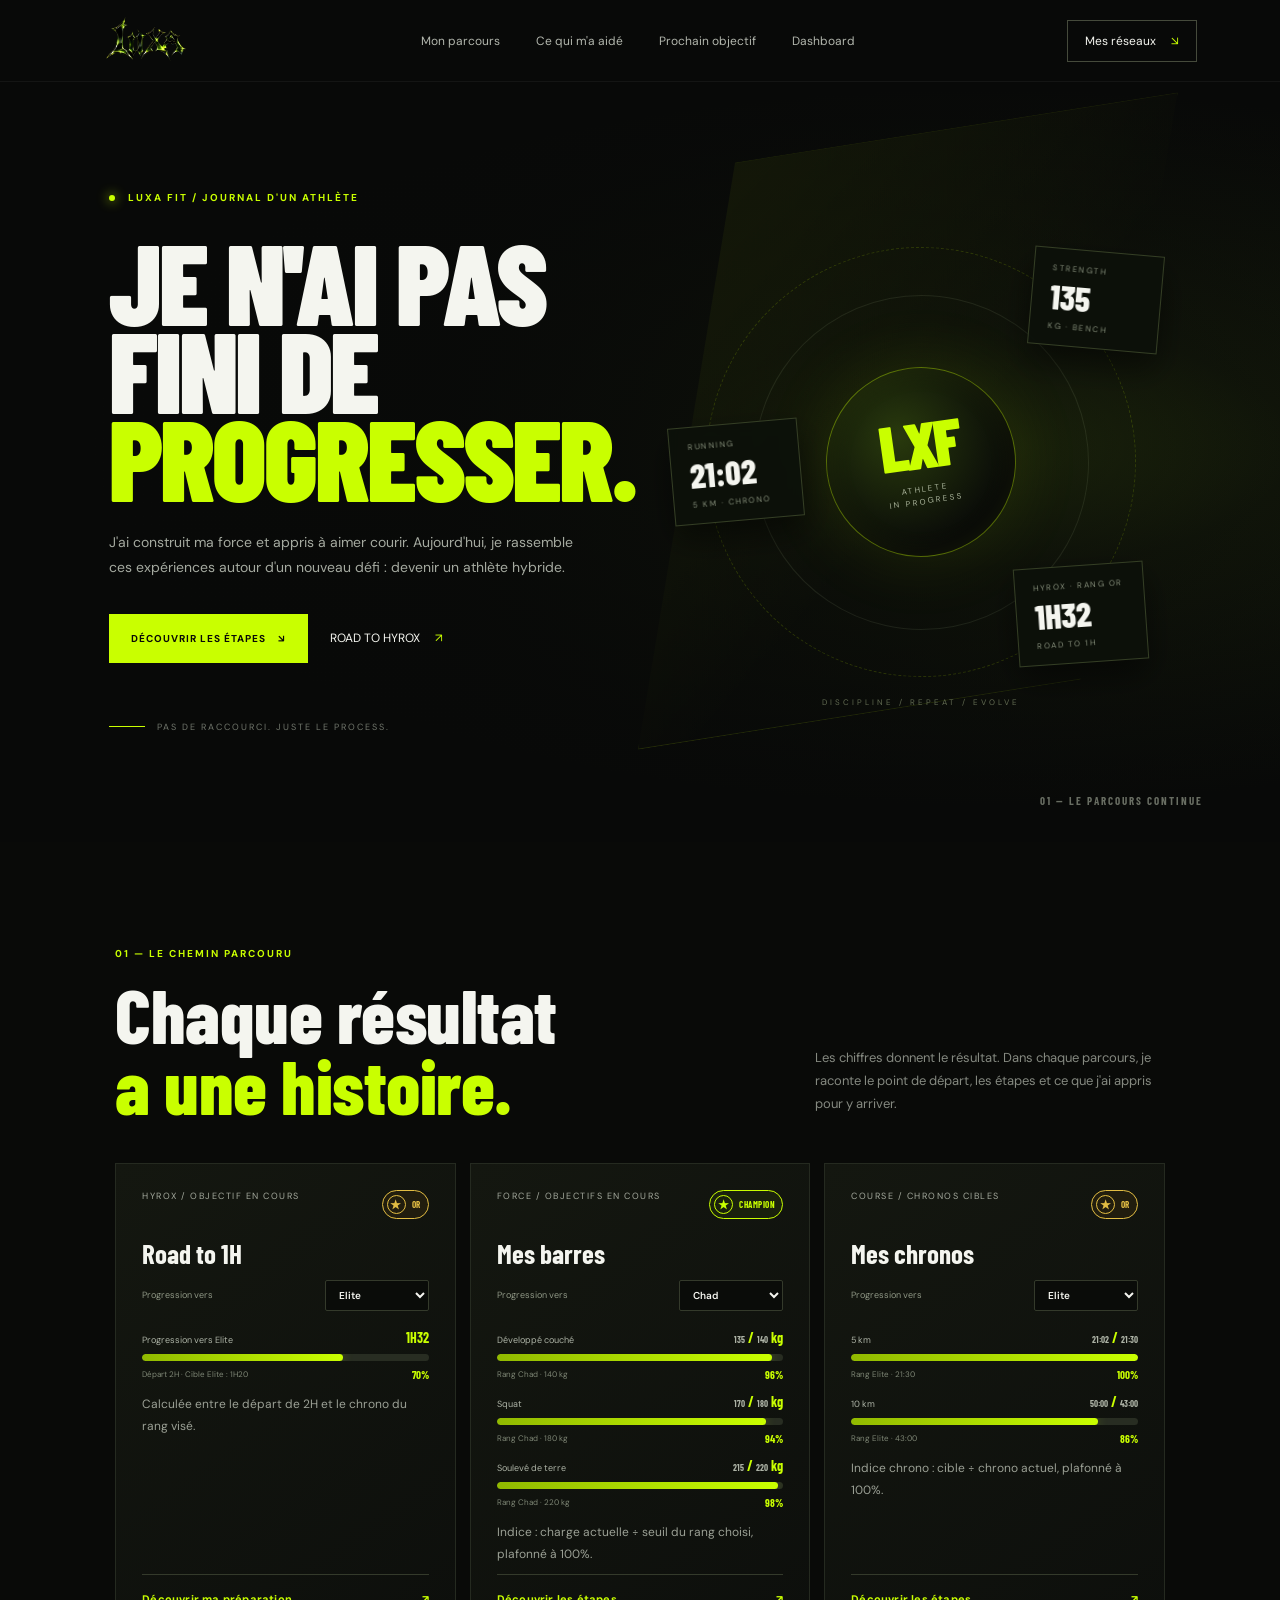
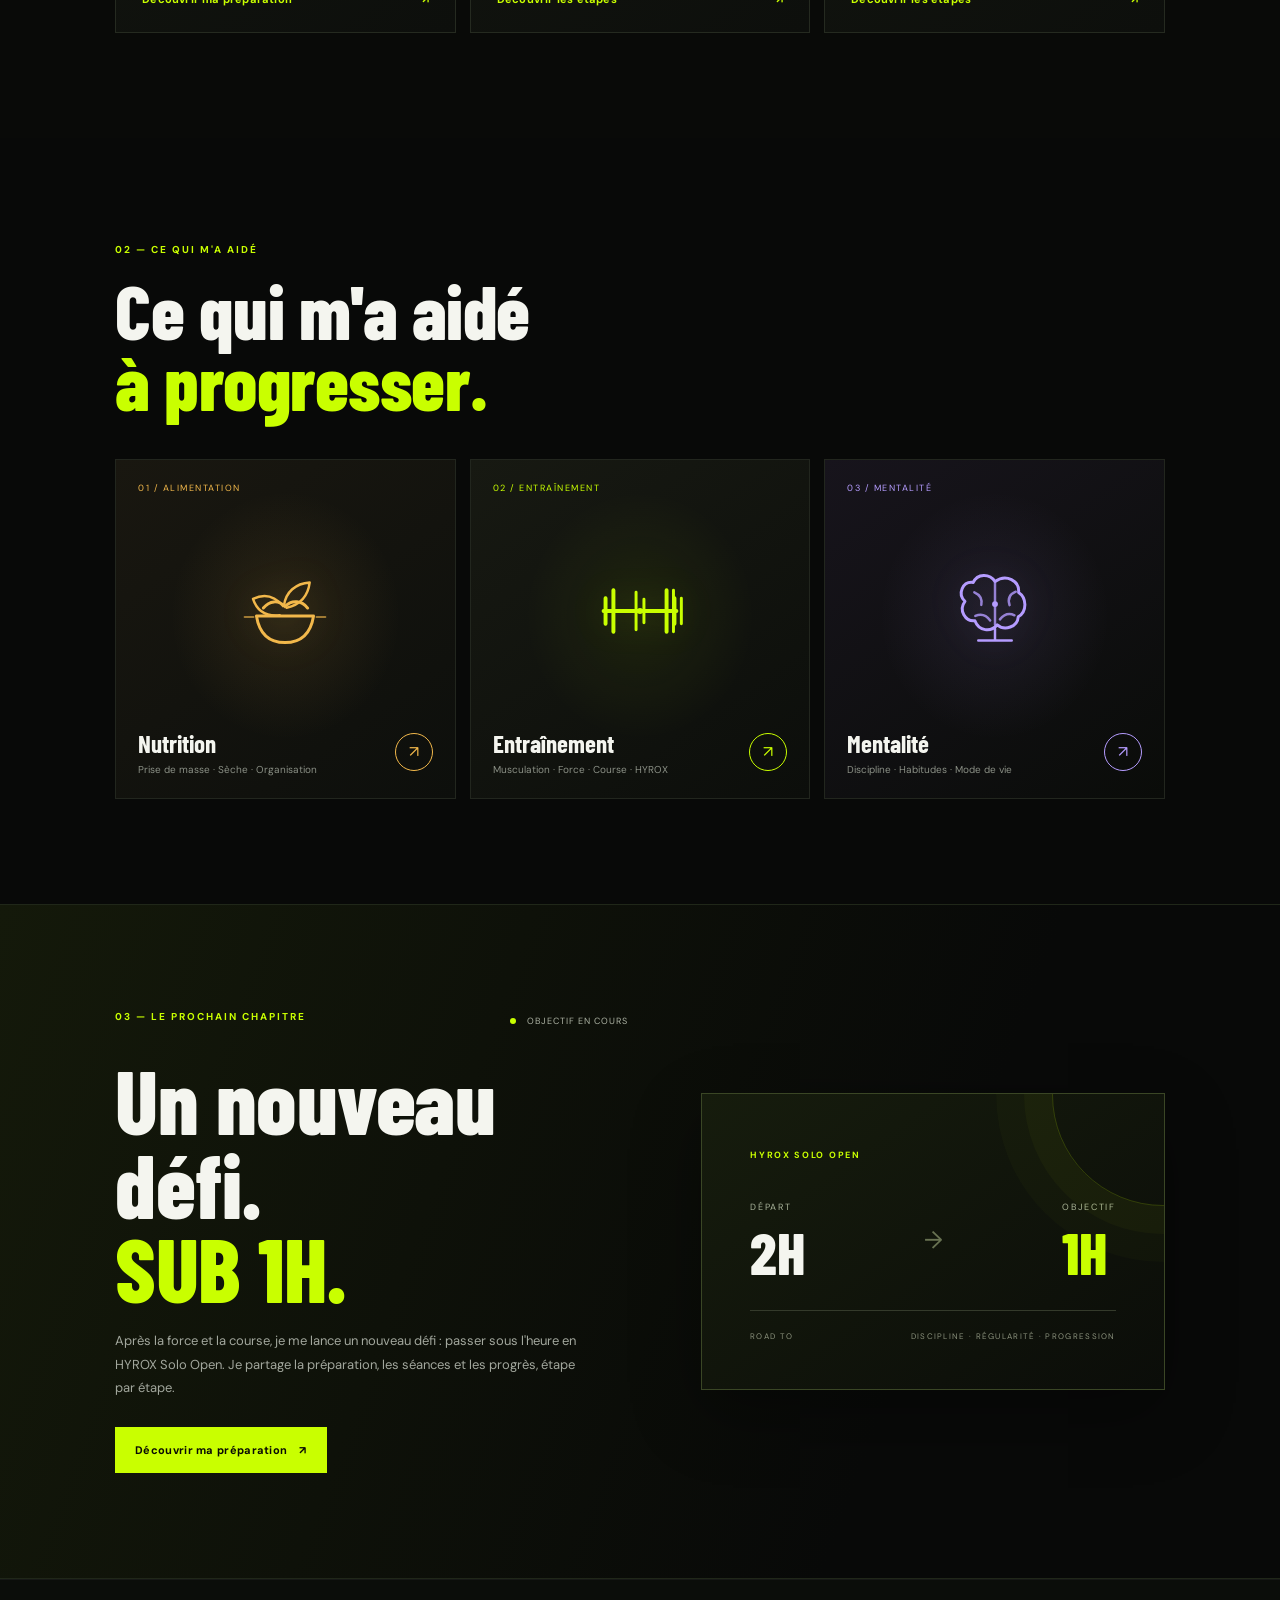
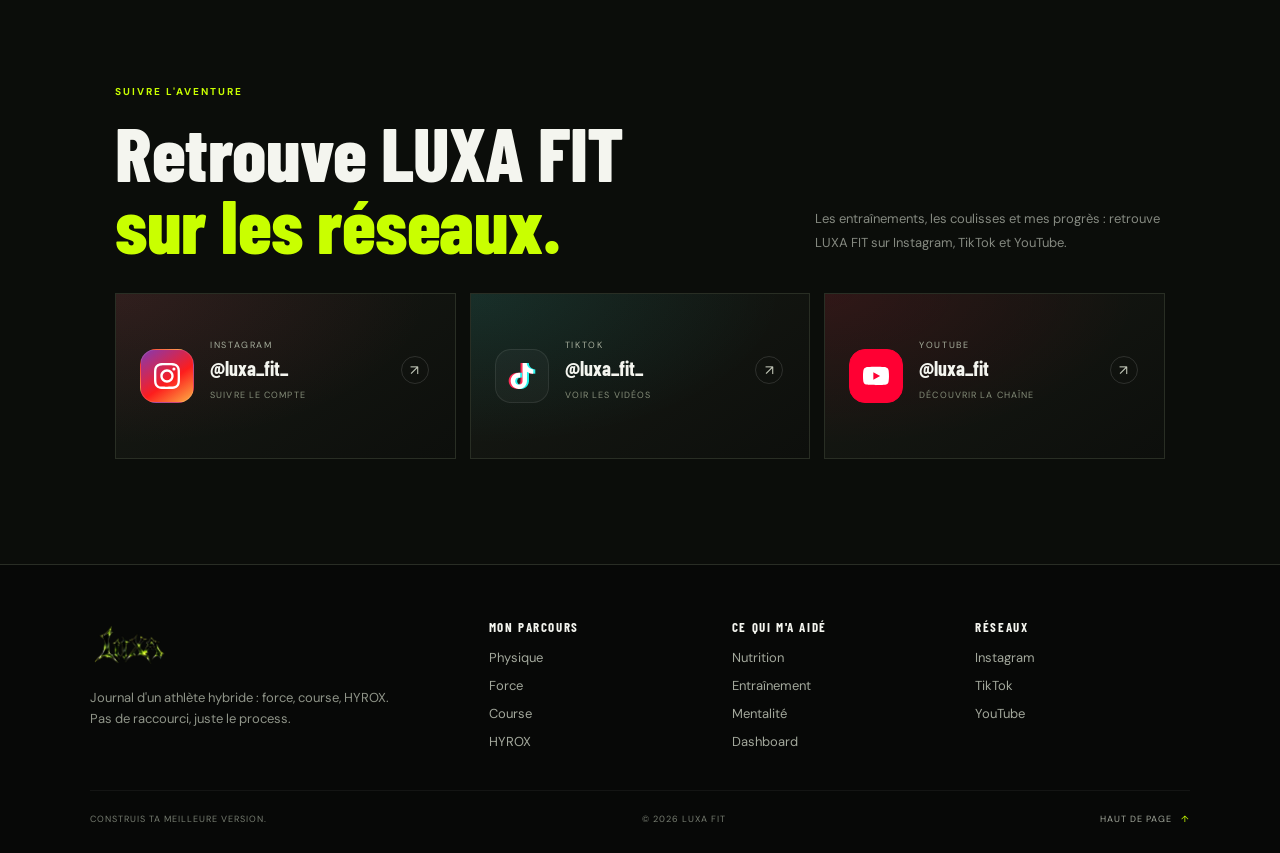
<file: index.html>
<!doctype html>
<html lang="fr" id="top">
  <head>
    <meta charset="utf-8" />
    <meta name="viewport" content="width=device-width, initial-scale=1" />
    <meta name="theme-color" content="#080908" />
    <meta
      name="description"
      content="LUXA FIT — Mon parcours pour construire un physique, développer ma force et mon endurance."
    />
    <title>LUXA FIT — Mon parcours, mes objectifs</title>
    <link rel="canonical" href="https://luxaweb.netlify.app/" />
    <meta property="og:type" content="website" />
    <meta property="og:locale" content="fr_FR" />
    <meta property="og:site_name" content="LUXA FIT" />
    <meta property="og:title" content="LUXA FIT — Mon parcours, mes objectifs" />
    <meta property="og:description" content="LUXA FIT — Mon parcours pour construire un physique, développer ma force et mon endurance." />
    <meta property="og:url" content="https://luxaweb.netlify.app/" />
    <meta property="og:image" content="https://luxaweb.netlify.app/assets/og-image.jpg" />
    <meta property="og:image:width" content="1200" />
    <meta property="og:image:height" content="630" />
    <meta name="twitter:card" content="summary_large_image" />
    <link rel="icon" type="image/png" sizes="32x32" href="assets/favicon-32.png" />
    <link rel="apple-touch-icon" href="assets/apple-touch-icon.png" />
    <link rel="manifest" href="site.webmanifest" />
    <link rel="preconnect" href="https://fonts.googleapis.com" />
    <link rel="preconnect" href="https://fonts.gstatic.com" crossorigin />
    <link rel="preload" as="image" href="assets/luxa-logo.webp" fetchpriority="high" />
    <link rel="stylesheet" href="https://fonts.googleapis.com/css2?family=Barlow+Condensed:wght@500;600;700;800;900&family=DM+Sans:wght@400;500;600;700&display=swap" />
    <script>
      try {
        if (sessionStorage.getItem("luxa-intro-seen")) document.documentElement.classList.add("intro-seen");
      } catch (e) {}
    </script>
    <link rel="stylesheet" href="css/style.css" />
  </head>
  <body>
    <a class="skip-link" href="#accueil">Aller au contenu</a>
    <div class="loader" id="loader" aria-hidden="true">
      <div class="loader-mark">
        <img src="assets/luxa-logo.webp" alt="" width="656" height="380" fetchpriority="high" />
      </div>
      <p class="loader-caption">CONSTRUIS TA MEILLEURE VERSION</p>
      <div class="loader-track"><span></span></div>
      <span class="loader-status">MON PARCOURS, MES OBJECTIFS</span>
    </div>

    <header class="header">
      <a class="brand" href="#accueil" aria-label="LUXA FIT — Accueil"
        ><img src="assets/luxa-logo-sm.webp" alt="LUXA FIT" width="320" height="185" /></a>
      <nav class="nav" aria-label="Navigation principale">
        <a href="#parcours">Mon parcours</a
        ><a href="#piliers">Ce qui m'a aidé</a
        ><a href="#hyrox">Prochain objectif</a>
        <a href="dashboard.html">Dashboard</a>
      </nav>
      <a class="header-cta" href="#youtube">Mes réseaux <span>↘</span></a>
      <button
        class="menu-toggle"
        aria-label="Ouvrir le menu"
        aria-expanded="false"
      >
        ☰
      </button>
    </header>

    <main id="accueil">
      <section class="hero hero-home">
        <div class="hero-bg"></div>
        <div class="hero-content">
          <p class="eyebrow">
            <span class="dot"></span> LUXA FIT / JOURNAL D'UN ATHLÈTE
          </p>
          <h1>JE N'AI PAS<br />FINI DE<br /><em>PROGRESSER.</em></h1>
          <p class="hero-copy">
            J'ai construit ma force et appris à aimer courir. Aujourd'hui, je
            rassemble ces expériences autour d'un nouveau défi : devenir un
            athlète hybride.
          </p>
          <div class="hero-actions">
            <a class="btn btn-primary" href="#parcours"
              >DÉCOUVRIR LES ÉTAPES <span>↘</span></a
            >
            <a class="text-link" href="#hyrox">ROAD TO HYROX <span>↗</span></a>
          </div>
          <div class="hero-note">
            <span class="line"></span> PAS DE RACCOURCI. JUSTE LE PROCESS.
          </div>
        </div>
        <div class="hero-visual" aria-label="Repères de mon parcours sportif">
          <div class="visual-orbit orbit-one"></div>
          <div class="visual-orbit orbit-two"></div>
          <div class="visual-core">
            <span>LXF</span><small>ATHLETE<br />IN PROGRESS</small>
          </div>
          <div class="visual-stamp stamp-strength">
            <small>STRENGTH</small
            ><strong data-performance-display="bench">135</strong
            ><em>KG · BENCH</em>
          </div>
          <div class="visual-stamp stamp-running">
            <small>RUNNING</small
            ><strong data-performance-display="fiveKm">21:02</strong
            ><em>5 KM · CHRONO</em>
          </div>
          <div class="visual-stamp stamp-hybrid">
            <small data-performance-rank-label="hyrox">HYROX · RANG OR</small
            ><strong data-performance-display="hyroxShort">1H32</strong
            ><em>ROAD TO 1H</em>
          </div>
          <div class="visual-bottom">DISCIPLINE / REPEAT / EVOLVE</div>
        </div>
        <div class="hero-index">01 — LE PARCOURS CONTINUE</div>
      </section>
      <section class="journey section" id="parcours">
        <div class="section-heading">
          <div>
            <p class="eyebrow">01 — LE CHEMIN PARCOURU</p>
            <h2>Chaque résultat<br /><em>a une histoire.</em></h2>
          </div>
          <p class="section-intro">
            Les chiffres donnent le résultat. Dans chaque parcours, je raconte
            le point de départ, les étapes et ce que j'ai appris pour y arriver.
          </p>
        </div>
        <div
          class="journey-grid"
          data-mobile-carousel="journey-cards"
          aria-label="Parcours sportifs"
        >
          <article
            class="journey-card"
            data-rank-system="hyrox"
            data-current-rank-order="2"
            data-current-seconds="5520"
            data-start-seconds="7200"
          >
            <div class="journey-card-top">
              <span class="card-number">HYROX / OBJECTIF EN COURS</span
              ><span
                class="rank-logo rank-or"
                data-performance-rank-badge="hyrox"
                role="img"
                aria-label="Rang actuel : Or"
                ><span class="rank-logo-mark" aria-hidden="true">★</span
                ><span class="rank-logo-name" data-performance-rank-name="hyrox"
                  >Or</span
                ></span
              >
            </div>
            <h3>Road to 1H</h3>
            <label class="rank-target-control"
              ><span>Progression vers</span
              ><select data-rank-select aria-label="Rang HYROX cible">
                <option value="bronze" data-rank-order="0">Bronze</option>
                <option value="argent" data-rank-order="1">Argent</option>
                <option
                  value="or"
                  data-rank-order="2"
                  data-target-time="1:45:00"
                >
                  Or
                </option>
                <option
                  value="elite"
                  data-rank-order="3"
                  data-target-time="1:20:00"
                  selected
                >
                  Elite
                </option>
                <option
                  value="champion"
                  data-rank-order="4"
                  data-target-time="1:10:00"
                >
                  Champion
                </option>
                <option
                  value="chad"
                  data-rank-order="5"
                  data-target-time="1:00:00"
                >
                  Chad
                </option>
              </select></label
            >
            <div class="progress-list">
              <div class="progress-item">
                <div class="progress-heading">
                  <span data-rank-heading>Progression vers Elite</span
                  ><strong data-performance-current="hyrox">1H32</strong>
                </div>
                <div
                  class="progress-track"
                  data-rank-progress
                  role="progressbar"
                  aria-label="Progression HYROX vers le rang Elite"
                  aria-valuemin="0"
                  aria-valuemax="100"
                  aria-valuenow="70"
                  aria-valuetext="Chrono actuel : 1 heure 32. Progression vers Elite : 70 pour cent."
                >
                  <span data-rank-fill style="--progress: 70%"></span>
                </div>
                <div class="progress-meta">
                  <span data-rank-target-label
                    >Départ : 2H · Cible Elite : 1H20</span
                  ><b data-rank-percent>70%</b>
                </div>
              </div>
            </div>
            <p class="progress-note">
              Calculée entre le départ de 2H et le chrono du rang visé.
            </p>
            <a href="training.html" class="text-link"
              >Découvrir ma préparation <span>↗</span></a
            >
          </article>
          <article class="journey-card" data-rank-system="strength">
            <div class="journey-card-top">
              <span class="card-number">FORCE / OBJECTIFS EN COURS</span
              ><span
                class="rank-logo rank-champion"
                data-performance-rank-badge="strength"
                role="img"
                aria-label="Rang actuel : Champion"
                ><span class="rank-logo-mark" aria-hidden="true">★</span
                ><span
                  class="rank-logo-name"
                  data-performance-rank-name="strength"
                  >Champion</span
                ></span
              >
            </div>
            <h3>Mes barres</h3>
            <label class="rank-target-control"
              ><span>Progression vers</span
              ><select data-rank-select aria-label="Rang cible en force">
                <option
                  value="bronze"
                  data-bench="70"
                  data-squat="90"
                  data-deadlift="110"
                >
                  Bronze
                </option>
                <option
                  value="argent"
                  data-bench="90"
                  data-squat="115"
                  data-deadlift="145"
                >
                  Argent
                </option>
                <option
                  value="or"
                  data-bench="105"
                  data-squat="135"
                  data-deadlift="165"
                >
                  Or
                </option>
                <option
                  value="elite"
                  data-bench="120"
                  data-squat="150"
                  data-deadlift="185"
                >
                  Elite
                </option>
                <option
                  value="champion"
                  data-bench="130"
                  data-squat="160"
                  data-deadlift="200"
                >
                  Champion
                </option>
                <option
                  value="chad"
                  data-bench="140"
                  data-squat="180"
                  data-deadlift="220"
                  selected
                >
                  Chad
                </option>
              </select></label
            >
            <div class="progress-list">
              <div
                class="progress-item"
                data-rank-metric="bench"
                data-current-value="135"
              >
                <div class="progress-heading">
                  <span>Développé couché</span
                  ><strong
                    ><span data-performance-current>135</span> /
                    <span data-rank-target-value>140</span> kg</strong
                  >
                </div>
                <div
                  class="progress-track"
                  data-rank-progress
                  role="progressbar"
                  aria-label="Développé couché : 135 sur 140 kg, rang Chad"
                  aria-valuemin="0"
                  aria-valuemax="100"
                  aria-valuenow="96"
                  aria-valuetext="135 kg sur 140 kg, 96 pour cent vers Chad"
                >
                  <span data-rank-fill style="--progress: 96%"></span>
                </div>
                <div class="progress-meta">
                  <span data-rank-target-label>Rang Chad · 140 kg</span
                  ><b data-rank-percent>96%</b>
                </div>
              </div>
              <div
                class="progress-item"
                data-rank-metric="squat"
                data-current-value="170"
              >
                <div class="progress-heading">
                  <span>Squat</span
                  ><strong
                    ><span data-performance-current>170</span> /
                    <span data-rank-target-value>180</span> kg</strong
                  >
                </div>
                <div
                  class="progress-track"
                  data-rank-progress
                  role="progressbar"
                  aria-label="Squat : 170 sur 180 kg, rang Chad"
                  aria-valuemin="0"
                  aria-valuemax="100"
                  aria-valuenow="94"
                  aria-valuetext="170 kg sur 180 kg, 94 pour cent vers Chad"
                >
                  <span data-rank-fill style="--progress: 94%"></span>
                </div>
                <div class="progress-meta">
                  <span data-rank-target-label>Rang Chad · 180 kg</span
                  ><b data-rank-percent>94%</b>
                </div>
              </div>
              <div
                class="progress-item"
                data-rank-metric="deadlift"
                data-current-value="215"
              >
                <div class="progress-heading">
                  <span>Soulevé de terre</span
                  ><strong
                    ><span data-performance-current>215</span> /
                    <span data-rank-target-value>220</span> kg</strong
                  >
                </div>
                <div
                  class="progress-track"
                  data-rank-progress
                  role="progressbar"
                  aria-label="Soulevé de terre : 215 sur 220 kg, rang Chad"
                  aria-valuemin="0"
                  aria-valuemax="100"
                  aria-valuenow="98"
                  aria-valuetext="215 kg sur 220 kg, 98 pour cent vers Chad"
                >
                  <span data-rank-fill style="--progress: 98%"></span>
                </div>
                <div class="progress-meta">
                  <span data-rank-target-label>Rang Chad · 220 kg</span
                  ><b data-rank-percent>98%</b>
                </div>
              </div>
            </div>
            <p class="progress-note">
              Indice : charge actuelle ÷ seuil du rang choisi, plafonné à 100%.
            </p>
            <a href="force.html" class="text-link"
              >Découvrir les étapes <span>↗</span></a
            >
          </article>
          <article class="journey-card" data-rank-system="running">
            <div class="journey-card-top">
              <span class="card-number">COURSE / CHRONOS CIBLES</span
              ><span
                class="rank-logo rank-or"
                data-performance-rank-badge="running"
                role="img"
                aria-label="Rang actuel : Or"
                ><span class="rank-logo-mark" aria-hidden="true">★</span
                ><span
                  class="rank-logo-name"
                  data-performance-rank-name="running"
                  >Or</span
                ></span
              >
            </div>
            <h3>Mes chronos</h3>
            <label class="rank-target-control"
              ><span>Progression vers</span
              ><select
                data-rank-select
                aria-label="Rang cible en course à pied"
              >
                <option value="bronze" data-five-km="30:00" data-ten-km="60:00">
                  Bronze
                </option>
                <option value="argent" data-five-km="27:00" data-ten-km="54:00">
                  Argent
                </option>
                <option value="or" data-five-km="23:00" data-ten-km="50:00">
                  Or
                </option>
                <option
                  value="elite"
                  data-five-km="21:30"
                  data-ten-km="43:00"
                  selected
                >
                  Elite
                </option>
                <option
                  value="champion"
                  data-five-km="19:00"
                  data-ten-km="38:00"
                >
                  Champion
                </option>
                <option
                  value="chad"
                  data-five-km="17:59"
                  data-ten-km="35:59"
                  data-five-km-label="Sous 18:00"
                  data-ten-km-label="Sous 36:00"
                >
                  Chad
                </option>
              </select></label
            >
            <div class="progress-list">
              <div
                class="progress-item"
                data-rank-metric="fiveKm"
                data-current-time="21:02"
              >
                <div class="progress-heading">
                  <span>5 km</span
                  ><strong
                    ><span data-performance-current>21:02</span> /
                    <span data-rank-target-value>21:30</span></strong
                  >
                </div>
                <div
                  class="progress-track"
                  data-rank-progress
                  role="progressbar"
                  aria-label="5 kilomètres vers le rang Elite"
                  aria-valuemin="0"
                  aria-valuemax="100"
                  aria-valuenow="100"
                  aria-valuetext="21 minutes 2 secondes, progression vers le rang Elite"
                >
                  <span data-rank-fill style="--progress: 100%"></span>
                </div>
                <div class="progress-meta">
                  <span data-rank-target-label>Rang Elite · 21:30</span
                  ><b data-rank-percent>100%</b>
                </div>
              </div>
              <div
                class="progress-item"
                data-rank-metric="tenKm"
                data-current-time="50:00"
              >
                <div class="progress-heading">
                  <span>10 km</span
                  ><strong
                    ><span data-performance-current>50:00</span> /
                    <span data-rank-target-value>43:00</span></strong
                  >
                </div>
                <div
                  class="progress-track"
                  data-rank-progress
                  role="progressbar"
                  aria-label="10 kilomètres vers le rang Elite"
                  aria-valuemin="0"
                  aria-valuemax="100"
                  aria-valuenow="86"
                  aria-valuetext="50 minutes, progression vers le rang Elite"
                >
                  <span data-rank-fill style="--progress: 86%"></span>
                </div>
                <div class="progress-meta">
                  <span data-rank-target-label>Rang Elite · 43:00</span
                  ><b data-rank-percent>86%</b>
                </div>
              </div>
            </div>
            <p class="progress-note">
              Indice chrono : cible ÷ chrono actuel, plafonné à 100%.
            </p>
            <a href="course.html" class="text-link"
              >Découvrir les étapes <span>↗</span></a
            >
          </article>
        </div>
      </section>

      <section class="pillars section" id="piliers">
        <div class="section-heading">
          <div>
            <p class="eyebrow">02 — CE QUI M'A AIDÉ</p>
            <h2>Ce qui m'a aidé<br /><em>à progresser.</em></h2>
          </div>
        </div>
        <div
          class="pillar-grid"
          data-mobile-carousel="pillars"
          aria-label="Les piliers pour progresser"
        >
          <a class="pillar-card nutrition" href="nutrition.html"
            ><span class="card-number">01 / ALIMENTATION</span>
            <div class="card-art art-nutrition" aria-hidden="true">
              <img class="card-logo" src="assets/nutrition-mark.svg" alt="" />
            </div>
            <div class="card-bottom">
              <div>
                <h3>Nutrition</h3>
                <p>Prise de masse · Sèche · Organisation</p>
              </div>
              <span class="circle-arrow">↗</span>
            </div></a
          >
          <a class="pillar-card training" href="training.html"
            ><span class="card-number">02 / ENTRAÎNEMENT</span>
            <div class="card-art art-training" aria-hidden="true">
              <img class="card-logo" src="assets/training-mark.svg" alt="" />
            </div>
            <div class="card-bottom">
              <div>
                <h3>Entraînement</h3>
                <p>Musculation · Force · Course · HYROX</p>
              </div>
              <span class="circle-arrow">↗</span>
            </div></a
          >
          <a class="pillar-card mindset" href="mentalite.html"
            ><span class="card-number">03 / MENTALITÉ</span>
            <div class="card-art art-mindset" aria-hidden="true">
              <img class="card-logo" src="assets/mindset-mark.svg" alt="" />
            </div>
            <div class="card-bottom">
              <div>
                <h3>Mentalité</h3>
                <p>Discipline · Habitudes · Mode de vie</p>
              </div>
              <span class="circle-arrow">↗</span>
            </div></a
          >
        </div>
      </section>

      <section class="hyrox next-chapter section" id="hyrox">
        <div class="next-chapter-copy">
          <div class="hyrox-top">
            <p class="eyebrow">03 — LE PROCHAIN CHAPITRE</p>
            <span class="live-tag"><i></i> OBJECTIF EN COURS</span>
          </div>
          <h2>Un nouveau défi.<br /><em>SUB 1H.</em></h2>
          <p class="hyrox-desc">
            Après la force et la course, je me lance un nouveau défi : passer
            sous l'heure en HYROX Solo Open. Je partage la préparation, les
            séances et les progrès, étape par étape.
          </p>
          <a class="btn btn-primary" href="training.html"
            >Découvrir ma préparation <span>↗</span></a
          >
        </div>
        <div
          class="hyrox-scoreboard"
          aria-label="Départ et objectif HYROX Solo Open"
        >
          <span class="scoreboard-label">HYROX SOLO OPEN</span>
          <div class="scoreboard-times">
            <div><small>DÉPART</small><strong>2H</strong></div>
            <span aria-hidden="true">→</span>
            <div class="scoreboard-target">
              <small>OBJECTIF</small><strong>1H</strong>
            </div>
          </div>
          <div class="scoreboard-footer">
            <span>ROAD TO</span
            ><span>DISCIPLINE · RÉGULARITÉ · PROGRESSION</span>
          </div>
        </div>
      </section>

      <section class="socials section" id="youtube">
        <div class="socials-heading">
          <div>
            <p class="eyebrow">SUIVRE L'AVENTURE</p>
            <h2>Retrouve LUXA FIT<br /><em>sur les réseaux.</em></h2>
          </div>
          <p class="section-intro">
            Les entraînements, les coulisses et mes progrès : retrouve LUXA FIT
            sur Instagram, TikTok et YouTube.
          </p>
        </div>
        <div
          class="social-links"
          data-mobile-carousel="social-links"
          aria-label="Réseaux sociaux LUXA FIT"
        >
          <a
            class="social-card social-instagram"
            href="https://www.instagram.com/luxa_fit_/"
            target="_blank"
            rel="noopener noreferrer"
            aria-label="Ouvrir Instagram LUXA FIT dans un nouvel onglet"
            ><span class="social-icon"
              ><img src="assets/instagram-mark.svg" alt="" /></span
            ><span class="social-copy"
              ><span class="social-name">INSTAGRAM</span
              ><strong>@luxa_fit_</strong
              ><span class="social-action">Suivre le compte</span></span
            ><span class="social-arrow" aria-hidden="true">↗</span></a
          >
          <a
            class="social-card social-tiktok"
            href="https://www.tiktok.com/@luxa_fit_"
            target="_blank"
            rel="noopener noreferrer"
            aria-label="Ouvrir TikTok LUXA FIT dans un nouvel onglet"
            ><span class="social-icon"
              ><img src="assets/tiktok-mark.svg" alt="" /></span
            ><span class="social-copy"
              ><span class="social-name">TIKTOK</span><strong>@luxa_fit_</strong
              ><span class="social-action">Voir les vidéos</span></span
            ><span class="social-arrow" aria-hidden="true">↗</span></a
          >
          <a
            class="social-card social-youtube"
            href="https://www.youtube.com/@luxa_fit"
            target="_blank"
            rel="noopener noreferrer"
            aria-label="Ouvrir YouTube LUXA FIT dans un nouvel onglet"
            ><span class="social-icon"
              ><img src="assets/youtube-mark.svg" alt="" /></span
            ><span class="social-copy"
              ><span class="social-name">YOUTUBE</span><strong>@luxa_fit</strong
              ><span class="social-action">Découvrir la chaîne</span></span
            ><span class="social-arrow" aria-hidden="true">↗</span></a
          >
        </div>
      </section>
    </main>
    <footer class="footer">
      <div class="footer-top">
        <div class="footer-brand">
          <a class="brand" href="#accueil" aria-label="LUXA FIT — Accueil"
            ><img src="assets/luxa-logo-sm.webp" alt="LUXA FIT" width="320" height="185" loading="lazy" decoding="async"
          /></a>
          <p>Journal d'un athlète hybride : force, course, HYROX. Pas de raccourci, juste le process.</p>
        </div>
        <nav class="footer-nav" aria-label="Plan du site">
          <div>
            <span class="footer-title">Mon parcours</span>
            <a href="physique.html">Physique</a><a href="force.html">Force</a><a href="course.html">Course</a><a href="hyrox.html">HYROX</a>
          </div>
          <div>
            <span class="footer-title">Ce qui m'a aidé</span>
            <a href="nutrition.html">Nutrition</a><a href="training.html">Entraînement</a><a href="mentalite.html">Mentalité</a><a href="dashboard.html">Dashboard</a>
          </div>
          <div>
            <span class="footer-title">Réseaux</span>
            <a href="https://www.instagram.com/luxa_fit_/" target="_blank" rel="noopener noreferrer">Instagram</a><a href="https://www.tiktok.com/@luxa_fit_" target="_blank" rel="noopener noreferrer">TikTok</a><a href="https://www.youtube.com/@luxa_fit" target="_blank" rel="noopener noreferrer">YouTube</a>
          </div>
        </nav>
      </div>
      <div class="footer-bottom">
        <span>CONSTRUIS TA MEILLEURE VERSION.</span><span>© <span data-year>2026</span> LUXA FIT</span>
        <a class="back-to-top" href="#top">Haut de page <span aria-hidden="true">↑</span></a>
      </div>
    </footer>
    <script src="js/performance.js"></script>
    <script src="js/main.js"></script>
    <script src="js/mobile-carousels.js"></script>
  </body>
</html>
</file>
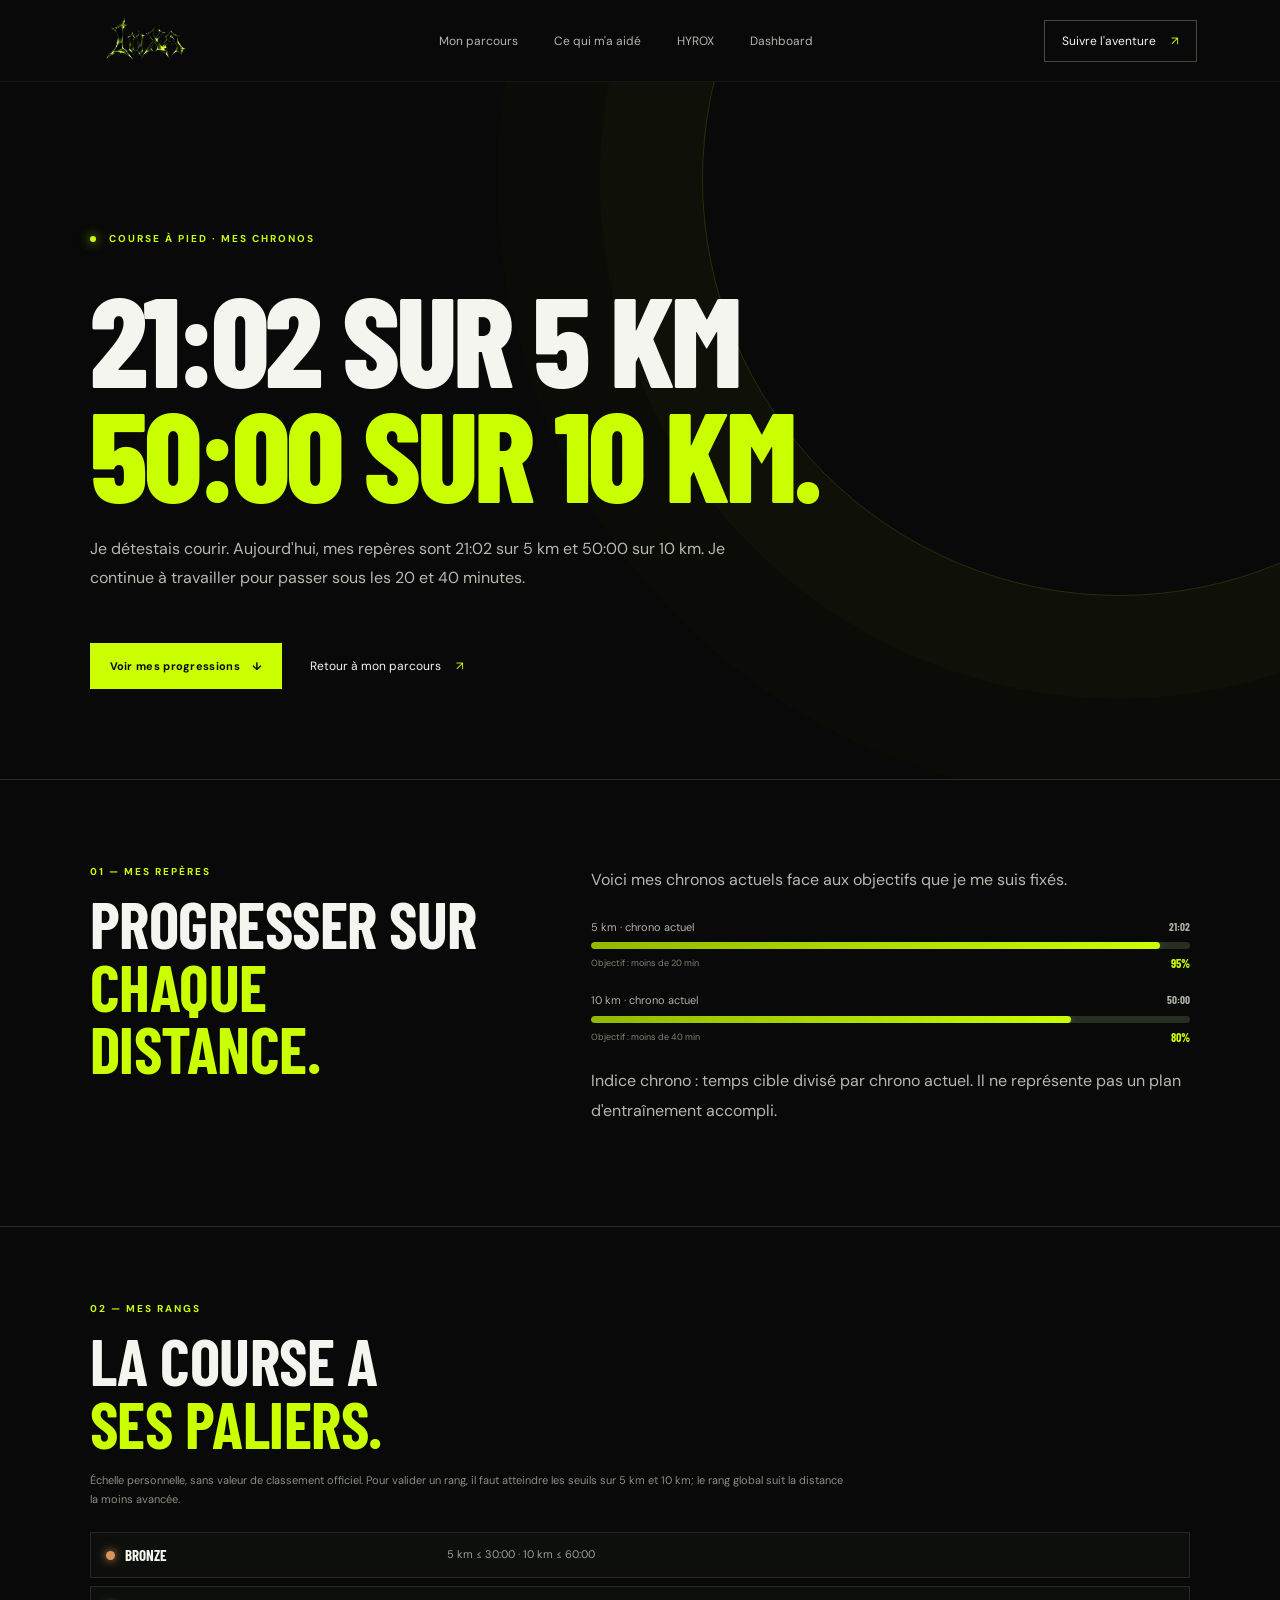
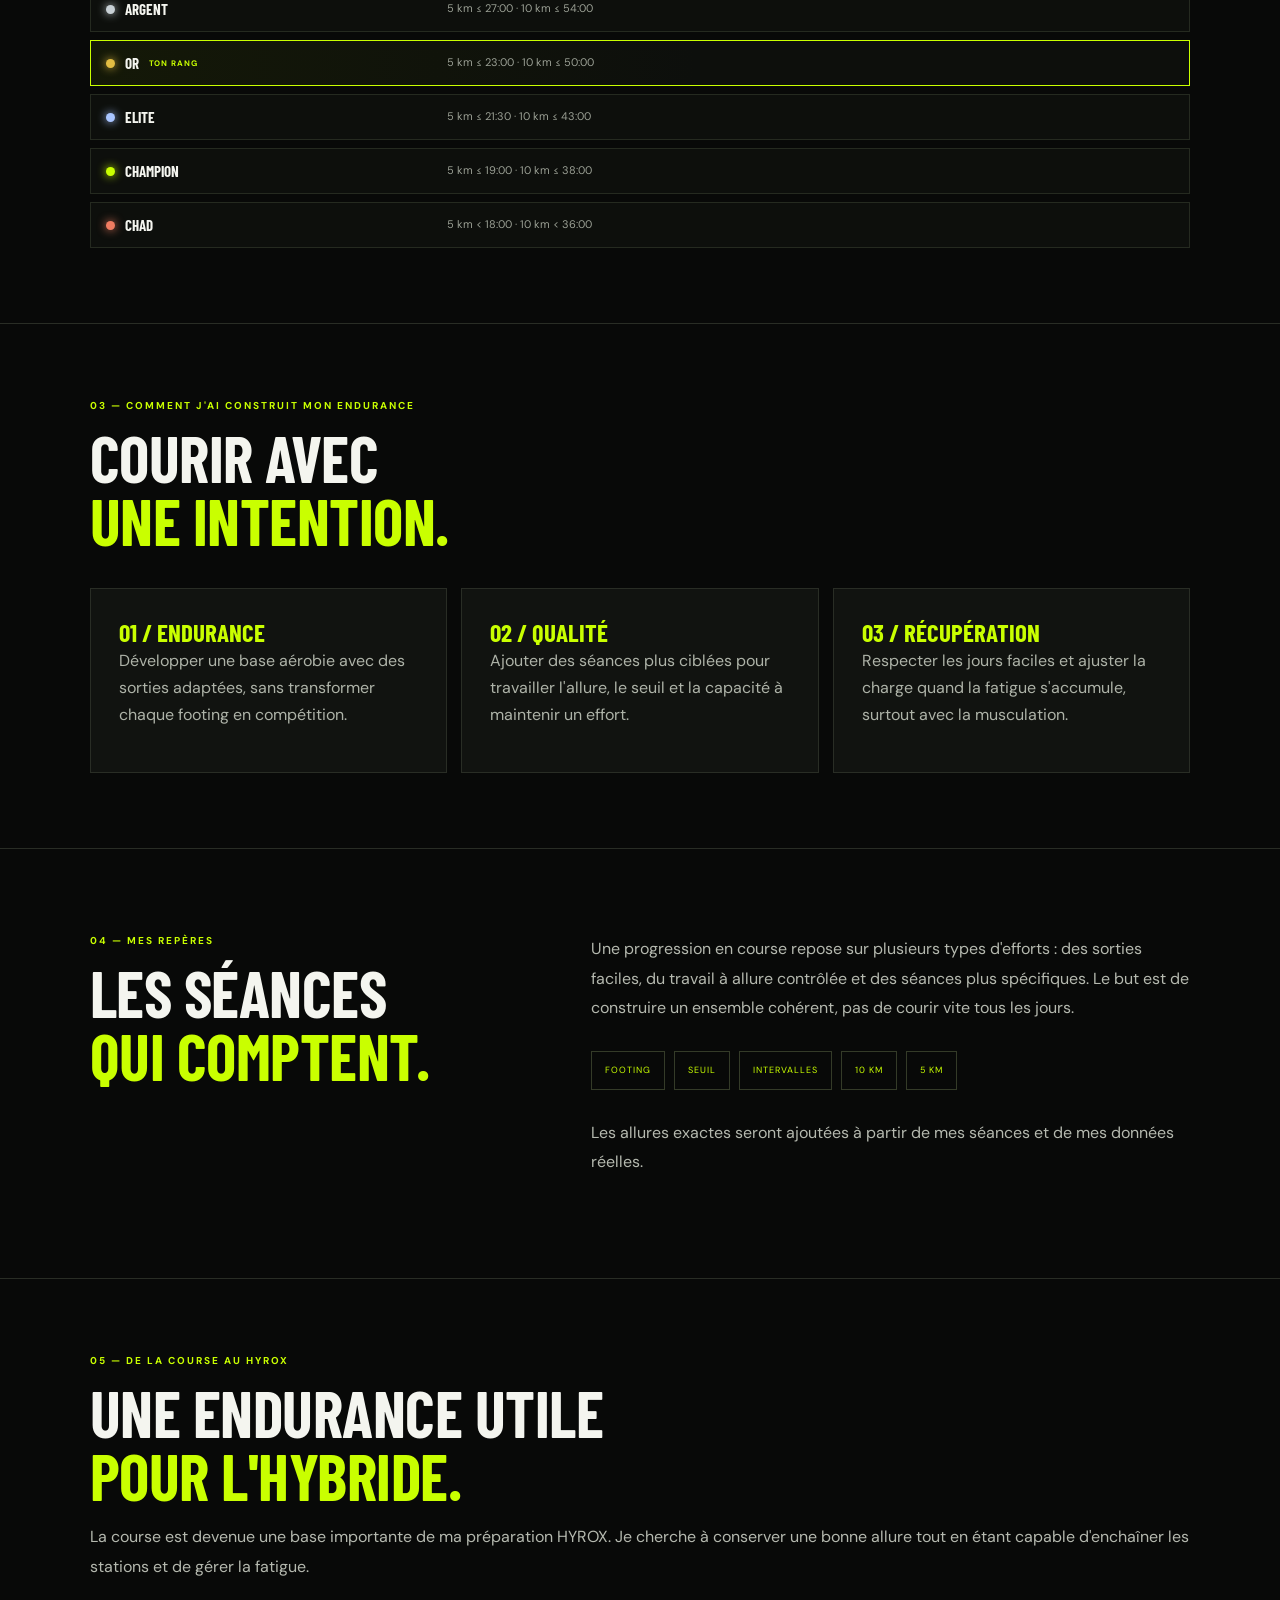
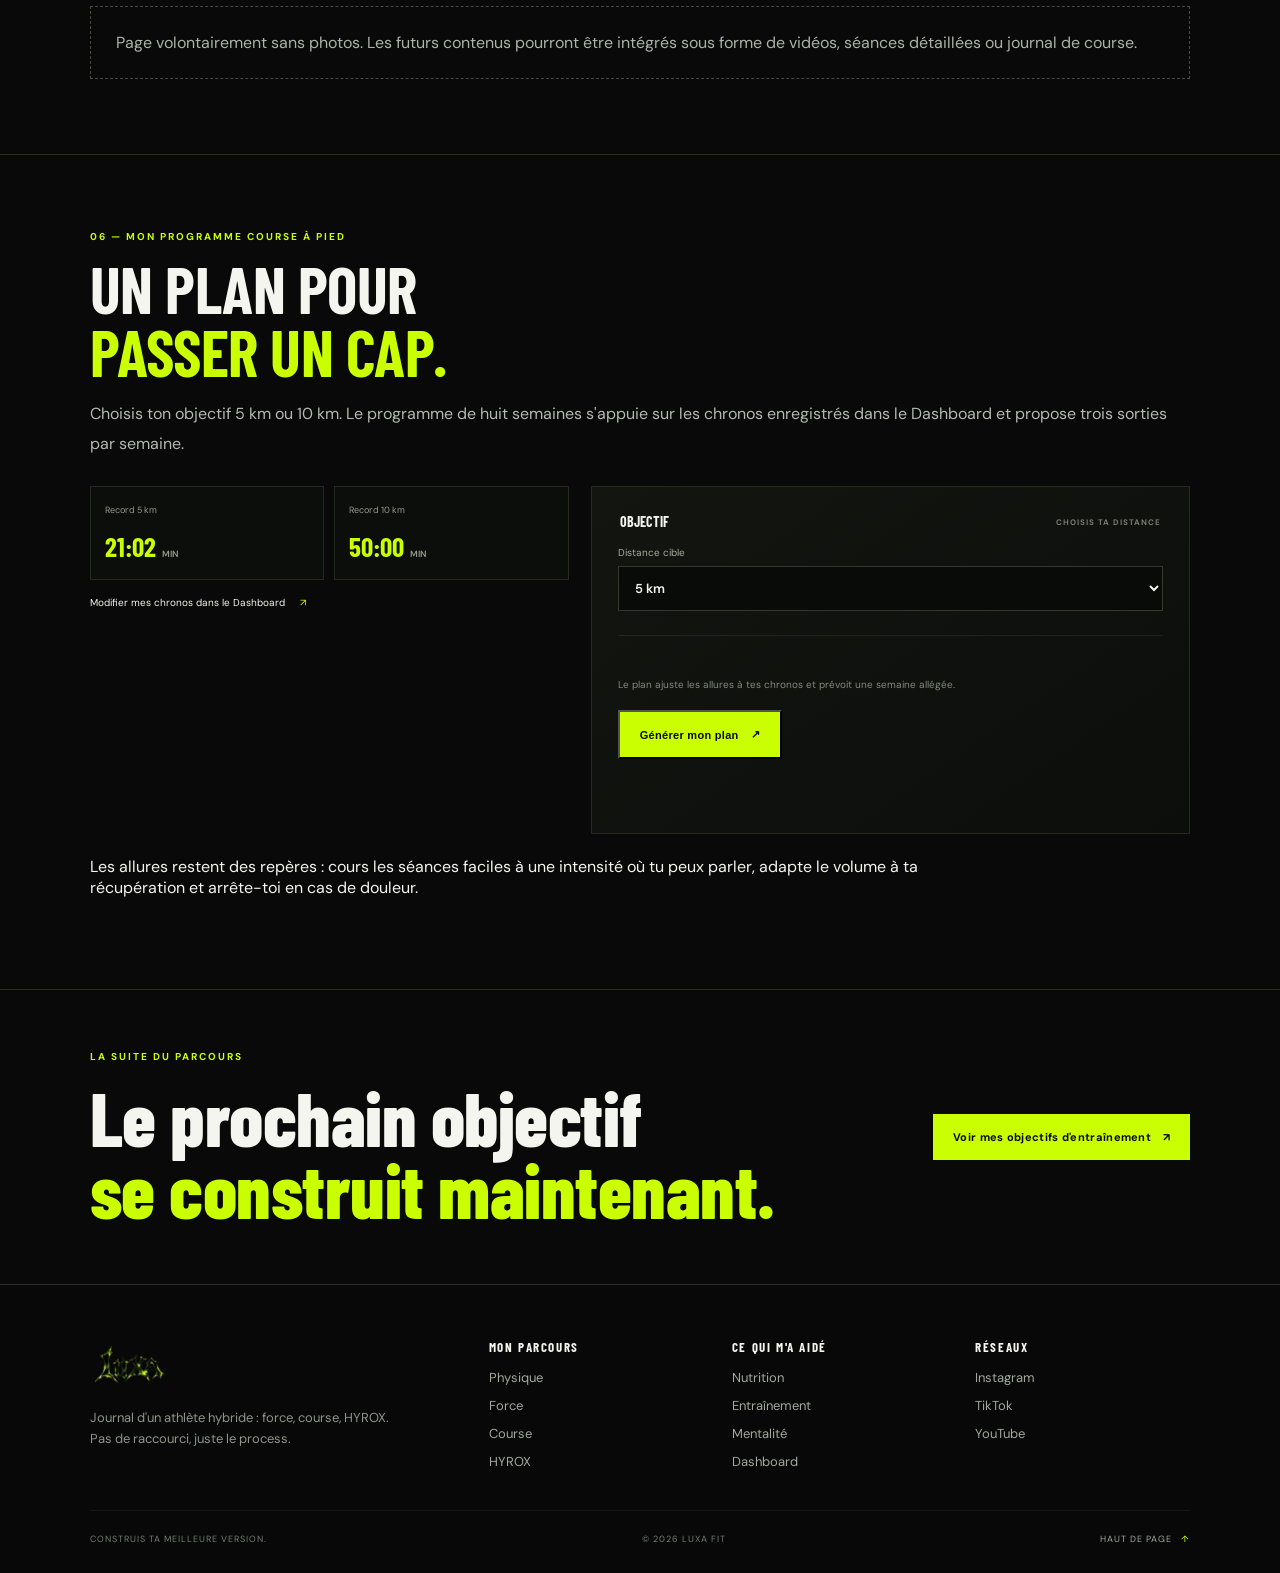
<file: course.html>
<!doctype html>
<html lang="fr" id="top">
  <head>
    <meta charset="utf-8" />
    <meta name="viewport" content="width=device-width, initial-scale=1" />
    <meta name="theme-color" content="#080908" />
    <meta
      name="description"
      content="Mes chronos actuels et mes objectifs sur 5 km et 10 km, avec des repères de progression."
    />
    <title>Mes chronos sur 5 km et 10 km — LUXA FIT</title>
    <link rel="canonical" href="https://luxaweb.netlify.app/course" />
    <meta property="og:type" content="website" />
    <meta property="og:locale" content="fr_FR" />
    <meta property="og:site_name" content="LUXA FIT" />
    <meta property="og:title" content="Mes chronos sur 5 km et 10 km — LUXA FIT" />
    <meta property="og:description" content="Mes chronos actuels et mes objectifs sur 5 km et 10 km, avec des repères de progression." />
    <meta property="og:url" content="https://luxaweb.netlify.app/course" />
    <meta property="og:image" content="https://luxaweb.netlify.app/assets/og-image.jpg" />
    <meta property="og:image:width" content="1200" />
    <meta property="og:image:height" content="630" />
    <meta name="twitter:card" content="summary_large_image" />
    <link rel="icon" type="image/png" sizes="32x32" href="assets/favicon-32.png" />
    <link rel="apple-touch-icon" href="assets/apple-touch-icon.png" />
    <link rel="manifest" href="site.webmanifest" />
    <link rel="preconnect" href="https://fonts.googleapis.com" />
    <link rel="preconnect" href="https://fonts.gstatic.com" crossorigin />
    <link rel="preload" as="image" href="assets/luxa-logo.webp" fetchpriority="high" />
    <link rel="stylesheet" href="https://fonts.googleapis.com/css2?family=Barlow+Condensed:wght@500;600;700;800;900&family=DM+Sans:wght@400;500;600;700&display=swap" />
    <script>
      try {
        if (sessionStorage.getItem("luxa-intro-seen")) document.documentElement.classList.add("intro-seen");
      } catch (e) {}
    </script>
    <link rel="stylesheet" href="css/style.css" />
  </head>
  <body>
    <a class="skip-link" href="#contenu">Aller au contenu</a>
    <div class="loader" id="loader" aria-hidden="true">
      <div class="loader-mark">
        <img src="assets/luxa-logo.webp" alt="" width="656" height="380" fetchpriority="high" />
      </div>
      <p class="loader-caption">CONSTRUIS TA MEILLEURE VERSION</p>
      <div class="loader-track"><span></span></div>
      <span class="loader-status">MON PARCOURS, MES OBJECTIFS</span>
    </div>
    <header class="header">
      <a class="brand" href="index.html" aria-label="LUXA FIT — Accueil"
        ><img src="assets/luxa-logo-sm.webp" alt="LUXA FIT" width="320" height="185" /></a>
      <nav class="nav" aria-label="Navigation principale">
        <a href="index.html#parcours">Mon parcours</a
        ><a href="index.html#piliers">Ce qui m'a aidé</a
        ><a href="index.html#hyrox">HYROX</a
        ><a href="dashboard.html">Dashboard</a>
      </nav>
      <a class="header-cta" href="index.html#youtube"
        >Suivre l'aventure <span>↗</span></a
      ><button
        class="menu-toggle"
        aria-label="Ouvrir le menu"
        aria-expanded="false"
      >
        ☰
      </button>
    </header>
    <main id="contenu">
      <section class="detail-page-hero">
        <p class="eyebrow">
          <span class="dot"></span> COURSE À PIED · MES CHRONOS
        </p>
        <h1>
          <span data-performance-display="fiveKm">21:02</span> SUR 5 KM<br /><em
            ><span data-performance-display="tenKm">50:00</span> SUR 10 KM.</em
          >
        </h1>
        <p>
          Je détestais courir. Aujourd'hui, mes repères sont
          <span data-performance-display="fiveKm">21:02</span> sur 5 km et
          <span data-performance-display="tenKm">50:00</span> sur 10 km. Je
          continue à travailler pour passer sous les 20 et 40 minutes.
        </p>
        <div class="hero-actions">
          <a class="btn btn-primary" href="#progression"
            >Voir mes progressions <span>↓</span></a
          ><a class="text-link" href="index.html"
            >Retour à mon parcours <span>↗</span></a
          >
        </div>
      </section>
      <section class="detail-columns" id="progression">
        <div>
          <p class="eyebrow">01 — MES REPÈRES</p>
          <h2>Progresser sur<br /><em>chaque distance.</em></h2>
        </div>
        <div class="detail-body">
          <p>
            Voici mes chronos actuels face aux objectifs que je me suis fixés.
          </p>
          <div class="progress-list">
            <div
              class="progress-item"
              data-performance-progress="running"
              data-performance-metric="fiveKm"
              data-performance-label="5 kilomètres"
              data-target-time="20:00"
              data-target-label="moins de 20 min"
            >
              <div class="progress-heading">
                <span>5 km · chrono actuel</span
                ><strong><span data-performance-current>21:02</span></strong>
              </div>
              <div
                class="progress-track"
                role="progressbar"
                aria-label="5 kilomètres vers moins de 20 minutes"
                aria-valuemin="0"
                aria-valuemax="100"
                aria-valuenow="95"
              >
                <span style="--progress: 95%"></span>
              </div>
              <div class="progress-meta">
                <span>Objectif : moins de 20 min</span
                ><b data-performance-percent>95%</b>
              </div>
            </div>
            <div
              class="progress-item"
              data-performance-progress="running"
              data-performance-metric="tenKm"
              data-performance-label="10 kilomètres"
              data-target-time="40:00"
              data-target-label="moins de 40 min"
            >
              <div class="progress-heading">
                <span>10 km · chrono actuel</span
                ><strong><span data-performance-current>50:00</span></strong>
              </div>
              <div
                class="progress-track"
                role="progressbar"
                aria-label="10 kilomètres vers moins de 40 minutes"
                aria-valuemin="0"
                aria-valuemax="100"
                aria-valuenow="80"
              >
                <span style="--progress: 80%"></span>
              </div>
              <div class="progress-meta">
                <span>Objectif : moins de 40 min</span
                ><b data-performance-percent>80%</b>
              </div>
            </div>
          </div>
          <p class="small-note">
            Indice chrono : temps cible divisé par chrono actuel. Il ne
            représente pas un plan d'entraînement accompli.
          </p>
        </div>
      </section>
      <section
        class="text-panel rank-panel"
        aria-labelledby="course-ranks-title"
      >
        <p class="eyebrow">02 — MES RANGS</p>
        <h2>La course a<br /><em>ses paliers.</em></h2>
        <p class="rank-explanation">
          Échelle personnelle, sans valeur de classement officiel. Pour valider
          un rang, il faut atteindre les seuils sur 5 km et 10 km; le rang
          global suit la distance la moins avancée.
        </p>
        <ul
          class="rank-ladder"
          data-performance-ranks="running"
          aria-label="Rangs de course à pied"
        >
          <li class="rank-row" data-rank-key="bronze">
            <div class="rank-title">
              <span class="rank-dot rank-bronze" aria-hidden="true"></span
              ><strong>Bronze</strong>
            </div>
            <p class="rank-threshold">5 km ≤ 30:00 · 10 km ≤ 60:00</p>
          </li>
          <li class="rank-row" data-rank-key="argent">
            <div class="rank-title">
              <span class="rank-dot rank-argent" aria-hidden="true"></span
              ><strong>Argent</strong>
            </div>
            <p class="rank-threshold">5 km ≤ 27:00 · 10 km ≤ 54:00</p>
          </li>
          <li class="rank-row" data-rank-key="or">
            <div class="rank-title">
              <span class="rank-dot rank-or" aria-hidden="true"></span
              ><strong>Or</strong>
            </div>
            <p class="rank-threshold">5 km ≤ 23:00 · 10 km ≤ 50:00</p>
          </li>
          <li class="rank-row" data-rank-key="elite">
            <div class="rank-title">
              <span class="rank-dot rank-elite" aria-hidden="true"></span
              ><strong>Elite</strong>
            </div>
            <p class="rank-threshold">5 km ≤ 21:30 · 10 km ≤ 43:00</p>
          </li>
          <li class="rank-row" data-rank-key="champion">
            <div class="rank-title">
              <span class="rank-dot rank-champion" aria-hidden="true"></span
              ><strong>Champion</strong>
            </div>
            <p class="rank-threshold">5 km ≤ 19:00 · 10 km ≤ 38:00</p>
          </li>
          <li class="rank-row" data-rank-key="chad">
            <div class="rank-title">
              <span class="rank-dot rank-chad" aria-hidden="true"></span
              ><strong>Chad</strong>
            </div>
            <p class="rank-threshold">5 km &lt; 18:00 · 10 km &lt; 36:00</p>
          </li>
        </ul>
      </section>
      <section class="text-panel">
        <p class="eyebrow">03 — COMMENT J'AI CONSTRUIT MON ENDURANCE</p>
        <h2>Courir avec<br /><em>une intention.</em></h2>
        <div class="lesson-grid">
          <article class="lesson-card">
            <b>01 / ENDURANCE</b>
            <p>
              Développer une base aérobie avec des sorties adaptées, sans
              transformer chaque footing en compétition.
            </p>
          </article>
          <article class="lesson-card">
            <b>02 / QUALITÉ</b>
            <p>
              Ajouter des séances plus ciblées pour travailler l'allure, le
              seuil et la capacité à maintenir un effort.
            </p>
          </article>
          <article class="lesson-card">
            <b>03 / RÉCUPÉRATION</b>
            <p>
              Respecter les jours faciles et ajuster la charge quand la fatigue
              s'accumule, surtout avec la musculation.
            </p>
          </article>
        </div>
      </section>
      <section class="detail-columns">
        <div>
          <p class="eyebrow">04 — MES REPÈRES</p>
          <h2>Les séances<br /><em>qui comptent.</em></h2>
        </div>
        <div class="detail-body">
          <p>
            Une progression en course repose sur plusieurs types d'efforts : des
            sorties faciles, du travail à allure contrôlée et des séances plus
            spécifiques. Le but est de construire un ensemble cohérent, pas de
            courir vite tous les jours.
          </p>
          <div class="detail-tags">
            <span>FOOTING</span><span>SEUIL</span><span>INTERVALLES</span
            ><span>10 KM</span><span>5 KM</span>
          </div>
          <p class="small-note">
            Les allures exactes seront ajoutées à partir de mes séances et de
            mes données réelles.
          </p>
        </div>
      </section>
      <section class="text-panel">
        <p class="eyebrow">05 — DE LA COURSE AU HYROX</p>
        <h2>Une endurance utile<br /><em>pour l'hybride.</em></h2>
        <p class="detail-body">
          La course est devenue une base importante de ma préparation HYROX. Je
          cherche à conserver une bonne allure tout en étant capable d'enchaîner
          les stations et de gérer la fatigue.
        </p>
        <div class="media-note">
          Page volontairement sans photos. Les futurs contenus pourront être
          intégrés sous forme de vidéos, séances détaillées ou journal de
          course.
        </div>
      </section>
      <section class="text-panel program-section" id="programme">
        <p class="eyebrow">06 — MON PROGRAMME COURSE À PIED</p>
        <h2>Un plan pour<br /><em>passer un cap.</em></h2>
        <p class="detail-body">
          Choisis ton objectif 5 km ou 10 km. Le programme de huit semaines
          s'appuie sur les chronos enregistrés dans le Dashboard et propose
          trois sorties par semaine.
        </p>
        <div class="sbd-generator-grid running-generator-grid">
          <div class="sbd-record-source">
            <div class="sbd-record-grid running-record-grid">
              <article class="sbd-record-card">
                <span>Record 5 km</span>
                <strong
                  ><span
                    data-running-time="fiveKm"
                    data-performance-display="fiveKm"
                    >21:02</span
                  ><small>min</small></strong
                >
              </article>
              <article class="sbd-record-card">
                <span>Record 10 km</span>
                <strong
                  ><span
                    data-running-time="tenKm"
                    data-performance-display="tenKm"
                    >50:00</span
                  ><small>min</small></strong
                >
              </article>
            </div>
            <a class="text-link sbd-dashboard-link" href="dashboard.html"
              >Modifier mes chronos dans le Dashboard <span>↗</span></a
            >
          </div>
          <div class="dashboard-form sbd-program-form">
            <fieldset class="performance-fieldset">
              <legend>Objectif <span>CHOISIS TA DISTANCE</span></legend>
              <label class="performance-field" for="running-distance">
                Distance cible
                <select
                  class="sbd-level-select"
                  id="running-distance"
                  name="distance"
                  data-running-distance
                >
                  <option value="5">5 km</option>
                  <option value="10">10 km</option>
                </select>
              </label>
            </fieldset>
            <div class="dashboard-form-footer">
              <p>
                Le plan ajuste les allures à tes chronos et prévoit une semaine
                allégée.
              </p>
              <button
                class="btn btn-primary"
                type="button"
                data-generate-running
              >
                Générer mon plan <span>↗</span>
              </button>
            </div>
            <p
              class="dashboard-status"
              data-running-status
              role="status"
              aria-live="polite"
            ></p>
          </div>
        </div>
        <div
          class="sbd-program-results running-program-results"
          id="running-program-results"
          aria-live="polite"
          hidden
        ></div>
        <p class="small-note sbd-program-note">
          Les allures restent des repères : cours les séances faciles à une
          intensité où tu peux parler, adapte le volume à ta récupération et
          arrête-toi en cas de douleur.
        </p>
      </section>
      <section class="detail-cta">
        <div>
          <p class="eyebrow">LA SUITE DU PARCOURS</p>
          <h2>Le prochain objectif<br /><em>se construit maintenant.</em></h2>
        </div>
        <a class="btn btn-primary" href="training.html"
          >Voir mes objectifs d'entraînement <span>↗</span></a
        >
      </section>
    </main>
    <footer class="footer">
      <div class="footer-top">
        <div class="footer-brand">
          <a class="brand" href="index.html" aria-label="LUXA FIT — Accueil"
            ><img src="assets/luxa-logo-sm.webp" alt="LUXA FIT" width="320" height="185" loading="lazy" decoding="async"
          /></a>
          <p>Journal d'un athlète hybride : force, course, HYROX. Pas de raccourci, juste le process.</p>
        </div>
        <nav class="footer-nav" aria-label="Plan du site">
          <div>
            <span class="footer-title">Mon parcours</span>
            <a href="physique.html">Physique</a><a href="force.html">Force</a><a href="course.html">Course</a><a href="hyrox.html">HYROX</a>
          </div>
          <div>
            <span class="footer-title">Ce qui m'a aidé</span>
            <a href="nutrition.html">Nutrition</a><a href="training.html">Entraînement</a><a href="mentalite.html">Mentalité</a><a href="dashboard.html">Dashboard</a>
          </div>
          <div>
            <span class="footer-title">Réseaux</span>
            <a href="https://www.instagram.com/luxa_fit_/" target="_blank" rel="noopener noreferrer">Instagram</a><a href="https://www.tiktok.com/@luxa_fit_" target="_blank" rel="noopener noreferrer">TikTok</a><a href="https://www.youtube.com/@luxa_fit" target="_blank" rel="noopener noreferrer">YouTube</a>
          </div>
        </nav>
      </div>
      <div class="footer-bottom">
        <span>CONSTRUIS TA MEILLEURE VERSION.</span><span>© <span data-year>2026</span> LUXA FIT</span>
        <a class="back-to-top" href="#top">Haut de page <span aria-hidden="true">↑</span></a>
      </div>
    </footer>
    <script src="js/performance.js"></script>
    <script src="js/main.js"></script>
    <script src="js/running-program.js"></script>
    <script src="js/mobile-carousels.js"></script>
  </body>
</html>
</file>
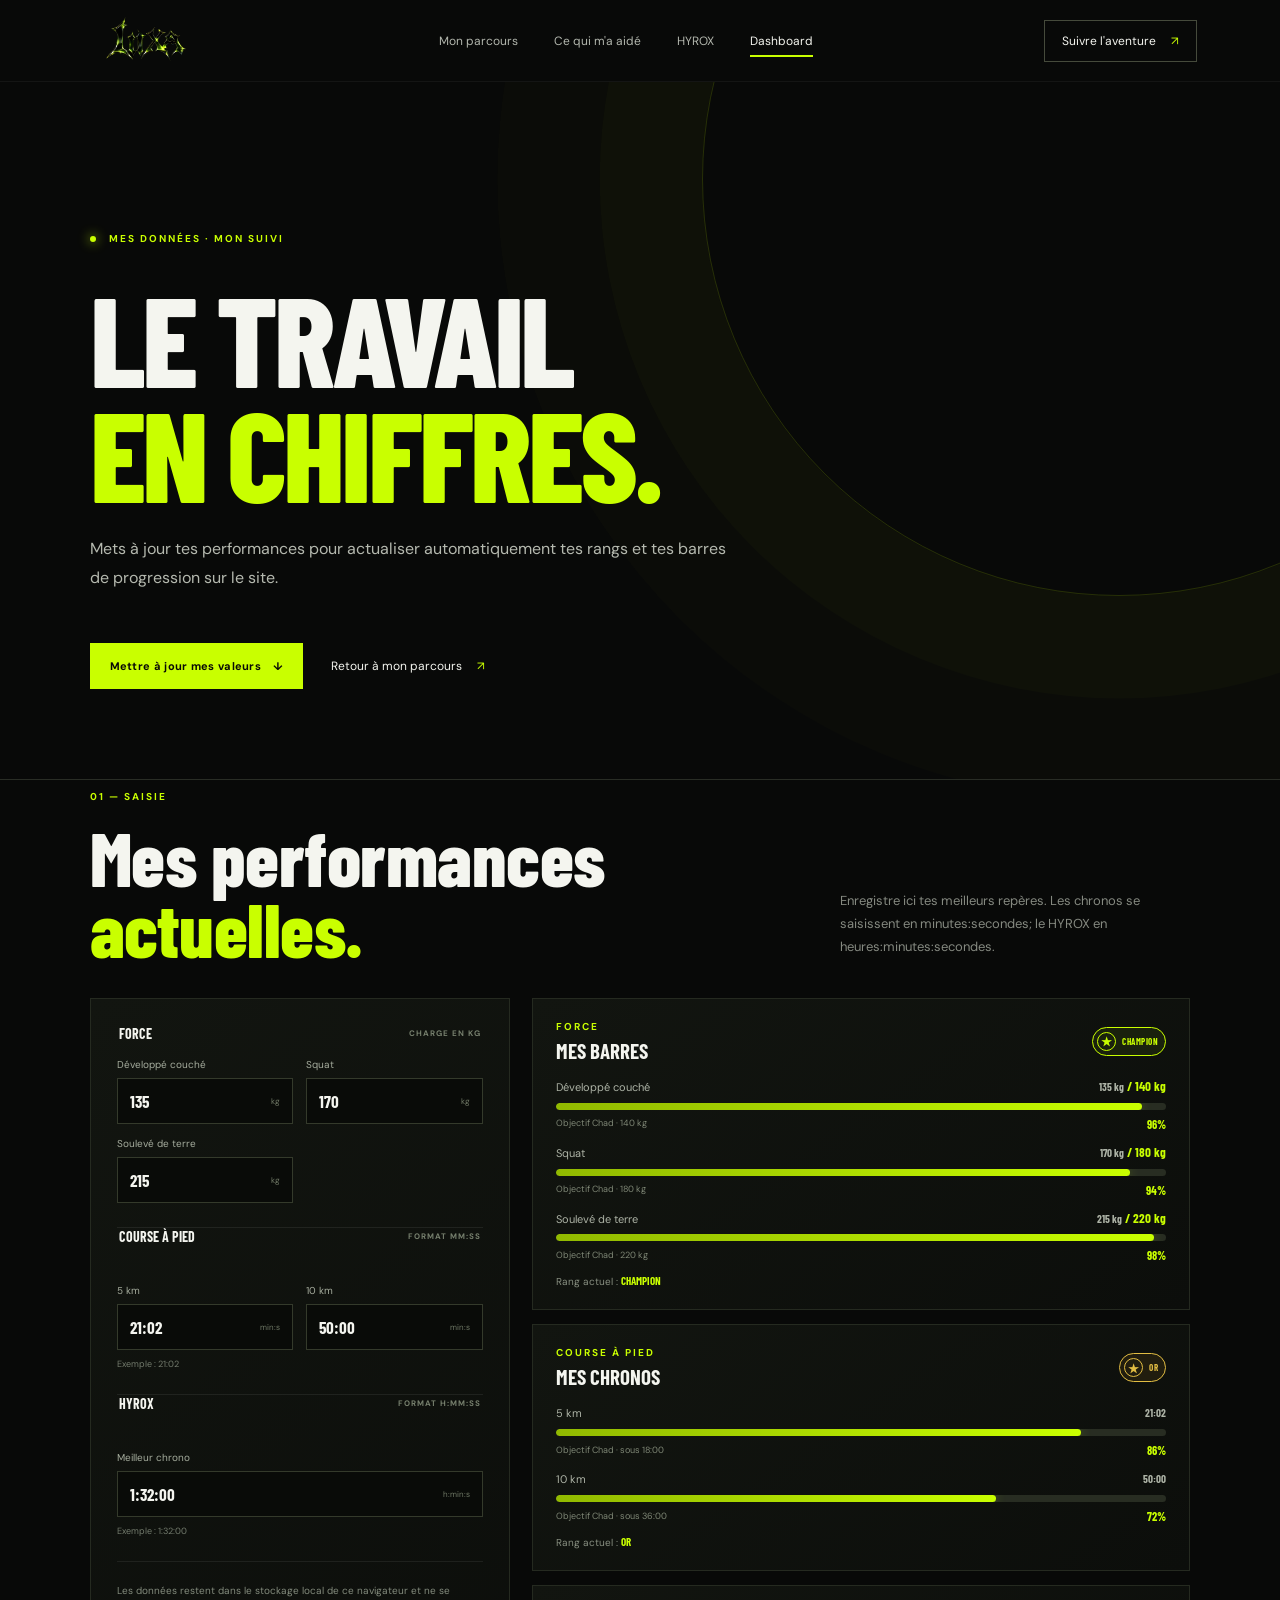
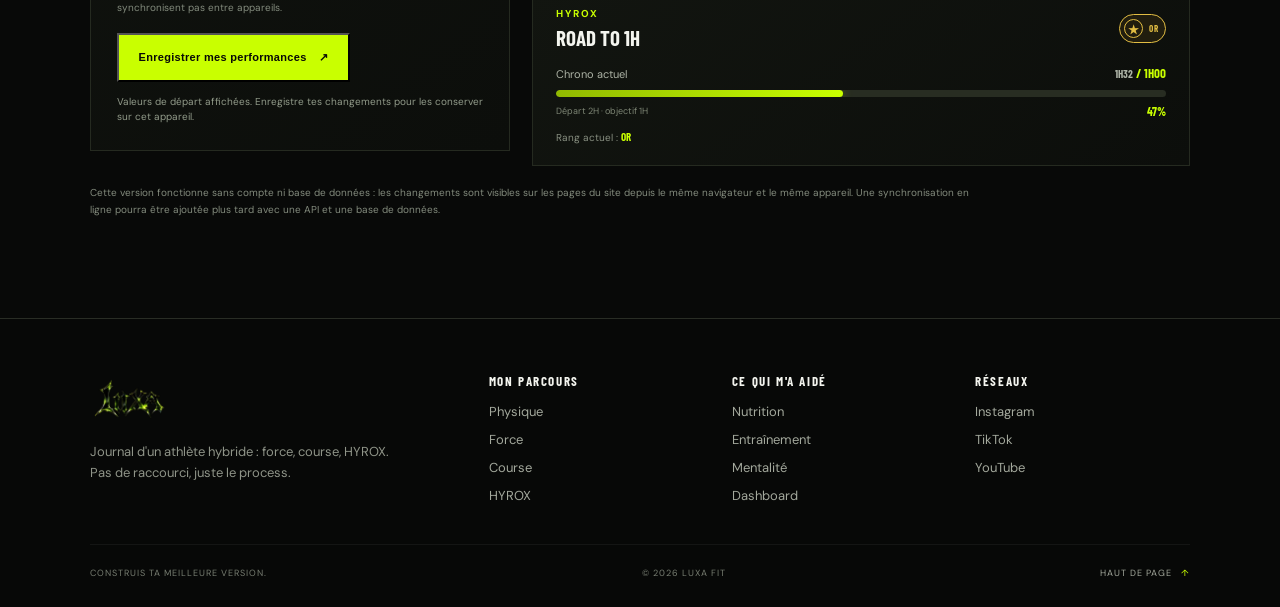
<file: dashboard.html>
<!doctype html>
<html lang="fr" id="top">
  <head>
    <meta charset="utf-8" />
    <meta name="viewport" content="width=device-width, initial-scale=1" />
    <meta name="theme-color" content="#080908" />
    <meta
      name="description"
      content="Mets à jour tes performances LUXA FIT et suis tes rangs et progressions."
    />
    <title>Dashboard performances — LUXA FIT</title>
    <link rel="canonical" href="https://luxaweb.netlify.app/dashboard" />
    <meta property="og:type" content="website" />
    <meta property="og:locale" content="fr_FR" />
    <meta property="og:site_name" content="LUXA FIT" />
    <meta property="og:title" content="Dashboard performances — LUXA FIT" />
    <meta property="og:description" content="Mets à jour tes performances LUXA FIT et suis tes rangs et progressions." />
    <meta property="og:url" content="https://luxaweb.netlify.app/dashboard" />
    <meta property="og:image" content="https://luxaweb.netlify.app/assets/og-image.jpg" />
    <meta property="og:image:width" content="1200" />
    <meta property="og:image:height" content="630" />
    <meta name="twitter:card" content="summary_large_image" />
    <link rel="icon" type="image/png" sizes="32x32" href="assets/favicon-32.png" />
    <link rel="apple-touch-icon" href="assets/apple-touch-icon.png" />
    <link rel="manifest" href="site.webmanifest" />
    <link rel="preconnect" href="https://fonts.googleapis.com" />
    <link rel="preconnect" href="https://fonts.gstatic.com" crossorigin />
    <link rel="preload" as="image" href="assets/luxa-logo.webp" fetchpriority="high" />
    <link rel="stylesheet" href="https://fonts.googleapis.com/css2?family=Barlow+Condensed:wght@500;600;700;800;900&family=DM+Sans:wght@400;500;600;700&display=swap" />
    <script>
      try {
        if (sessionStorage.getItem("luxa-intro-seen")) document.documentElement.classList.add("intro-seen");
      } catch (e) {}
    </script>
    <link rel="stylesheet" href="css/style.css" />
  </head>
  <body>
    <a class="skip-link" href="#contenu">Aller au contenu</a>
    <div class="loader" id="loader" aria-hidden="true">
      <div class="loader-mark">
        <img src="assets/luxa-logo.webp" alt="" width="656" height="380" fetchpriority="high" />
      </div>
      <p class="loader-caption">CONSTRUIS TA MEILLEURE VERSION</p>
      <div class="loader-track"><span></span></div>
      <span class="loader-status">MES PERFORMANCES · MA PROGRESSION</span>
    </div>
    <header class="header">
      <a class="brand" href="index.html" aria-label="LUXA FIT — Accueil"
        ><img src="assets/luxa-logo-sm.webp" alt="LUXA FIT" width="320" height="185" /></a>
      <nav class="nav" aria-label="Navigation principale">
        <a href="index.html#parcours">Mon parcours</a>
        <a href="index.html#piliers">Ce qui m'a aidé</a>
        <a href="index.html#hyrox">HYROX</a>
        <a href="dashboard.html" aria-current="page">Dashboard</a>
      </nav>
      <a class="header-cta" href="index.html#youtube"
        >Suivre l'aventure <span>↗</span></a
      >
      <button
        class="menu-toggle"
        aria-label="Ouvrir le menu"
        aria-expanded="false"
      >
        ☰
      </button>
    </header>
    <main id="contenu">
      <section class="detail-page-hero dashboard-hero">
        <p class="eyebrow"><span class="dot"></span> MES DONNÉES · MON SUIVI</p>
        <h1>LE TRAVAIL<br /><em>EN CHIFFRES.</em></h1>
        <p>
          Mets à jour tes performances pour actualiser automatiquement tes rangs
          et tes barres de progression sur le site.
        </p>
        <div class="hero-actions">
          <a class="btn btn-primary" href="#saisie"
            >Mettre à jour mes valeurs <span>↓</span></a
          >
          <a class="text-link" href="index.html#parcours"
            >Retour à mon parcours <span>↗</span></a
          >
        </div>
      </section>

      <section class="dashboard-section" id="saisie">
        <div class="section-heading">
          <div>
            <p class="eyebrow">01 — SAISIE</p>
            <h2>Mes performances<br /><em>actuelles.</em></h2>
          </div>
          <p class="section-intro">
            Enregistre ici tes meilleurs repères. Les chronos se saisissent en
            minutes:secondes; le HYROX en heures:minutes:secondes.
          </p>
        </div>
        <div class="dashboard-grid">
          <form class="dashboard-form" data-performance-form>
            <fieldset class="performance-fieldset">
              <legend>Force <span>CHARGE EN KG</span></legend>
              <div class="performance-input-grid">
                <label class="performance-field"
                  >Développé couché
                  <span class="performance-input-wrap"
                    ><input
                      name="bench"
                      type="number"
                      min="0.5"
                      max="1000"
                      step="0.5"
                      value="135"
                      required
                      inputmode="decimal"
                    /><span>kg</span></span
                  >
                </label>
                <label class="performance-field"
                  >Squat
                  <span class="performance-input-wrap"
                    ><input
                      name="squat"
                      type="number"
                      min="0.5"
                      max="1000"
                      step="0.5"
                      value="170"
                      required
                      inputmode="decimal"
                    /><span>kg</span></span
                  >
                </label>
                <label class="performance-field"
                  >Soulevé de terre
                  <span class="performance-input-wrap"
                    ><input
                      name="deadlift"
                      type="number"
                      min="0.5"
                      max="1000"
                      step="0.5"
                      value="215"
                      required
                      inputmode="decimal"
                    /><span>kg</span></span
                  >
                </label>
              </div>
            </fieldset>
            <fieldset class="performance-fieldset">
              <legend>Course à pied <span>FORMAT MM:SS</span></legend>
              <div class="performance-input-grid">
                <label class="performance-field"
                  >5 km
                  <span class="performance-input-wrap"
                    ><input
                      name="fiveKm"
                      type="text"
                      value="21:02"
                      required
                      inputmode="numeric"
                      pattern="[0-9]{1,4}:[0-5][0-9]"
                      aria-describedby="running-format"
                    /><span>min:s</span></span
                  >
                </label>
                <label class="performance-field"
                  >10 km
                  <span class="performance-input-wrap"
                    ><input
                      name="tenKm"
                      type="text"
                      value="50:00"
                      required
                      inputmode="numeric"
                      pattern="[0-9]{1,4}:[0-5][0-9]"
                      aria-describedby="running-format"
                    /><span>min:s</span></span
                  >
                </label>
              </div>
              <p class="field-hint" id="running-format">Exemple : 21:02</p>
            </fieldset>
            <fieldset class="performance-fieldset">
              <legend>HYROX <span>FORMAT H:MM:SS</span></legend>
              <label class="performance-field"
                >Meilleur chrono
                <span class="performance-input-wrap"
                  ><input
                    name="hyrox"
                    type="text"
                    value="1:32:00"
                    required
                    inputmode="numeric"
                    pattern="[0-9]{1,2}:[0-5][0-9]:[0-5][0-9]"
                    aria-describedby="hyrox-format"
                  /><span>h:min:s</span></span
                >
              </label>
              <p class="field-hint" id="hyrox-format">Exemple : 1:32:00</p>
            </fieldset>
            <div class="dashboard-form-footer">
              <p>
                Les données restent dans le stockage local de ce navigateur et
                ne se synchronisent pas entre appareils.
              </p>
              <button class="btn btn-primary" type="submit">
                Enregistrer mes performances <span>↗</span>
              </button>
            </div>
            <p
              class="dashboard-status"
              data-performance-status
              role="status"
              aria-live="polite"
            ></p>
          </form>

          <div
            class="dashboard-preview"
            aria-label="Aperçu de mes rangs et progressions"
            data-mobile-carousel="dashboard-progress"
          >
            <article class="dashboard-summary">
              <div class="dashboard-summary-heading">
                <div>
                  <p class="eyebrow">FORCE</p>
                  <h3>Mes barres</h3>
                </div>
                <span
                  class="rank-logo"
                  data-performance-rank-badge="strength"
                  role="img"
                  aria-label="Rang en force"
                  ><span class="rank-logo-mark" aria-hidden="true">★</span
                  ><span
                    class="rank-logo-name"
                    data-performance-rank-name="strength"
                    >Champion</span
                  ></span
                >
              </div>
              <div class="progress-list">
                <div
                  class="progress-item"
                  data-performance-progress="strength"
                  data-performance-metric="bench"
                  data-performance-label="Développé couché"
                  data-target-value="140"
                >
                  <div class="progress-heading">
                    <span>Développé couché</span
                    ><strong
                      ><span data-performance-current>135 kg</span> / 140
                      kg</strong
                    >
                  </div>
                  <div
                    class="progress-track"
                    role="progressbar"
                    aria-label="Développé couché vers 140 kg"
                    aria-valuemin="0"
                    aria-valuemax="100"
                    aria-valuenow="96"
                  >
                    <span style="--progress: 96%"></span>
                  </div>
                  <div class="progress-meta">
                    <span>Objectif Chad · 140 kg</span
                    ><b data-performance-percent>96%</b>
                  </div>
                </div>
                <div
                  class="progress-item"
                  data-performance-progress="strength"
                  data-performance-metric="squat"
                  data-performance-label="Squat"
                  data-target-value="180"
                >
                  <div class="progress-heading">
                    <span>Squat</span
                    ><strong
                      ><span data-performance-current>170 kg</span> / 180
                      kg</strong
                    >
                  </div>
                  <div
                    class="progress-track"
                    role="progressbar"
                    aria-label="Squat vers 180 kg"
                    aria-valuemin="0"
                    aria-valuemax="100"
                    aria-valuenow="94"
                  >
                    <span style="--progress: 94%"></span>
                  </div>
                  <div class="progress-meta">
                    <span>Objectif Chad · 180 kg</span
                    ><b data-performance-percent>94%</b>
                  </div>
                </div>
                <div
                  class="progress-item"
                  data-performance-progress="strength"
                  data-performance-metric="deadlift"
                  data-performance-label="Soulevé de terre"
                  data-target-value="220"
                >
                  <div class="progress-heading">
                    <span>Soulevé de terre</span
                    ><strong
                      ><span data-performance-current>215 kg</span> / 220
                      kg</strong
                    >
                  </div>
                  <div
                    class="progress-track"
                    role="progressbar"
                    aria-label="Soulevé de terre vers 220 kg"
                    aria-valuemin="0"
                    aria-valuemax="100"
                    aria-valuenow="98"
                  >
                    <span style="--progress: 98%"></span>
                  </div>
                  <div class="progress-meta">
                    <span>Objectif Chad · 220 kg</span
                    ><b data-performance-percent>98%</b>
                  </div>
                </div>
              </div>
              <p class="dashboard-rank-line">
                Rang actuel :
                <strong data-performance-preview-rank="strength"
                  >Champion</strong
                >
              </p>
            </article>

            <article class="dashboard-summary">
              <div class="dashboard-summary-heading">
                <div>
                  <p class="eyebrow">COURSE À PIED</p>
                  <h3>Mes chronos</h3>
                </div>
                <span
                  class="rank-logo"
                  data-performance-rank-badge="running"
                  role="img"
                  aria-label="Rang en course"
                  ><span class="rank-logo-mark" aria-hidden="true">★</span
                  ><span
                    class="rank-logo-name"
                    data-performance-rank-name="running"
                    >Or</span
                  ></span
                >
              </div>
              <div class="progress-list">
                <div
                  class="progress-item"
                  data-performance-progress="running"
                  data-performance-metric="fiveKm"
                  data-performance-label="5 kilomètres"
                  data-target-time="18:00"
                  data-target-label="moins de 18:00"
                >
                  <div class="progress-heading">
                    <span>5 km</span
                    ><strong
                      ><span data-performance-current>21:02</span></strong
                    >
                  </div>
                  <div
                    class="progress-track"
                    role="progressbar"
                    aria-label="5 kilomètres vers moins de 18 minutes"
                    aria-valuemin="0"
                    aria-valuemax="100"
                    aria-valuenow="86"
                  >
                    <span style="--progress: 86%"></span>
                  </div>
                  <div class="progress-meta">
                    <span>Objectif Chad · sous 18:00</span
                    ><b data-performance-percent>86%</b>
                  </div>
                </div>
                <div
                  class="progress-item"
                  data-performance-progress="running"
                  data-performance-metric="tenKm"
                  data-performance-label="10 kilomètres"
                  data-target-time="36:00"
                  data-target-label="moins de 36:00"
                >
                  <div class="progress-heading">
                    <span>10 km</span
                    ><strong
                      ><span data-performance-current>50:00</span></strong
                    >
                  </div>
                  <div
                    class="progress-track"
                    role="progressbar"
                    aria-label="10 kilomètres vers moins de 36 minutes"
                    aria-valuemin="0"
                    aria-valuemax="100"
                    aria-valuenow="72"
                  >
                    <span style="--progress: 72%"></span>
                  </div>
                  <div class="progress-meta">
                    <span>Objectif Chad · sous 36:00</span
                    ><b data-performance-percent>72%</b>
                  </div>
                </div>
              </div>
              <p class="dashboard-rank-line">
                Rang actuel :
                <strong data-performance-preview-rank="running">Or</strong>
              </p>
            </article>

            <article class="dashboard-summary">
              <div class="dashboard-summary-heading">
                <div>
                  <p class="eyebrow">HYROX</p>
                  <h3>Road to 1H</h3>
                </div>
                <span
                  class="rank-logo"
                  data-performance-rank-badge="hyrox"
                  role="img"
                  aria-label="Rang HYROX"
                  ><span class="rank-logo-mark" aria-hidden="true">★</span
                  ><span
                    class="rank-logo-name"
                    data-performance-rank-name="hyrox"
                    >Or</span
                  ></span
                >
              </div>
              <div class="progress-list">
                <div
                  class="progress-item"
                  data-performance-progress="hyrox"
                  data-performance-metric="hyrox"
                  data-performance-label="Chrono HYROX"
                  data-start-time="2:00:00"
                  data-target-time="1:00:00"
                  data-target-label="1H00"
                >
                  <div class="progress-heading">
                    <span>Chrono actuel</span
                    ><strong
                      ><span data-performance-current>1H32</span> / 1H00</strong
                    >
                  </div>
                  <div
                    class="progress-track"
                    role="progressbar"
                    aria-label="Progression HYROX de 2 heures vers 1 heure"
                    aria-valuemin="0"
                    aria-valuemax="100"
                    aria-valuenow="47"
                  >
                    <span style="--progress: 47%"></span>
                  </div>
                  <div class="progress-meta">
                    <span>Départ 2H · objectif 1H</span
                    ><b data-performance-percent>47%</b>
                  </div>
                </div>
              </div>
              <p class="dashboard-rank-line">
                Rang actuel :
                <strong data-performance-preview-rank="hyrox">Or</strong>
              </p>
            </article>
          </div>
        </div>
        <p class="dashboard-local-note">
          Cette version fonctionne sans compte ni base de données : les
          changements sont visibles sur les pages du site depuis le même
          navigateur et le même appareil. Une synchronisation en ligne pourra
          être ajoutée plus tard avec une API et une base de données.
        </p>
      </section>
    </main>
    <footer class="footer">
      <div class="footer-top">
        <div class="footer-brand">
          <a class="brand" href="index.html" aria-label="LUXA FIT — Accueil"
            ><img src="assets/luxa-logo-sm.webp" alt="LUXA FIT" width="320" height="185" loading="lazy" decoding="async"
          /></a>
          <p>Journal d'un athlète hybride : force, course, HYROX. Pas de raccourci, juste le process.</p>
        </div>
        <nav class="footer-nav" aria-label="Plan du site">
          <div>
            <span class="footer-title">Mon parcours</span>
            <a href="physique.html">Physique</a><a href="force.html">Force</a><a href="course.html">Course</a><a href="hyrox.html">HYROX</a>
          </div>
          <div>
            <span class="footer-title">Ce qui m'a aidé</span>
            <a href="nutrition.html">Nutrition</a><a href="training.html">Entraînement</a><a href="mentalite.html">Mentalité</a><a href="dashboard.html">Dashboard</a>
          </div>
          <div>
            <span class="footer-title">Réseaux</span>
            <a href="https://www.instagram.com/luxa_fit_/" target="_blank" rel="noopener noreferrer">Instagram</a><a href="https://www.tiktok.com/@luxa_fit_" target="_blank" rel="noopener noreferrer">TikTok</a><a href="https://www.youtube.com/@luxa_fit" target="_blank" rel="noopener noreferrer">YouTube</a>
          </div>
        </nav>
      </div>
      <div class="footer-bottom">
        <span>CONSTRUIS TA MEILLEURE VERSION.</span><span>© <span data-year>2026</span> LUXA FIT</span>
        <a class="back-to-top" href="#top">Haut de page <span aria-hidden="true">↑</span></a>
      </div>
    </footer>
    <script src="js/performance.js"></script>
    <script src="js/main.js"></script>
    <script src="js/mobile-carousels.js"></script>
  </body>
</html>
</file>
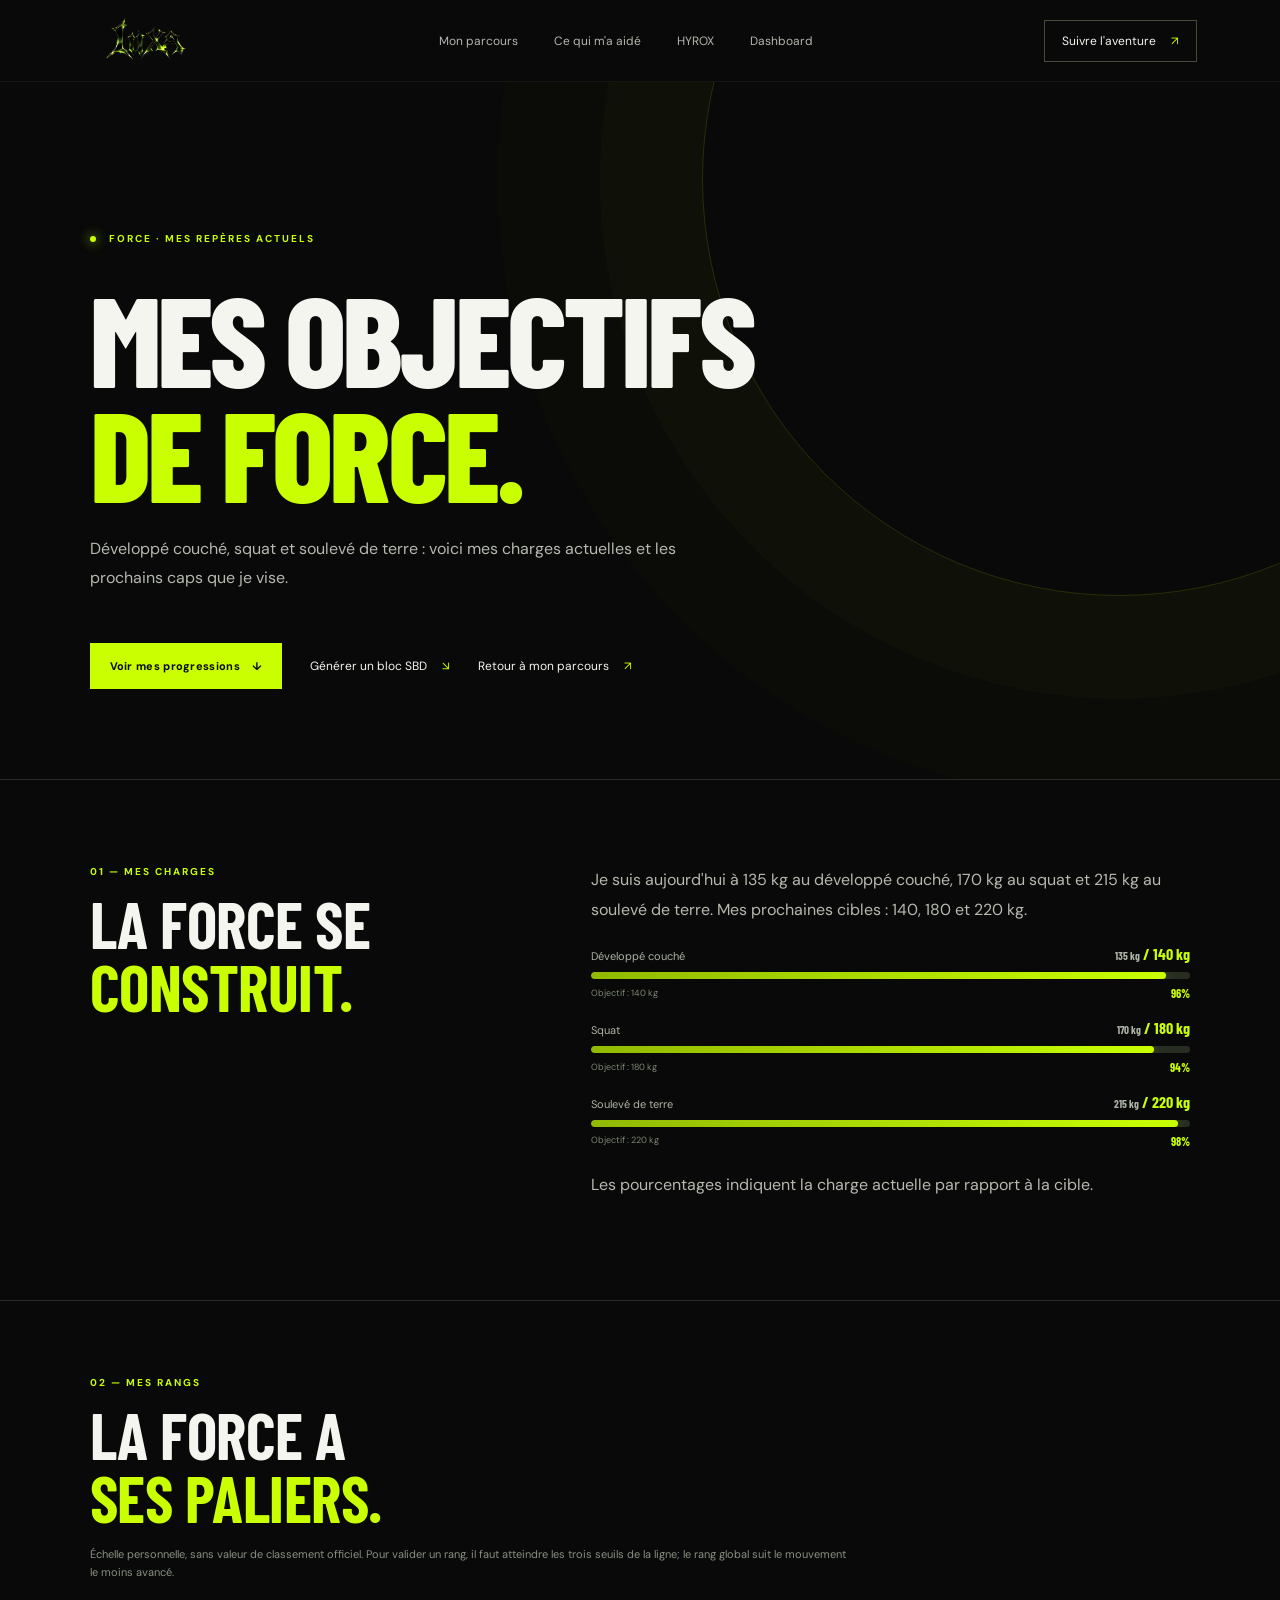
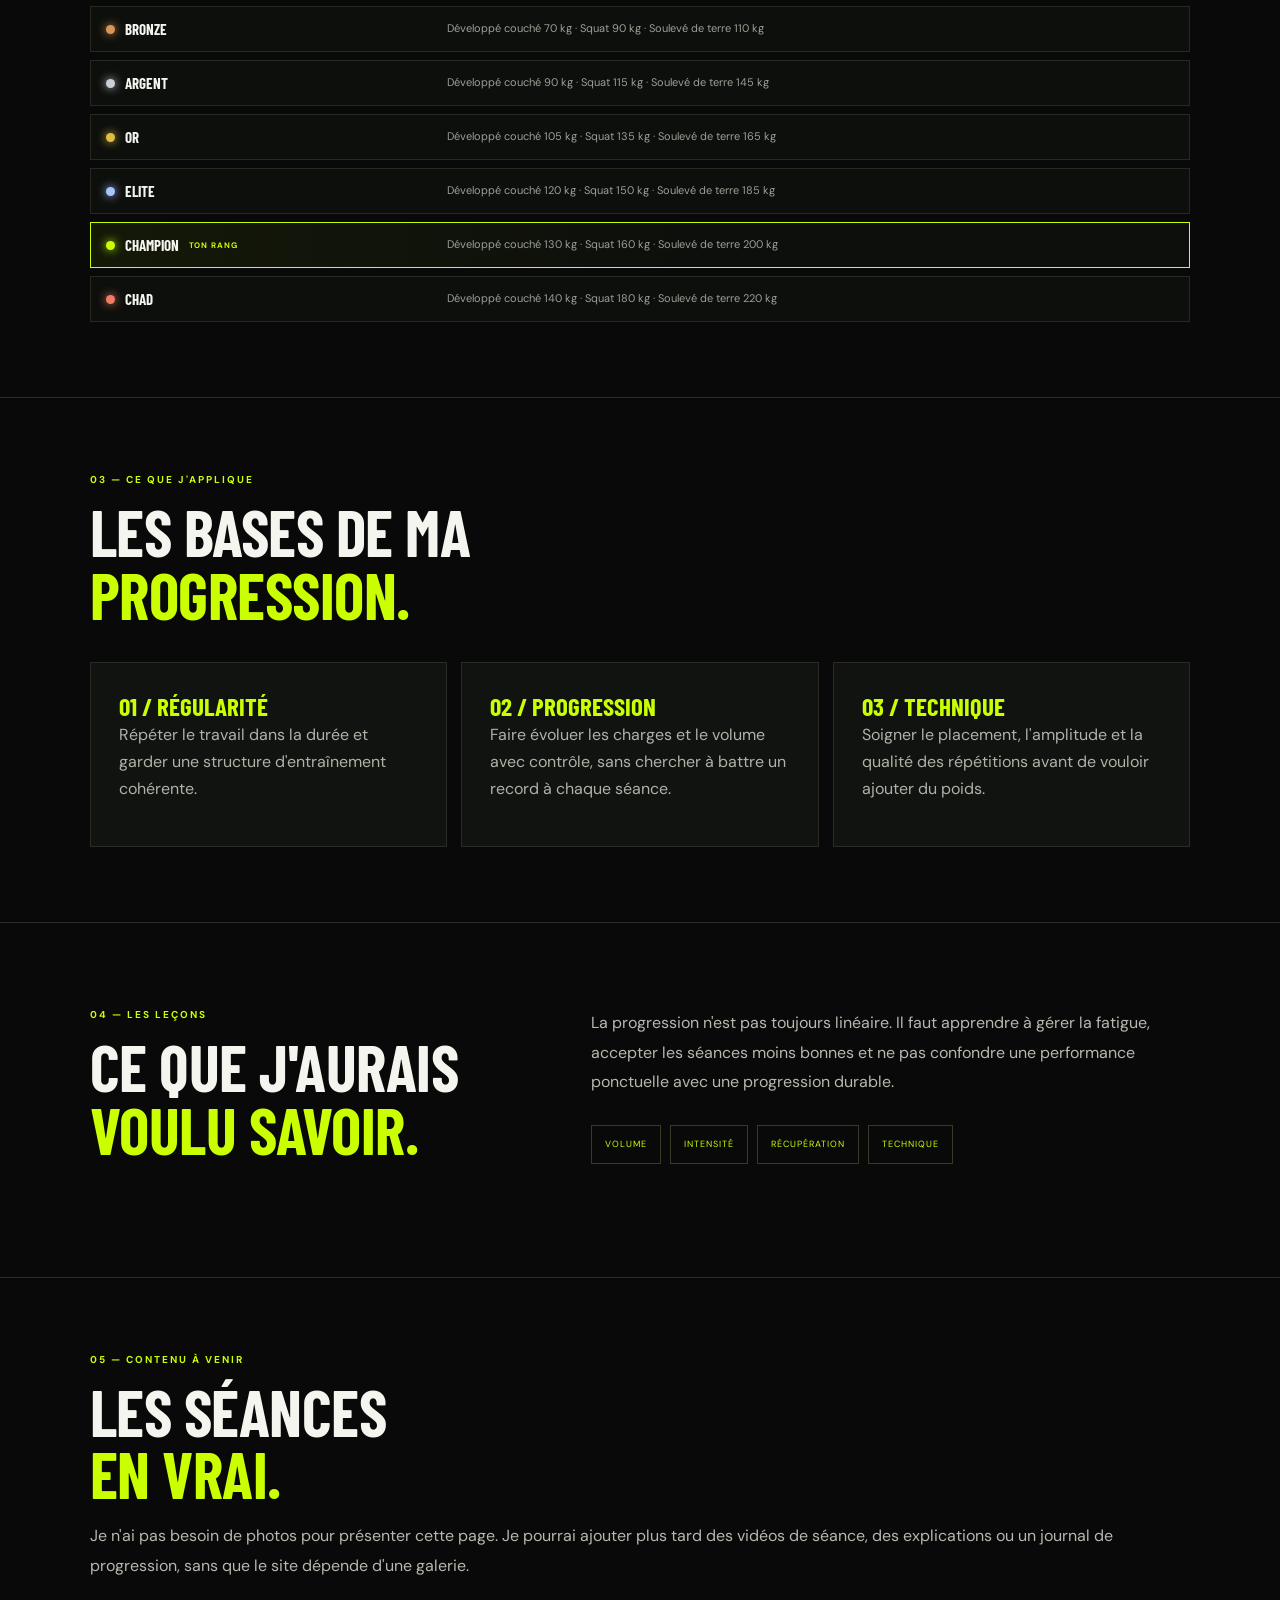
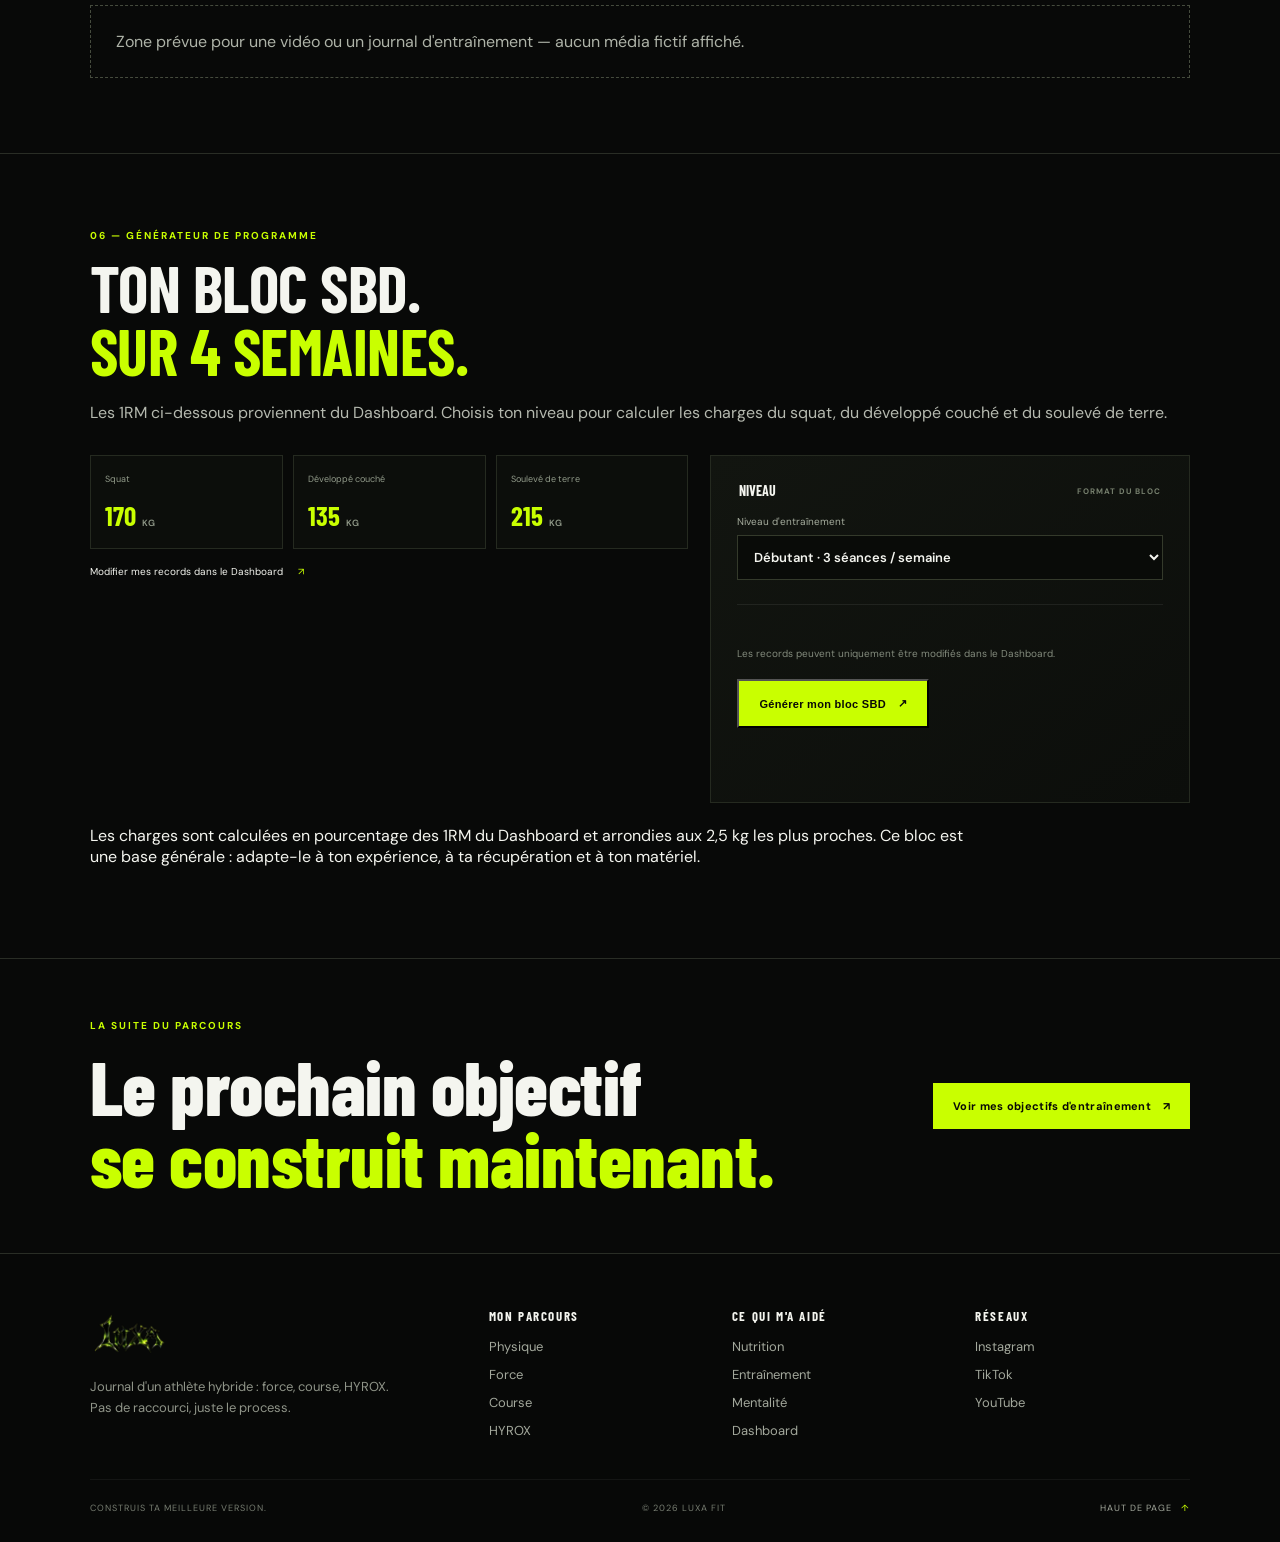
<file: force.html>
<!doctype html>
<html lang="fr" id="top">
  <head>
    <meta charset="utf-8" />
    <meta name="viewport" content="width=device-width, initial-scale=1" />
    <meta name="theme-color" content="#080908" />
    <meta
      name="description"
      content="Mes objectifs de force en développé couché, squat et soulevé de terre, avec mes charges actuelles et mes prochaines cibles."
    />
    <title>Mes objectifs de force — LUXA FIT</title>
    <link rel="canonical" href="https://luxaweb.netlify.app/force" />
    <meta property="og:type" content="website" />
    <meta property="og:locale" content="fr_FR" />
    <meta property="og:site_name" content="LUXA FIT" />
    <meta property="og:title" content="Mes objectifs de force — LUXA FIT" />
    <meta property="og:description" content="Mes objectifs de force en développé couché, squat et soulevé de terre, avec mes charges actuelles et mes prochaines cibles." />
    <meta property="og:url" content="https://luxaweb.netlify.app/force" />
    <meta property="og:image" content="https://luxaweb.netlify.app/assets/og-image.jpg" />
    <meta property="og:image:width" content="1200" />
    <meta property="og:image:height" content="630" />
    <meta name="twitter:card" content="summary_large_image" />
    <link rel="icon" type="image/png" sizes="32x32" href="assets/favicon-32.png" />
    <link rel="apple-touch-icon" href="assets/apple-touch-icon.png" />
    <link rel="manifest" href="site.webmanifest" />
    <link rel="preconnect" href="https://fonts.googleapis.com" />
    <link rel="preconnect" href="https://fonts.gstatic.com" crossorigin />
    <link rel="preload" as="image" href="assets/luxa-logo.webp" fetchpriority="high" />
    <link rel="stylesheet" href="https://fonts.googleapis.com/css2?family=Barlow+Condensed:wght@500;600;700;800;900&family=DM+Sans:wght@400;500;600;700&display=swap" />
    <script>
      try {
        if (sessionStorage.getItem("luxa-intro-seen")) document.documentElement.classList.add("intro-seen");
      } catch (e) {}
    </script>
    <link rel="stylesheet" href="css/style.css" />
  </head>
  <body>
    <a class="skip-link" href="#contenu">Aller au contenu</a>
    <div class="loader" id="loader" aria-hidden="true">
      <div class="loader-mark">
        <img src="assets/luxa-logo.webp" alt="" width="656" height="380" fetchpriority="high" />
      </div>
      <p class="loader-caption">CONSTRUIS TA MEILLEURE VERSION</p>
      <div class="loader-track"><span></span></div>
      <span class="loader-status">MON PARCOURS, MES OBJECTIFS</span>
    </div>
    <header class="header">
      <a class="brand" href="index.html" aria-label="LUXA FIT — Accueil"
        ><img src="assets/luxa-logo-sm.webp" alt="LUXA FIT" width="320" height="185" /></a>
      <nav class="nav" aria-label="Navigation principale">
        <a href="index.html#parcours">Mon parcours</a
        ><a href="index.html#piliers">Ce qui m'a aidé</a
        ><a href="index.html#hyrox">HYROX</a
        ><a href="dashboard.html">Dashboard</a>
      </nav>
      <a class="header-cta" href="index.html#youtube"
        >Suivre l'aventure <span>↗</span></a
      ><button
        class="menu-toggle"
        aria-label="Ouvrir le menu"
        aria-expanded="false"
      >
        ☰
      </button>
    </header>
    <main id="contenu">
      <section class="detail-page-hero">
        <p class="eyebrow">
          <span class="dot"></span> FORCE · MES REPÈRES ACTUELS
        </p>
        <h1>MES OBJECTIFS<br /><em>DE FORCE.</em></h1>
        <p>
          Développé couché, squat et soulevé de terre : voici mes charges
          actuelles et les prochains caps que je vise.
        </p>
        <div class="hero-actions">
          <a class="btn btn-primary" href="#progression"
            >Voir mes progressions <span>↓</span></a
          ><a class="text-link" href="#programme"
            >Générer un bloc SBD <span>↘</span></a
          ><a class="text-link" href="index.html"
            >Retour à mon parcours <span>↗</span></a
          >
        </div>
      </section>
      <section class="detail-columns" id="progression">
        <div>
          <p class="eyebrow">01 — MES CHARGES</p>
          <h2>La force se<br /><em>construit.</em></h2>
        </div>
        <div class="detail-body">
          <p>
            Je suis aujourd'hui à
            <span data-performance-display="bench">135</span> kg au développé
            couché, <span data-performance-display="squat">170</span> kg au
            squat et <span data-performance-display="deadlift">215</span> kg au
            soulevé de terre. Mes prochaines cibles : 140, 180 et 220 kg.
          </p>
          <div class="progress-list">
            <div
              class="progress-item"
              data-performance-progress="strength"
              data-performance-metric="bench"
              data-performance-label="Développé couché"
              data-target-value="140"
            >
              <div class="progress-heading">
                <span>Développé couché</span
                ><strong
                  ><span data-performance-current>135 kg</span> / 140 kg</strong
                >
              </div>
              <div
                class="progress-track"
                role="progressbar"
                aria-label="Développé couché vers 140 kg"
                aria-valuemin="0"
                aria-valuemax="100"
                aria-valuenow="96"
              >
                <span style="--progress: 96%"></span>
              </div>
              <div class="progress-meta">
                <span>Objectif : 140 kg</span
                ><b data-performance-percent>96%</b>
              </div>
            </div>
            <div
              class="progress-item"
              data-performance-progress="strength"
              data-performance-metric="squat"
              data-performance-label="Squat"
              data-target-value="180"
            >
              <div class="progress-heading">
                <span>Squat</span
                ><strong
                  ><span data-performance-current>170 kg</span> / 180 kg</strong
                >
              </div>
              <div
                class="progress-track"
                role="progressbar"
                aria-label="Squat vers 180 kg"
                aria-valuemin="0"
                aria-valuemax="100"
                aria-valuenow="94"
              >
                <span style="--progress: 94%"></span>
              </div>
              <div class="progress-meta">
                <span>Objectif : 180 kg</span
                ><b data-performance-percent>94%</b>
              </div>
            </div>
            <div
              class="progress-item"
              data-performance-progress="strength"
              data-performance-metric="deadlift"
              data-performance-label="Soulevé de terre"
              data-target-value="220"
            >
              <div class="progress-heading">
                <span>Soulevé de terre</span
                ><strong
                  ><span data-performance-current>215 kg</span> / 220 kg</strong
                >
              </div>
              <div
                class="progress-track"
                role="progressbar"
                aria-label="Soulevé de terre vers 220 kg"
                aria-valuemin="0"
                aria-valuemax="100"
                aria-valuenow="98"
              >
                <span style="--progress: 98%"></span>
              </div>
              <div class="progress-meta">
                <span>Objectif : 220 kg</span
                ><b data-performance-percent>98%</b>
              </div>
            </div>
          </div>
          <p class="small-note">
            Les pourcentages indiquent la charge actuelle par rapport à la
            cible.
          </p>
        </div>
      </section>
      <section
        class="text-panel rank-panel"
        aria-labelledby="force-ranks-title"
      >
        <p class="eyebrow">02 — MES RANGS</p>
        <h2 id="force-ranks-title">La force a<br /><em>ses paliers.</em></h2>
        <p class="rank-explanation">
          Échelle personnelle, sans valeur de classement officiel. Pour valider
          un rang, il faut atteindre les trois seuils de la ligne; le rang
          global suit le mouvement le moins avancé.
        </p>
        <ul
          class="rank-ladder"
          data-performance-ranks="strength"
          aria-label="Rangs de force"
        >
          <li class="rank-row" data-rank-key="bronze">
            <div class="rank-title">
              <span class="rank-dot rank-bronze" aria-hidden="true"></span
              ><strong>Bronze</strong>
            </div>
            <p class="rank-threshold">
              Développé couché 70 kg · Squat 90 kg · Soulevé de terre 110 kg
            </p>
          </li>
          <li class="rank-row" data-rank-key="argent">
            <div class="rank-title">
              <span class="rank-dot rank-argent" aria-hidden="true"></span
              ><strong>Argent</strong>
            </div>
            <p class="rank-threshold">
              Développé couché 90 kg · Squat 115 kg · Soulevé de terre 145 kg
            </p>
          </li>
          <li class="rank-row" data-rank-key="or">
            <div class="rank-title">
              <span class="rank-dot rank-or" aria-hidden="true"></span
              ><strong>Or</strong>
            </div>
            <p class="rank-threshold">
              Développé couché 105 kg · Squat 135 kg · Soulevé de terre 165 kg
            </p>
          </li>
          <li class="rank-row" data-rank-key="elite">
            <div class="rank-title">
              <span class="rank-dot rank-elite" aria-hidden="true"></span
              ><strong>Elite</strong>
            </div>
            <p class="rank-threshold">
              Développé couché 120 kg · Squat 150 kg · Soulevé de terre 185 kg
            </p>
          </li>
          <li class="rank-row" data-rank-key="champion">
            <div class="rank-title">
              <span class="rank-dot rank-champion" aria-hidden="true"></span
              ><strong>Champion</strong>
            </div>
            <p class="rank-threshold">
              Développé couché 130 kg · Squat 160 kg · Soulevé de terre 200 kg
            </p>
          </li>
          <li class="rank-row" data-rank-key="chad">
            <div class="rank-title">
              <span class="rank-dot rank-chad" aria-hidden="true"></span
              ><strong>Chad</strong>
            </div>
            <p class="rank-threshold">
              Développé couché 140 kg · Squat 180 kg · Soulevé de terre 220 kg
            </p>
          </li>
        </ul>
      </section>
      <section class="text-panel">
        <p class="eyebrow">03 — CE QUE J'APPLIQUE</p>
        <h2>Les bases de ma<br /><em>progression.</em></h2>
        <div class="lesson-grid">
          <article class="lesson-card">
            <b>01 / RÉGULARITÉ</b>
            <p>
              Répéter le travail dans la durée et garder une structure
              d'entraînement cohérente.
            </p>
          </article>
          <article class="lesson-card">
            <b>02 / PROGRESSION</b>
            <p>
              Faire évoluer les charges et le volume avec contrôle, sans
              chercher à battre un record à chaque séance.
            </p>
          </article>
          <article class="lesson-card">
            <b>03 / TECHNIQUE</b>
            <p>
              Soigner le placement, l'amplitude et la qualité des répétitions
              avant de vouloir ajouter du poids.
            </p>
          </article>
        </div>
      </section>
      <section class="detail-columns">
        <div>
          <p class="eyebrow">04 — LES LEÇONS</p>
          <h2>Ce que j'aurais<br /><em>voulu savoir.</em></h2>
        </div>
        <div class="detail-body">
          <p>
            La progression n'est pas toujours linéaire. Il faut apprendre à
            gérer la fatigue, accepter les séances moins bonnes et ne pas
            confondre une performance ponctuelle avec une progression durable.
          </p>
          <div class="detail-tags">
            <span>VOLUME</span><span>INTENSITÉ</span><span>RÉCUPÉRATION</span
            ><span>TECHNIQUE</span>
          </div>
        </div>
      </section>
      <section class="text-panel">
        <p class="eyebrow">05 — CONTENU À VENIR</p>
        <h2>Les séances<br /><em>en vrai.</em></h2>
        <p class="detail-body">
          Je n'ai pas besoin de photos pour présenter cette page. Je pourrai
          ajouter plus tard des vidéos de séance, des explications ou un journal
          de progression, sans que le site dépende d'une galerie.
        </p>
        <div class="media-note">
          Zone prévue pour une vidéo ou un journal d'entraînement — aucun média
          fictif affiché.
        </div>
      </section>
      <section
        class="text-panel sbd-generator"
        id="programme"
        aria-labelledby="sbd-generator-title"
      >
        <p class="eyebrow">06 — GÉNÉRATEUR DE PROGRAMME</p>
        <h2 id="sbd-generator-title">
          Ton bloc SBD.<br /><em>Sur 4 semaines.</em>
        </h2>
        <p class="detail-body">
          Les 1RM ci-dessous proviennent du Dashboard. Choisis ton niveau pour
          calculer les charges du squat, du développé couché et du soulevé de
          terre.
        </p>
        <div class="sbd-generator-grid">
          <div class="sbd-record-source">
            <div
              class="sbd-record-grid"
              aria-label="1RM utilisés par le générateur"
            >
              <article class="sbd-record-card">
                <span>Squat</span>
                <strong
                  ><span data-sbd-max="squat" data-performance-display="squat"
                    >170</span
                  ><small>kg</small></strong
                >
              </article>
              <article class="sbd-record-card">
                <span>Développé couché</span>
                <strong
                  ><span data-sbd-max="bench" data-performance-display="bench"
                    >135</span
                  ><small>kg</small></strong
                >
              </article>
              <article class="sbd-record-card">
                <span>Soulevé de terre</span>
                <strong
                  ><span
                    data-sbd-max="deadlift"
                    data-performance-display="deadlift"
                    >215</span
                  ><small>kg</small></strong
                >
              </article>
            </div>
            <a class="text-link sbd-dashboard-link" href="dashboard.html"
              >Modifier mes records dans le Dashboard <span>↗</span></a
            >
          </div>
          <div class="dashboard-form sbd-program-form">
            <fieldset class="performance-fieldset">
              <legend>Niveau <span>FORMAT DU BLOC</span></legend>
              <label class="performance-field" for="sbd-level">
                Niveau d'entraînement
                <select
                  class="sbd-level-select"
                  id="sbd-level"
                  name="level"
                  required
                >
                  <option value="beginner">Débutant · 3 séances / semaine</option>
                  <option value="expert">Expert · 4 séances / semaine</option>
                </select>
              </label>
            </fieldset>
            <div class="dashboard-form-footer">
              <p>
                Les records peuvent uniquement être modifiés dans le Dashboard.
              </p>
              <button
                class="btn btn-primary"
                type="button"
                data-generate-sbd
              >
                Générer mon bloc SBD <span>↗</span>
              </button>
            </div>
            <p
              class="dashboard-status"
              data-sbd-status
              role="status"
              aria-live="polite"
            ></p>
          </div>
        </div>
        <div
          class="sbd-program-results"
          id="sbd-program-results"
          aria-live="polite"
          hidden
        ></div>
        <p class="small-note sbd-program-note">
          Les charges sont calculées en pourcentage des 1RM du Dashboard et
          arrondies aux 2,5 kg les plus proches. Ce bloc est une base générale :
          adapte-le à ton expérience, à ta récupération et à ton matériel.
        </p>
      </section>
      <section class="detail-cta">
        <div>
          <p class="eyebrow">LA SUITE DU PARCOURS</p>
          <h2>Le prochain objectif<br /><em>se construit maintenant.</em></h2>
        </div>
        <a class="btn btn-primary" href="training.html"
          >Voir mes objectifs d'entraînement <span>↗</span></a
        >
      </section>
    </main>
    <footer class="footer">
      <div class="footer-top">
        <div class="footer-brand">
          <a class="brand" href="index.html" aria-label="LUXA FIT — Accueil"
            ><img src="assets/luxa-logo-sm.webp" alt="LUXA FIT" width="320" height="185" loading="lazy" decoding="async"
          /></a>
          <p>Journal d'un athlète hybride : force, course, HYROX. Pas de raccourci, juste le process.</p>
        </div>
        <nav class="footer-nav" aria-label="Plan du site">
          <div>
            <span class="footer-title">Mon parcours</span>
            <a href="physique.html">Physique</a><a href="force.html">Force</a><a href="course.html">Course</a><a href="hyrox.html">HYROX</a>
          </div>
          <div>
            <span class="footer-title">Ce qui m'a aidé</span>
            <a href="nutrition.html">Nutrition</a><a href="training.html">Entraînement</a><a href="mentalite.html">Mentalité</a><a href="dashboard.html">Dashboard</a>
          </div>
          <div>
            <span class="footer-title">Réseaux</span>
            <a href="https://www.instagram.com/luxa_fit_/" target="_blank" rel="noopener noreferrer">Instagram</a><a href="https://www.tiktok.com/@luxa_fit_" target="_blank" rel="noopener noreferrer">TikTok</a><a href="https://www.youtube.com/@luxa_fit" target="_blank" rel="noopener noreferrer">YouTube</a>
          </div>
        </nav>
      </div>
      <div class="footer-bottom">
        <span>CONSTRUIS TA MEILLEURE VERSION.</span><span>© <span data-year>2026</span> LUXA FIT</span>
        <a class="back-to-top" href="#top">Haut de page <span aria-hidden="true">↑</span></a>
      </div>
    </footer>
    <script src="js/performance.js"></script>
    <script src="js/main.js"></script>
    <script src="js/sbd-program.js"></script>
    <script src="js/mobile-carousels.js"></script>
  </body>
</html>
</file>
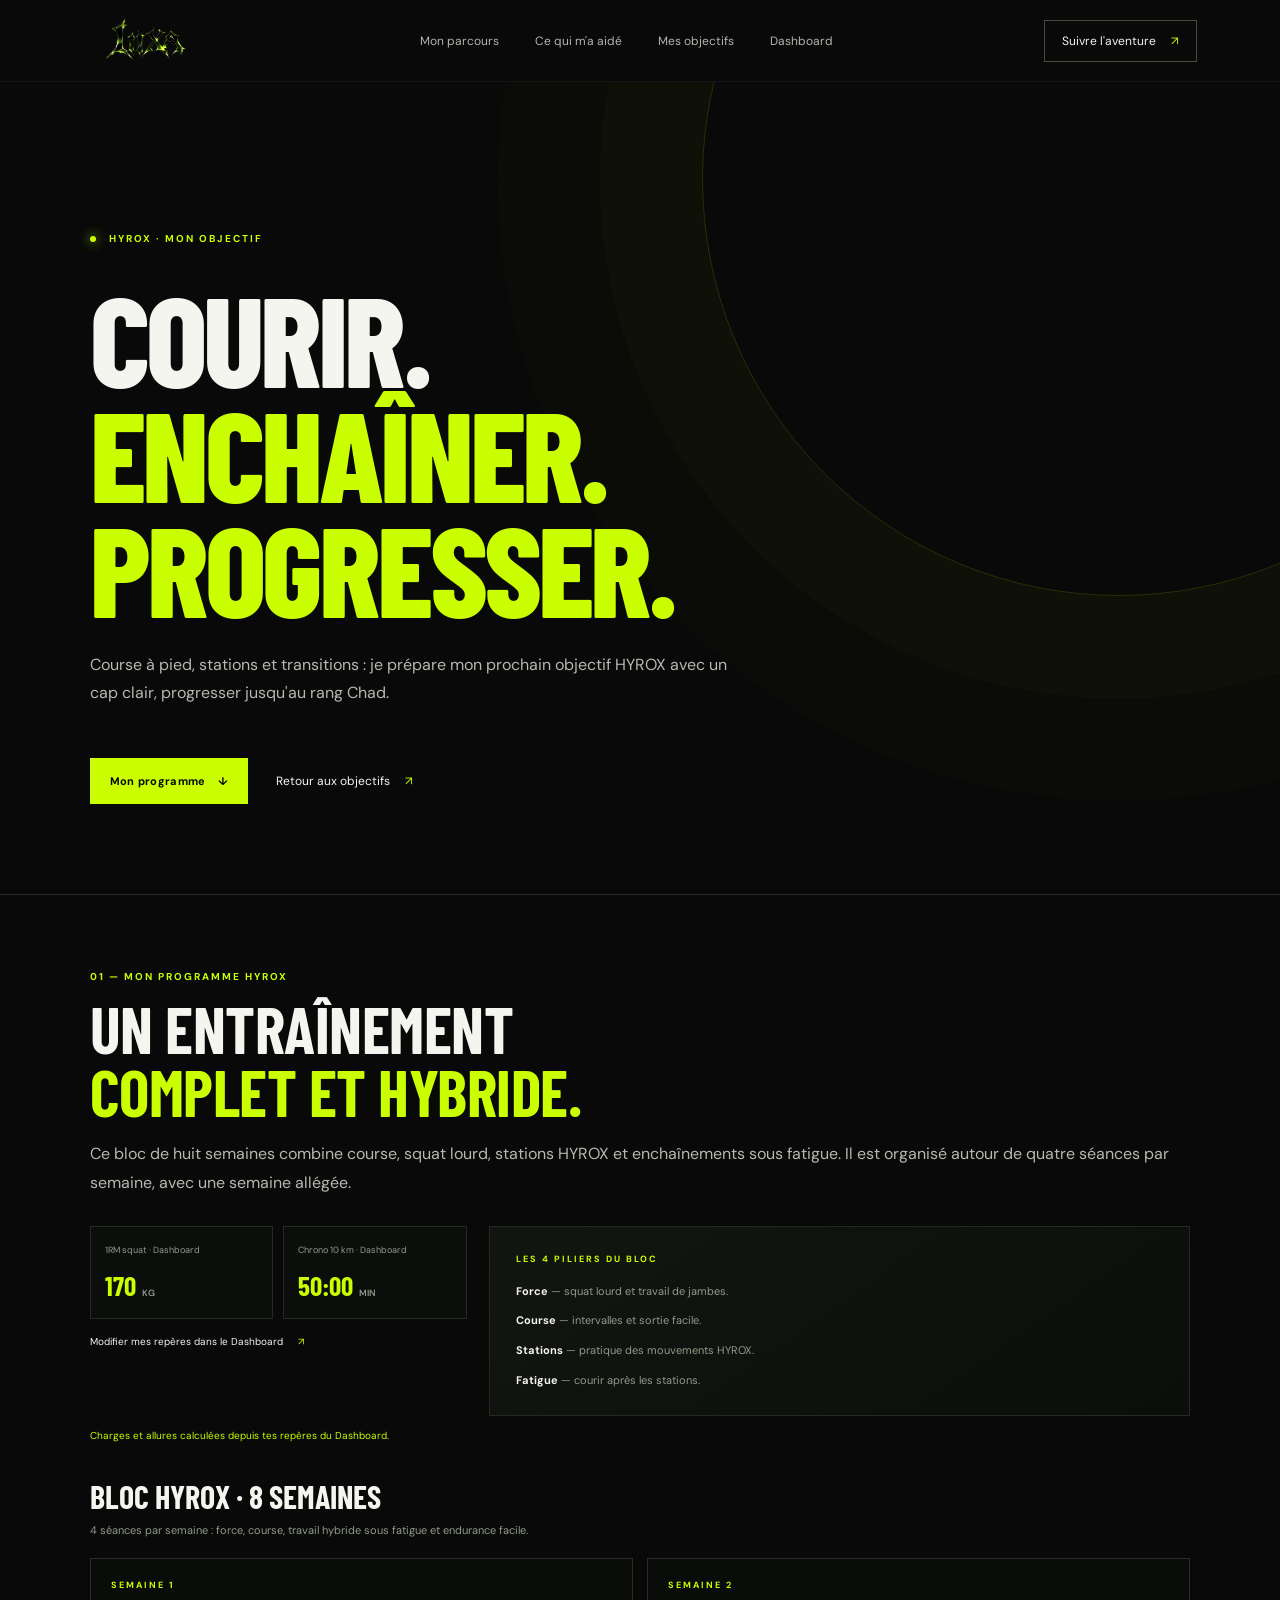
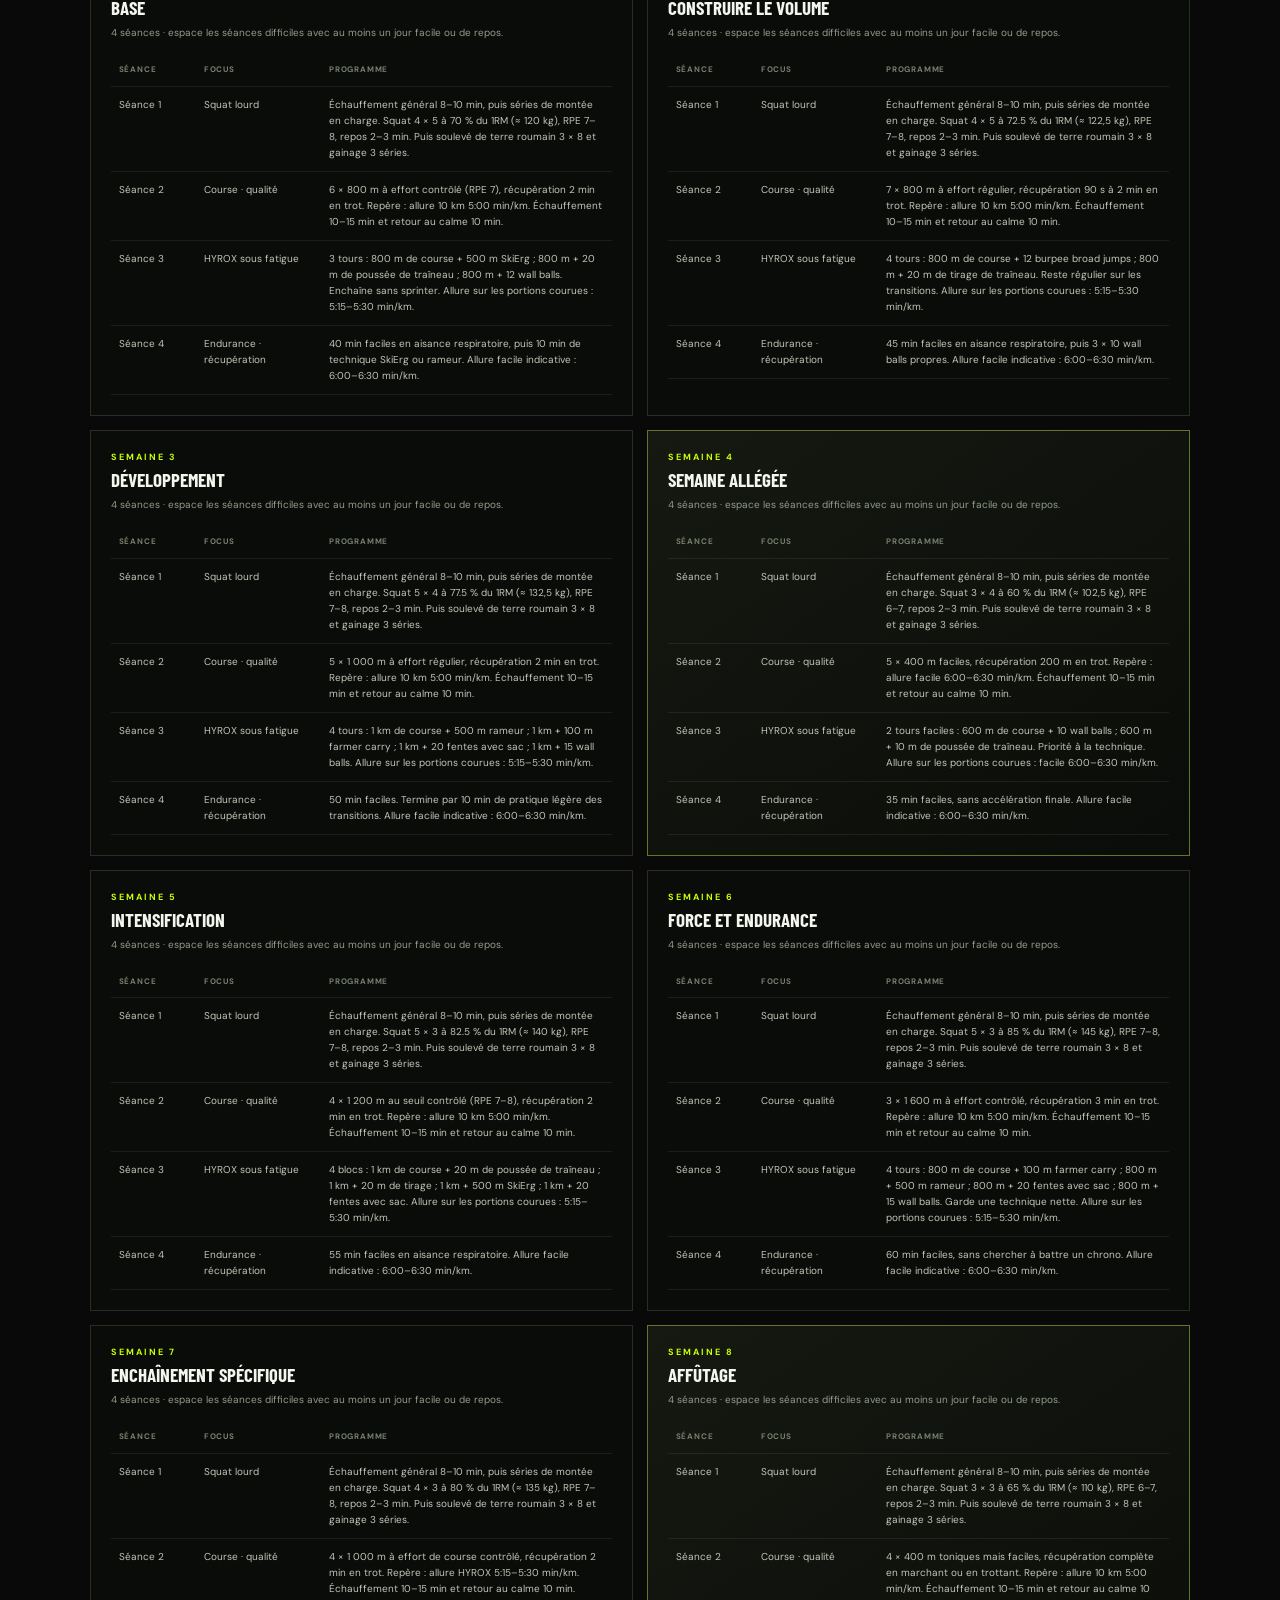
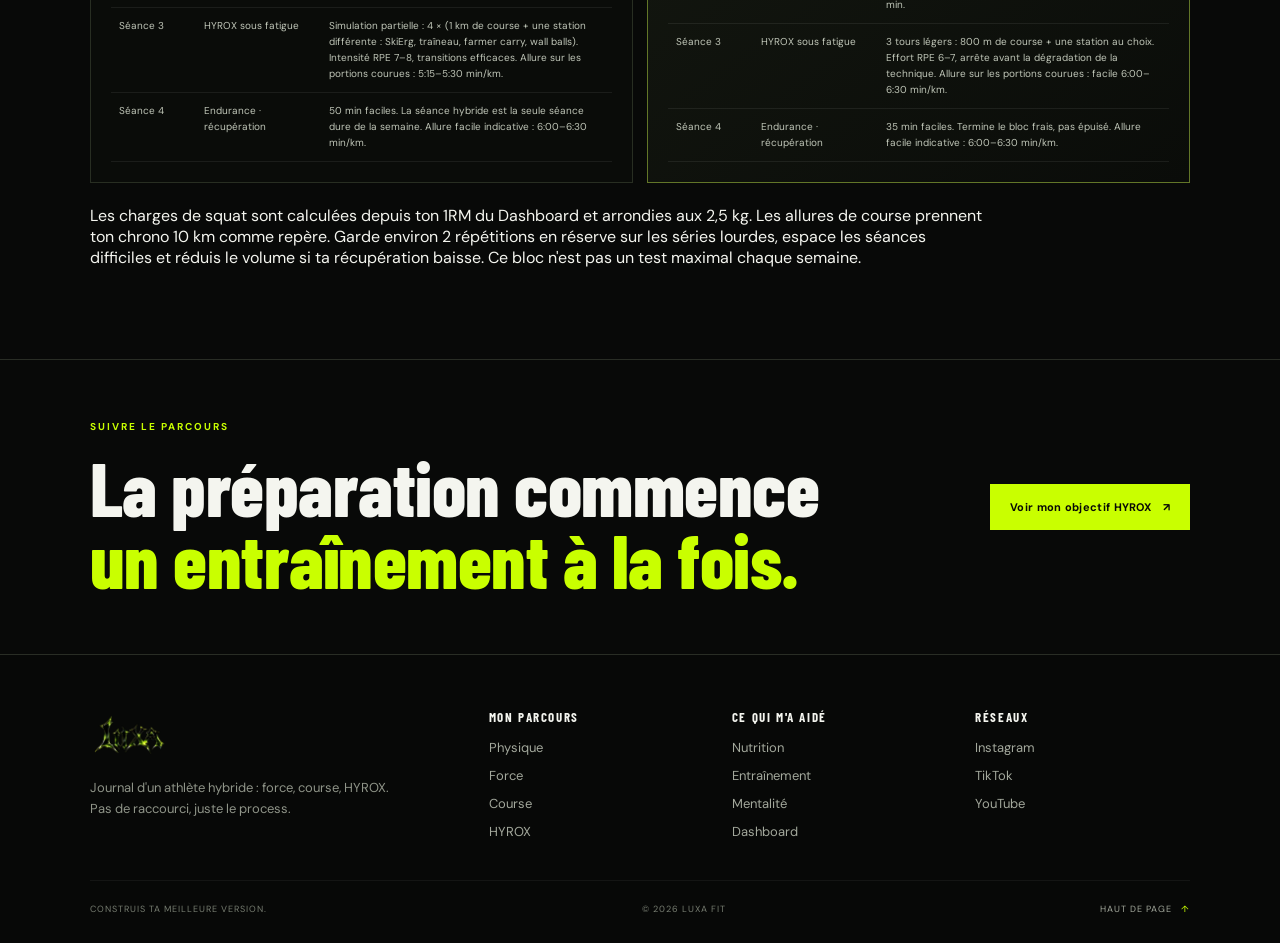
<file: hyrox.html>
<!doctype html>
<html lang="fr" id="top">
  <head>
    <meta charset="utf-8" />
    <meta name="viewport" content="width=device-width, initial-scale=1" />
    <meta name="theme-color" content="#080908" />
    <meta
      name="description"
      content="Mon objectif HYROX et l'espace dédié à mon programme pour progresser jusqu'au rang Chad."
    />
    <title>Mon objectif HYROX — LUXA FIT</title>
    <link rel="canonical" href="https://luxaweb.netlify.app/hyrox" />
    <meta property="og:type" content="website" />
    <meta property="og:locale" content="fr_FR" />
    <meta property="og:site_name" content="LUXA FIT" />
    <meta property="og:title" content="Mon objectif HYROX — LUXA FIT" />
    <meta property="og:description" content="Mon objectif HYROX et l'espace dédié à mon programme pour progresser jusqu'au rang Chad." />
    <meta property="og:url" content="https://luxaweb.netlify.app/hyrox" />
    <meta property="og:image" content="https://luxaweb.netlify.app/assets/og-image.jpg" />
    <meta property="og:image:width" content="1200" />
    <meta property="og:image:height" content="630" />
    <meta name="twitter:card" content="summary_large_image" />
    <link rel="icon" type="image/png" sizes="32x32" href="assets/favicon-32.png" />
    <link rel="apple-touch-icon" href="assets/apple-touch-icon.png" />
    <link rel="manifest" href="site.webmanifest" />
    <link rel="preconnect" href="https://fonts.googleapis.com" />
    <link rel="preconnect" href="https://fonts.gstatic.com" crossorigin />
    <link rel="preload" as="image" href="assets/luxa-logo.webp" fetchpriority="high" />
    <link rel="stylesheet" href="https://fonts.googleapis.com/css2?family=Barlow+Condensed:wght@500;600;700;800;900&family=DM+Sans:wght@400;500;600;700&display=swap" />
    <script>
      try {
        if (sessionStorage.getItem("luxa-intro-seen")) document.documentElement.classList.add("intro-seen");
      } catch (e) {}
    </script>
    <link rel="stylesheet" href="css/style.css" />
  </head>
  <body>
    <a class="skip-link" href="#contenu">Aller au contenu</a>
    <div class="loader" id="loader" aria-hidden="true">
      <div class="loader-mark">
        <img src="assets/luxa-logo.webp" alt="" width="656" height="380" fetchpriority="high" />
      </div>
      <p class="loader-caption">CONSTRUIS TA MEILLEURE VERSION</p>
      <div class="loader-track"><span></span></div>
      <span class="loader-status">HYROX · OBJECTIF CHAD</span>
    </div>
    <header class="header">
      <a class="brand" href="index.html" aria-label="LUXA FIT — Accueil"
        ><img src="assets/luxa-logo-sm.webp" alt="LUXA FIT" width="320" height="185" /></a>
      <nav class="nav" aria-label="Navigation principale">
        <a href="index.html#parcours">Mon parcours</a
        ><a href="index.html#piliers">Ce qui m'a aidé</a
        ><a href="training.html">Mes objectifs</a
        ><a href="dashboard.html">Dashboard</a>
      </nav>
      <a class="header-cta" href="index.html#youtube"
        >Suivre l'aventure <span>↗</span></a
      ><button
        class="menu-toggle"
        aria-label="Ouvrir le menu"
        aria-expanded="false"
      >
        ☰
      </button>
    </header>
    <main id="contenu">
      <section class="detail-page-hero">
        <p class="eyebrow">
          <span class="dot"></span> HYROX · MON OBJECTIF
        </p>
        <h1>COURIR.<br /><em>ENCHAÎNER. PROGRESSER.</em></h1>
        <p>
          Course à pied, stations et transitions : je prépare mon prochain
          objectif HYROX avec un cap clair, progresser jusqu'au rang Chad.
        </p>
        <div class="hero-actions">
          <a class="btn btn-primary" href="#programme"
            >Mon programme <span>↓</span></a
          ><a class="text-link" href="training.html"
            >Retour aux objectifs <span>↗</span></a
          >
        </div>
      </section>
      <section class="text-panel program-section" id="programme">
        <p class="eyebrow">01 — MON PROGRAMME HYROX</p>
        <h2>Un entraînement<br /><em>complet et hybride.</em></h2>
        <p class="detail-body">
          Ce bloc de huit semaines combine course, squat lourd, stations HYROX
          et enchaînements sous fatigue. Il est organisé autour de quatre
          séances par semaine, avec une semaine allégée.
        </p>
        <div class="sbd-generator-grid hyrox-generator-grid">
          <div class="sbd-record-source">
            <div class="sbd-record-grid hyrox-record-grid">
              <article class="sbd-record-card">
                <span>1RM squat · Dashboard</span>
                <strong
                  ><span
                    data-hyrox-squat-max
                    data-performance-display="squat"
                    >170</span
                  ><small>kg</small></strong
                >
              </article>
              <article class="sbd-record-card">
                <span>Chrono 10 km · Dashboard</span>
                <strong
                  ><span data-hyrox-ten-km data-performance-display="tenKm"
                    >50:00</span
                  ><small>min</small></strong
                >
              </article>
            </div>
            <a class="text-link sbd-dashboard-link" href="dashboard.html"
              >Modifier mes repères dans le Dashboard <span>↗</span></a
            >
          </div>
          <div class="dashboard-form hyrox-program-guide">
            <p class="eyebrow">LES 4 PILIERS DU BLOC</p>
            <ul>
              <li><strong>Force</strong> — squat lourd et travail de jambes.</li>
              <li><strong>Course</strong> — intervalles et sortie facile.</li>
              <li><strong>Stations</strong> — pratique des mouvements HYROX.</li>
              <li><strong>Fatigue</strong> — courir après les stations.</li>
            </ul>
          </div>
        </div>
        <p
          class="dashboard-status"
          data-hyrox-status
          role="status"
          aria-live="polite"
        ></p>
        <div
          class="sbd-program-results hyrox-program-results"
          id="hyrox-program-results"
          aria-live="polite"
        ></div>
        <p class="small-note sbd-program-note">
          Les charges de squat sont calculées depuis ton 1RM du Dashboard et
          arrondies aux 2,5 kg. Les allures de course prennent ton chrono 10 km
          comme repère. Garde environ 2 répétitions en réserve sur les séries
          lourdes, espace les séances difficiles et réduis le volume si ta
          récupération baisse. Ce bloc n'est pas un test maximal chaque semaine.
        </p>
      </section>
      <section class="detail-cta">
        <div>
          <p class="eyebrow">SUIVRE LE PARCOURS</p>
          <h2>La préparation commence<br /><em>un entraînement à la fois.</em></h2>
        </div>
        <a class="btn btn-primary" href="index.html#hyrox"
          >Voir mon objectif HYROX <span>↗</span></a
        >
      </section>
    </main>
    <footer class="footer">
      <div class="footer-top">
        <div class="footer-brand">
          <a class="brand" href="index.html" aria-label="LUXA FIT — Accueil"
            ><img src="assets/luxa-logo-sm.webp" alt="LUXA FIT" width="320" height="185" loading="lazy" decoding="async"
          /></a>
          <p>Journal d'un athlète hybride : force, course, HYROX. Pas de raccourci, juste le process.</p>
        </div>
        <nav class="footer-nav" aria-label="Plan du site">
          <div>
            <span class="footer-title">Mon parcours</span>
            <a href="physique.html">Physique</a><a href="force.html">Force</a><a href="course.html">Course</a><a href="hyrox.html">HYROX</a>
          </div>
          <div>
            <span class="footer-title">Ce qui m'a aidé</span>
            <a href="nutrition.html">Nutrition</a><a href="training.html">Entraînement</a><a href="mentalite.html">Mentalité</a><a href="dashboard.html">Dashboard</a>
          </div>
          <div>
            <span class="footer-title">Réseaux</span>
            <a href="https://www.instagram.com/luxa_fit_/" target="_blank" rel="noopener noreferrer">Instagram</a><a href="https://www.tiktok.com/@luxa_fit_" target="_blank" rel="noopener noreferrer">TikTok</a><a href="https://www.youtube.com/@luxa_fit" target="_blank" rel="noopener noreferrer">YouTube</a>
          </div>
        </nav>
      </div>
      <div class="footer-bottom">
        <span>CONSTRUIS TA MEILLEURE VERSION.</span><span>© <span data-year>2026</span> LUXA FIT</span>
        <a class="back-to-top" href="#top">Haut de page <span aria-hidden="true">↑</span></a>
      </div>
    </footer>
    <script src="js/performance.js"></script>
    <script src="js/main.js"></script>
    <script src="js/hyrox-program.js"></script>
    <script src="js/mobile-carousels.js"></script>
  </body>
</html>
</file>
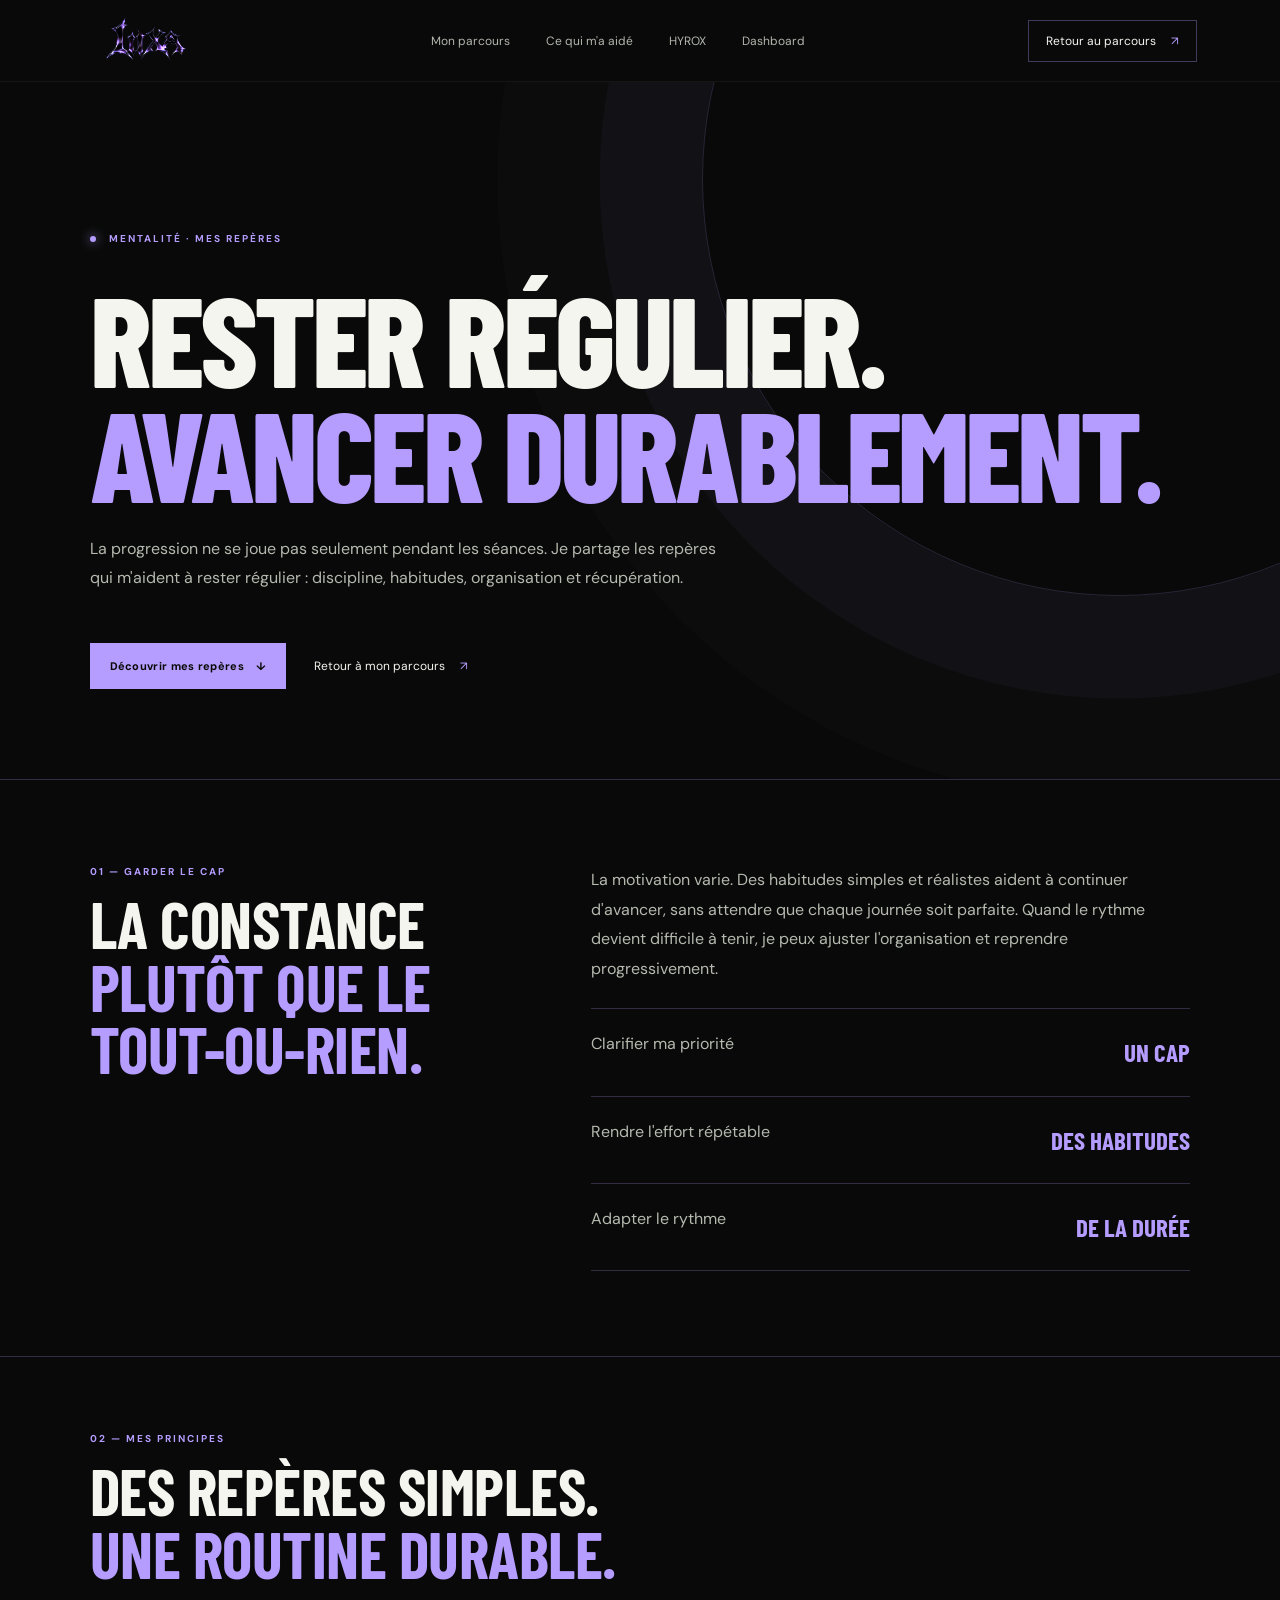
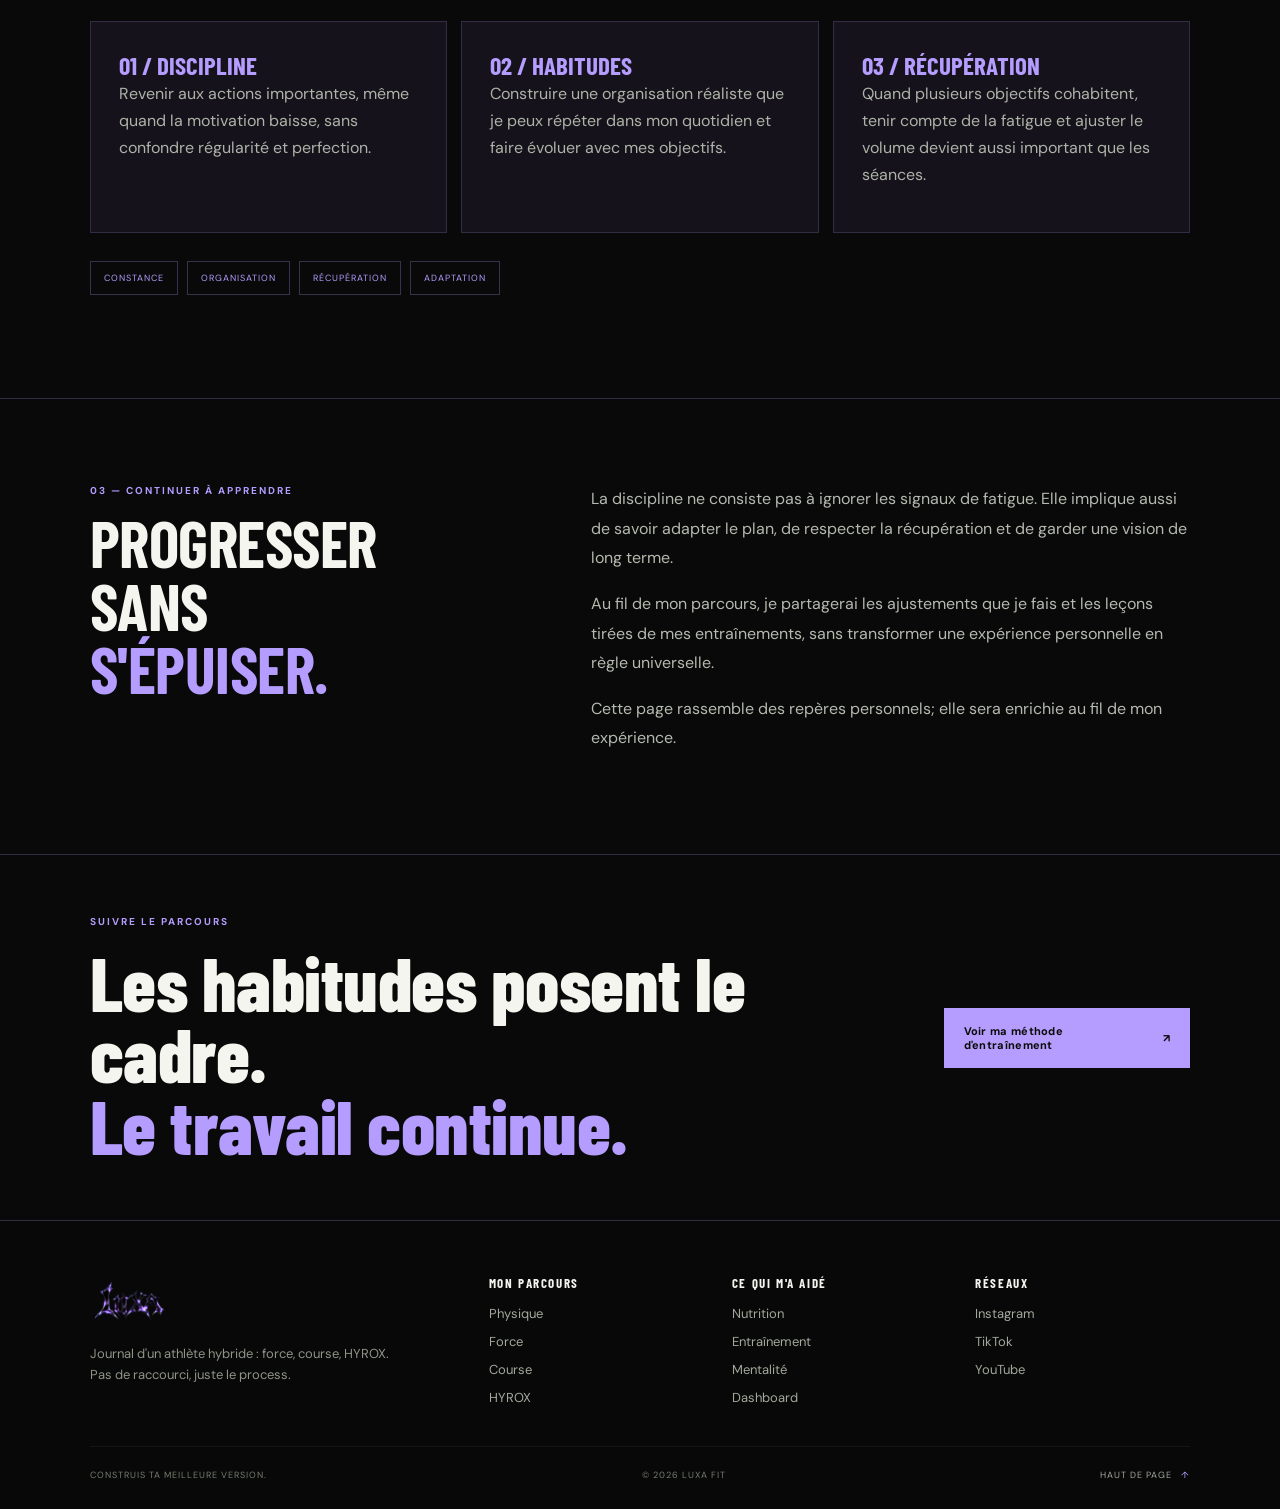
<file: mentalite.html>
<!doctype html>
<html lang="fr" id="top">
  <head>
    <meta charset="utf-8" />
    <meta name="viewport" content="width=device-width, initial-scale=1" />
    <meta name="theme-color" content="#080908" />
    <meta
      name="description"
      content="Mes repères de mentalité : discipline, habitudes, organisation et récupération pour progresser durablement."
    />
    <title>Mentalité — Mes repères | LUXA FIT</title>
    <link rel="canonical" href="https://luxaweb.netlify.app/mentalite" />
    <meta property="og:type" content="website" />
    <meta property="og:locale" content="fr_FR" />
    <meta property="og:site_name" content="LUXA FIT" />
    <meta property="og:title" content="Mentalité — Mes repères | LUXA FIT" />
    <meta property="og:description" content="Mes repères de mentalité : discipline, habitudes, organisation et récupération pour progresser durablement." />
    <meta property="og:url" content="https://luxaweb.netlify.app/mentalite" />
    <meta property="og:image" content="https://luxaweb.netlify.app/assets/og-image.jpg" />
    <meta property="og:image:width" content="1200" />
    <meta property="og:image:height" content="630" />
    <meta name="twitter:card" content="summary_large_image" />
    <link rel="icon" type="image/png" sizes="32x32" href="assets/favicon-32.png" />
    <link rel="apple-touch-icon" href="assets/apple-touch-icon.png" />
    <link rel="manifest" href="site.webmanifest" />
    <link rel="preconnect" href="https://fonts.googleapis.com" />
    <link rel="preconnect" href="https://fonts.gstatic.com" crossorigin />
    <link rel="preload" as="image" href="assets/luxa-logo.webp" fetchpriority="high" />
    <link rel="stylesheet" href="https://fonts.googleapis.com/css2?family=Barlow+Condensed:wght@500;600;700;800;900&family=DM+Sans:wght@400;500;600;700&display=swap" />
    <script>
      try {
        if (sessionStorage.getItem("luxa-intro-seen")) document.documentElement.classList.add("intro-seen");
      } catch (e) {}
    </script>
    <link rel="stylesheet" href="css/style.css" />
  </head>
  <body class="theme-mindset">
    <a class="skip-link" href="#contenu">Aller au contenu</a>
    <div class="loader" id="loader" aria-hidden="true">
      <div class="loader-mark">
        <img src="assets/luxa-logo.webp" alt="" width="656" height="380" fetchpriority="high" />
      </div>
      <p class="loader-caption">CONSTRUIS TA MEILLEURE VERSION</p>
      <div class="loader-track"><span></span></div>
      <span class="loader-status">MENTALITÉ · MES REPÈRES</span>
    </div>
    <header class="header">
      <a class="brand" href="index.html" aria-label="LUXA FIT — Accueil"
        ><img src="assets/luxa-logo-sm.webp" alt="LUXA FIT" width="320" height="185" /></a>
      <nav class="nav" aria-label="Navigation principale">
        <a href="index.html#parcours">Mon parcours</a>
        <a href="index.html#piliers">Ce qui m'a aidé</a>
        <a href="index.html#hyrox">HYROX</a>
        <a href="dashboard.html">Dashboard</a>
      </nav>
      <a class="header-cta" href="index.html#piliers"
        >Retour au parcours <span>↗</span></a
      >
      <button
        class="menu-toggle"
        aria-label="Ouvrir le menu"
        aria-expanded="false"
      >
        ☰
      </button>
    </header>
    <main id="contenu">
      <section class="detail-page-hero">
        <p class="eyebrow"><span class="dot"></span> MENTALITÉ · MES REPÈRES</p>
        <h1>RESTER RÉGULIER.<br /><em>AVANCER DURABLEMENT.</em></h1>
        <p>
          La progression ne se joue pas seulement pendant les séances. Je
          partage les repères qui m'aident à rester régulier : discipline,
          habitudes, organisation et récupération.
        </p>
        <div class="hero-actions">
          <a class="btn btn-primary" href="#reperes"
            >Découvrir mes repères <span>↓</span></a
          >
          <a class="text-link" href="index.html"
            >Retour à mon parcours <span>↗</span></a
          >
        </div>
      </section>
      <section class="detail-columns" id="reperes">
        <div>
          <p class="eyebrow">01 — GARDER LE CAP</p>
          <h2>La constance<br /><em>plutôt que le tout-ou-rien.</em></h2>
        </div>
        <div class="detail-body">
          <p>
            La motivation varie. Des habitudes simples et réalistes aident à
            continuer d'avancer, sans attendre que chaque journée soit parfaite.
            Quand le rythme devient difficile à tenir, je peux ajuster
            l'organisation et reprendre progressivement.
          </p>
          <ul class="milestone-list">
            <li><span>Clarifier ma priorité</span><strong>UN CAP</strong></li>
            <li>
              <span>Rendre l'effort répétable</span
              ><strong>DES HABITUDES</strong>
            </li>
            <li><span>Adapter le rythme</span><strong>DE LA DURÉE</strong></li>
          </ul>
        </div>
      </section>
      <section class="text-panel">
        <p class="eyebrow">02 — MES PRINCIPES</p>
        <h2>Des repères simples.<br /><em>Une routine durable.</em></h2>
        <div class="lesson-grid">
          <article class="lesson-card">
            <b>01 / DISCIPLINE</b>
            <p>
              Revenir aux actions importantes, même quand la motivation baisse,
              sans confondre régularité et perfection.
            </p>
          </article>
          <article class="lesson-card">
            <b>02 / HABITUDES</b>
            <p>
              Construire une organisation réaliste que je peux répéter dans mon
              quotidien et faire évoluer avec mes objectifs.
            </p>
          </article>
          <article class="lesson-card">
            <b>03 / RÉCUPÉRATION</b>
            <p>
              Quand plusieurs objectifs cohabitent, tenir compte de la fatigue
              et ajuster le volume devient aussi important que les séances.
            </p>
          </article>
        </div>
        <div class="detail-tags">
          <span>CONSTANCE</span><span>ORGANISATION</span
          ><span>RÉCUPÉRATION</span><span>ADAPTATION</span>
        </div>
      </section>
      <section class="detail-columns">
        <div>
          <p class="eyebrow">03 — CONTINUER À APPRENDRE</p>
          <h2>Progresser sans<br /><em>s'épuiser.</em></h2>
        </div>
        <div class="detail-body">
          <p>
            La discipline ne consiste pas à ignorer les signaux de fatigue. Elle
            implique aussi de savoir adapter le plan, de respecter la
            récupération et de garder une vision de long terme.
          </p>
          <p>
            Au fil de mon parcours, je partagerai les ajustements que je fais et
            les leçons tirées de mes entraînements, sans transformer une
            expérience personnelle en règle universelle.
          </p>
          <p class="small-note">
            Cette page rassemble des repères personnels; elle sera enrichie au
            fil de mon expérience.
          </p>
        </div>
      </section>
      <section class="detail-cta">
        <div>
          <p class="eyebrow">SUIVRE LE PARCOURS</p>
          <h2>
            Les habitudes posent le cadre.<br /><em>Le travail continue.</em>
          </h2>
        </div>
        <a class="btn btn-primary" href="training.html"
          >Voir ma méthode d'entraînement <span>↗</span></a
        >
      </section>
    </main>
    <footer class="footer">
      <div class="footer-top">
        <div class="footer-brand">
          <a class="brand" href="index.html" aria-label="LUXA FIT — Accueil"
            ><img src="assets/luxa-logo-sm.webp" alt="LUXA FIT" width="320" height="185" loading="lazy" decoding="async"
          /></a>
          <p>Journal d'un athlète hybride : force, course, HYROX. Pas de raccourci, juste le process.</p>
        </div>
        <nav class="footer-nav" aria-label="Plan du site">
          <div>
            <span class="footer-title">Mon parcours</span>
            <a href="physique.html">Physique</a><a href="force.html">Force</a><a href="course.html">Course</a><a href="hyrox.html">HYROX</a>
          </div>
          <div>
            <span class="footer-title">Ce qui m'a aidé</span>
            <a href="nutrition.html">Nutrition</a><a href="training.html">Entraînement</a><a href="mentalite.html">Mentalité</a><a href="dashboard.html">Dashboard</a>
          </div>
          <div>
            <span class="footer-title">Réseaux</span>
            <a href="https://www.instagram.com/luxa_fit_/" target="_blank" rel="noopener noreferrer">Instagram</a><a href="https://www.tiktok.com/@luxa_fit_" target="_blank" rel="noopener noreferrer">TikTok</a><a href="https://www.youtube.com/@luxa_fit" target="_blank" rel="noopener noreferrer">YouTube</a>
          </div>
        </nav>
      </div>
      <div class="footer-bottom">
        <span>CONSTRUIS TA MEILLEURE VERSION.</span><span>© <span data-year>2026</span> LUXA FIT</span>
        <a class="back-to-top" href="#top">Haut de page <span aria-hidden="true">↑</span></a>
      </div>
    </footer>
    <script src="js/main.js"></script>
  </body>
</html>
</file>
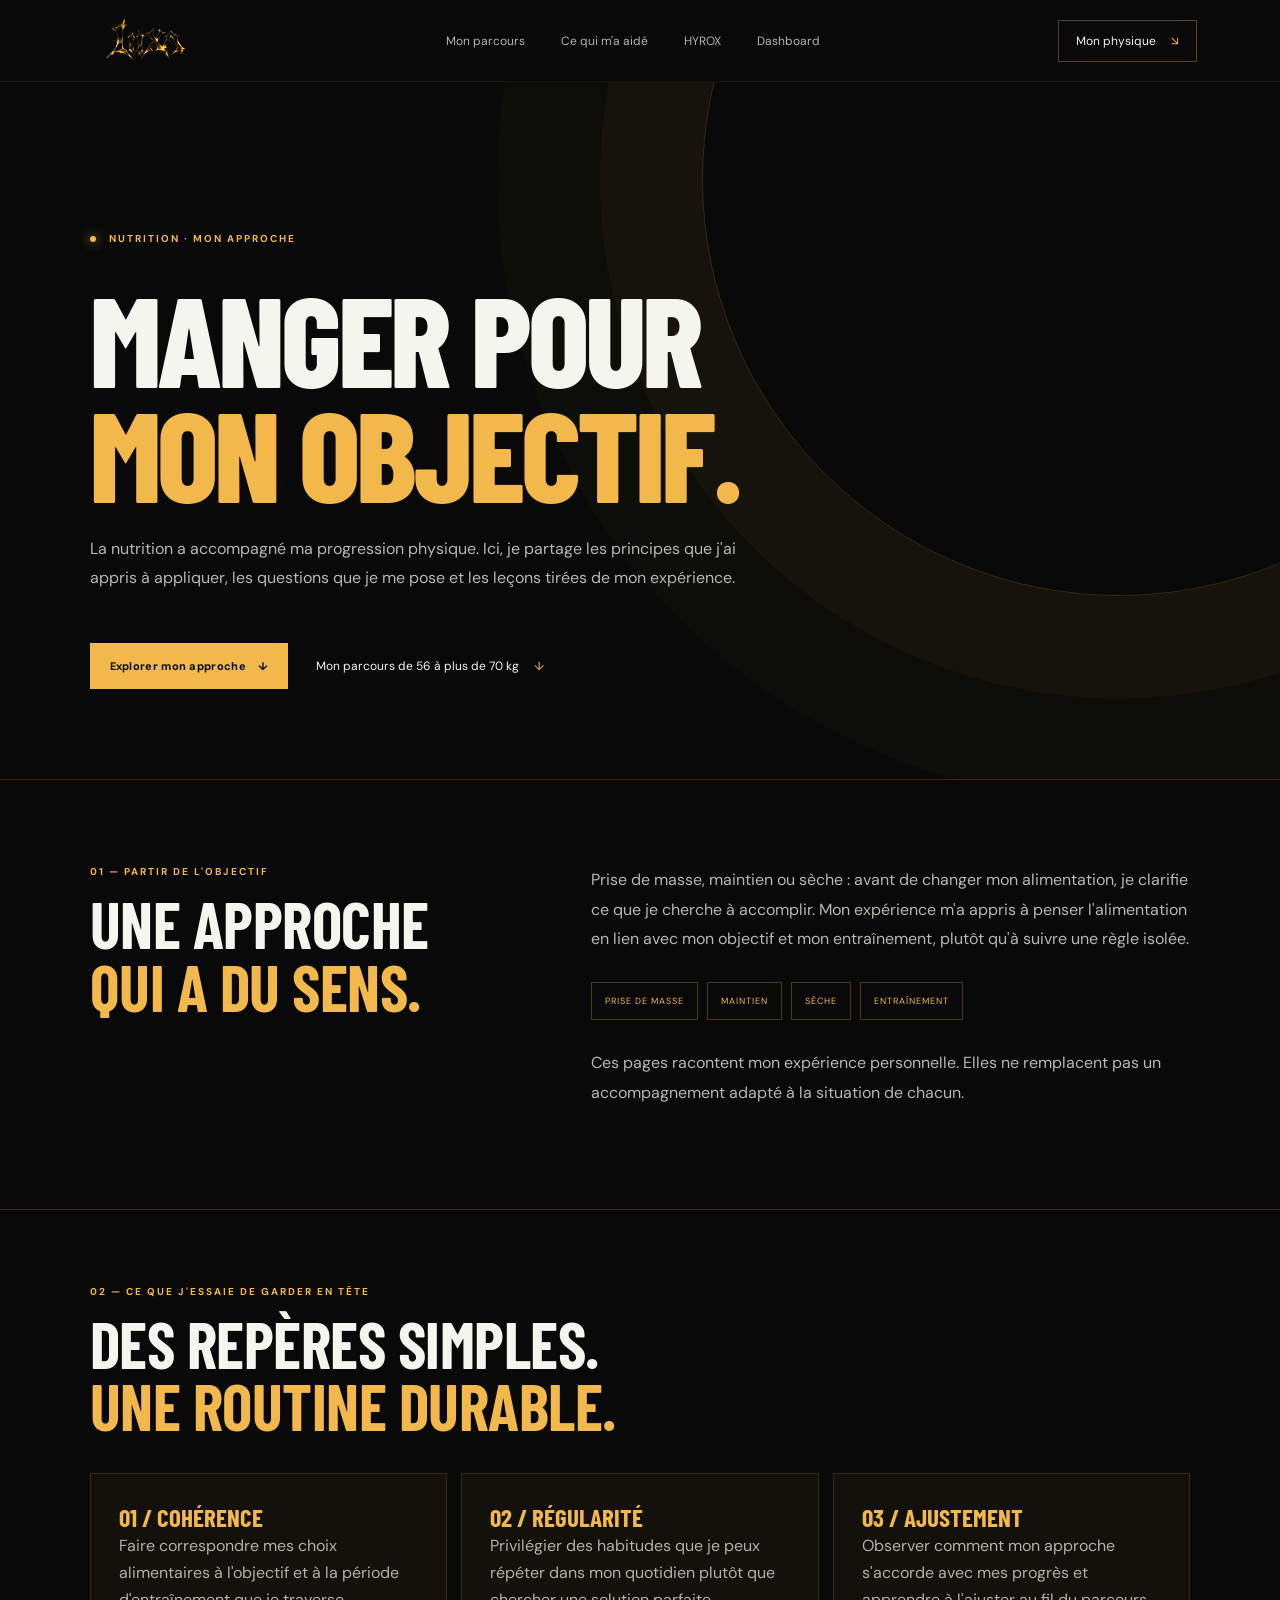
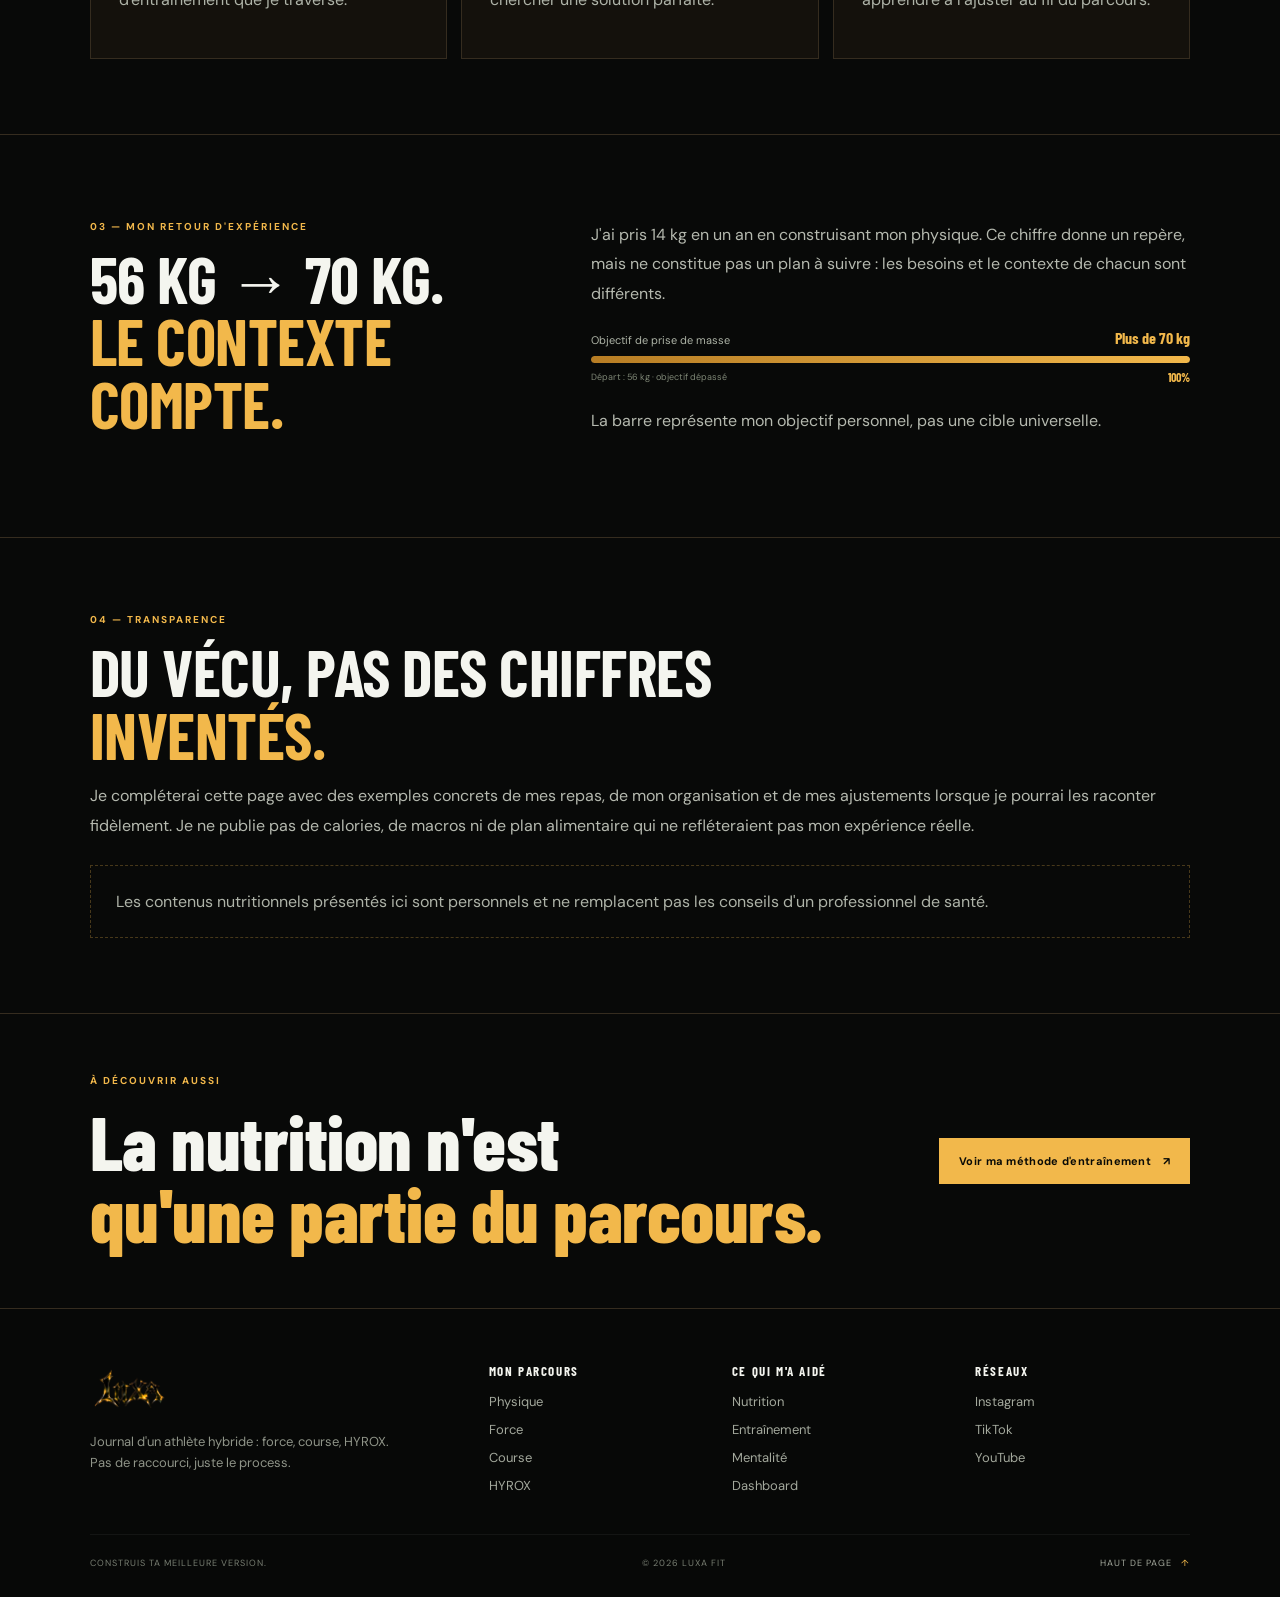
<file: nutrition.html>
<!doctype html>
<html lang="fr" id="top">
  <head>
    <meta charset="utf-8" />
    <meta name="viewport" content="width=device-width, initial-scale=1" />
    <meta name="theme-color" content="#080908" />
    <meta
      name="description"
      content="Mon approche de la nutrition : prise de masse, objectifs, habitudes et leçons tirées de mon parcours."
    />
    <title>Nutrition — Mon approche | LUXA FIT</title>
    <link rel="canonical" href="https://luxaweb.netlify.app/nutrition" />
    <meta property="og:type" content="website" />
    <meta property="og:locale" content="fr_FR" />
    <meta property="og:site_name" content="LUXA FIT" />
    <meta property="og:title" content="Nutrition — Mon approche | LUXA FIT" />
    <meta property="og:description" content="Mon approche de la nutrition : prise de masse, objectifs, habitudes et leçons tirées de mon parcours." />
    <meta property="og:url" content="https://luxaweb.netlify.app/nutrition" />
    <meta property="og:image" content="https://luxaweb.netlify.app/assets/og-image.jpg" />
    <meta property="og:image:width" content="1200" />
    <meta property="og:image:height" content="630" />
    <meta name="twitter:card" content="summary_large_image" />
    <link rel="icon" type="image/png" sizes="32x32" href="assets/favicon-32.png" />
    <link rel="apple-touch-icon" href="assets/apple-touch-icon.png" />
    <link rel="manifest" href="site.webmanifest" />
    <link rel="preconnect" href="https://fonts.googleapis.com" />
    <link rel="preconnect" href="https://fonts.gstatic.com" crossorigin />
    <link rel="preload" as="image" href="assets/luxa-logo.webp" fetchpriority="high" />
    <link rel="stylesheet" href="https://fonts.googleapis.com/css2?family=Barlow+Condensed:wght@500;600;700;800;900&family=DM+Sans:wght@400;500;600;700&display=swap" />
    <script>
      try {
        if (sessionStorage.getItem("luxa-intro-seen")) document.documentElement.classList.add("intro-seen");
      } catch (e) {}
    </script>
    <link rel="stylesheet" href="css/style.css" />
  </head>
  <body class="theme-nutrition">
    <a class="skip-link" href="#contenu">Aller au contenu</a>
    <div class="loader" id="loader" aria-hidden="true">
      <div class="loader-mark">
        <img src="assets/luxa-logo.webp" alt="" width="656" height="380" fetchpriority="high" />
      </div>
      <p class="loader-caption">CONSTRUIS TA MEILLEURE VERSION</p>
      <div class="loader-track"><span></span></div>
      <span class="loader-status">NUTRITION · MES APPRENTISSAGES</span>
    </div>
    <header class="header">
      <a class="brand" href="index.html" aria-label="LUXA FIT — Accueil"
        ><img src="assets/luxa-logo-sm.webp" alt="LUXA FIT" width="320" height="185" /></a>
      <nav class="nav" aria-label="Navigation principale">
        <a href="index.html#parcours">Mon parcours</a
        ><a href="index.html#piliers">Ce qui m'a aidé</a
        ><a href="index.html#hyrox">HYROX</a
        ><a href="dashboard.html">Dashboard</a>
      </nav>
      <a class="header-cta" href="#physique">Mon physique <span>↘</span></a>
      <button
        class="menu-toggle"
        aria-label="Ouvrir le menu"
        aria-expanded="false"
      >
        ☰
      </button>
    </header>
    <main id="contenu">
      <section class="detail-page-hero">
        <p class="eyebrow">
          <span class="dot"></span> NUTRITION · MON APPROCHE
        </p>
        <h1>MANGER POUR<br /><em>MON OBJECTIF.</em></h1>
        <p>
          La nutrition a accompagné ma progression physique. Ici, je partage les
          principes que j'ai appris à appliquer, les questions que je me pose et
          les leçons tirées de mon expérience.
        </p>
        <div class="hero-actions">
          <a class="btn btn-primary" href="#approche"
            >Explorer mon approche <span>↓</span></a
          >
          <a class="text-link" href="#physique"
            >Mon parcours de 56 à plus de 70 kg <span>↓</span></a
          >
        </div>
      </section>
      <section class="detail-columns" id="approche">
        <div>
          <p class="eyebrow">01 — PARTIR DE L'OBJECTIF</p>
          <h2>Une approche<br /><em>qui a du sens.</em></h2>
        </div>
        <div class="detail-body">
          <p>
            Prise de masse, maintien ou sèche : avant de changer mon
            alimentation, je clarifie ce que je cherche à accomplir. Mon
            expérience m'a appris à penser l'alimentation en lien avec mon
            objectif et mon entraînement, plutôt qu'à suivre une règle isolée.
          </p>
          <div class="detail-tags">
            <span>PRISE DE MASSE</span><span>MAINTIEN</span><span>SÈCHE</span
            ><span>ENTRAÎNEMENT</span>
          </div>
          <p class="small-note">
            Ces pages racontent mon expérience personnelle. Elles ne remplacent
            pas un accompagnement adapté à la situation de chacun.
          </p>
        </div>
      </section>
      <section class="text-panel">
        <p class="eyebrow">02 — CE QUE J'ESSAIE DE GARDER EN TÊTE</p>
        <h2>Des repères simples.<br /><em>Une routine durable.</em></h2>
        <div class="lesson-grid">
          <article class="lesson-card">
            <b>01 / COHÉRENCE</b>
            <p>
              Faire correspondre mes choix alimentaires à l'objectif et à la
              période d'entraînement que je traverse.
            </p>
          </article>
          <article class="lesson-card">
            <b>02 / RÉGULARITÉ</b>
            <p>
              Privilégier des habitudes que je peux répéter dans mon quotidien
              plutôt que chercher une solution parfaite.
            </p>
          </article>
          <article class="lesson-card">
            <b>03 / AJUSTEMENT</b>
            <p>
              Observer comment mon approche s'accorde avec mes progrès et
              apprendre à l'ajuster au fil du parcours.
            </p>
          </article>
        </div>
      </section>
      <section class="detail-columns" id="physique">
        <div>
          <p class="eyebrow">03 — MON RETOUR D'EXPÉRIENCE</p>
          <h2>56 kg → 70 kg.<br /><em>Le contexte compte.</em></h2>
        </div>
        <div class="detail-body">
          <p>
            J'ai pris 14 kg en un an en construisant mon physique. Ce chiffre
            donne un repère, mais ne constitue pas un plan à suivre : les
            besoins et le contexte de chacun sont différents.
          </p>
          <div class="progress-list">
            <div class="progress-item">
              <div class="progress-heading">
                <span>Objectif de prise de masse</span
                ><strong>Plus de 70 kg</strong>
              </div>
              <div
                class="progress-track"
                role="progressbar"
                aria-label="Objectif de 70 kg dépassé"
                aria-valuemin="0"
                aria-valuemax="100"
                aria-valuenow="100"
                aria-valuetext="100 pour cent, objectif atteint"
              >
                <span style="--progress: 100%"></span>
              </div>
              <div class="progress-meta">
                <span>Départ : 56 kg · objectif dépassé</span><b>100%</b>
              </div>
            </div>
          </div>
          <p class="small-note">
            La barre représente mon objectif personnel, pas une cible
            universelle.
          </p>
        </div>
      </section>
      <section class="text-panel">
        <p class="eyebrow">04 — TRANSPARENCE</p>
        <h2>Du vécu, pas des chiffres<br /><em>inventés.</em></h2>
        <p class="detail-body">
          Je compléterai cette page avec des exemples concrets de mes repas, de
          mon organisation et de mes ajustements lorsque je pourrai les raconter
          fidèlement. Je ne publie pas de calories, de macros ni de plan
          alimentaire qui ne refléteraient pas mon expérience réelle.
        </p>
        <div class="media-note">
          Les contenus nutritionnels présentés ici sont personnels et ne
          remplacent pas les conseils d'un professionnel de santé.
        </div>
      </section>
      <section class="detail-cta">
        <div>
          <p class="eyebrow">À DÉCOUVRIR AUSSI</p>
          <h2>La nutrition n'est<br /><em>qu'une partie du parcours.</em></h2>
        </div>
        <a class="btn btn-primary" href="training.html"
          >Voir ma méthode d'entraînement <span>↗</span></a
        >
      </section>
    </main>
    <footer class="footer">
      <div class="footer-top">
        <div class="footer-brand">
          <a class="brand" href="index.html" aria-label="LUXA FIT — Accueil"
            ><img src="assets/luxa-logo-sm.webp" alt="LUXA FIT" width="320" height="185" loading="lazy" decoding="async"
          /></a>
          <p>Journal d'un athlète hybride : force, course, HYROX. Pas de raccourci, juste le process.</p>
        </div>
        <nav class="footer-nav" aria-label="Plan du site">
          <div>
            <span class="footer-title">Mon parcours</span>
            <a href="physique.html">Physique</a><a href="force.html">Force</a><a href="course.html">Course</a><a href="hyrox.html">HYROX</a>
          </div>
          <div>
            <span class="footer-title">Ce qui m'a aidé</span>
            <a href="nutrition.html">Nutrition</a><a href="training.html">Entraînement</a><a href="mentalite.html">Mentalité</a><a href="dashboard.html">Dashboard</a>
          </div>
          <div>
            <span class="footer-title">Réseaux</span>
            <a href="https://www.instagram.com/luxa_fit_/" target="_blank" rel="noopener noreferrer">Instagram</a><a href="https://www.tiktok.com/@luxa_fit_" target="_blank" rel="noopener noreferrer">TikTok</a><a href="https://www.youtube.com/@luxa_fit" target="_blank" rel="noopener noreferrer">YouTube</a>
          </div>
        </nav>
      </div>
      <div class="footer-bottom">
        <span>CONSTRUIS TA MEILLEURE VERSION.</span><span>© <span data-year>2026</span> LUXA FIT</span>
        <a class="back-to-top" href="#top">Haut de page <span aria-hidden="true">↑</span></a>
      </div>
    </footer>
    <script src="js/main.js"></script>
  </body>
</html>
</file>
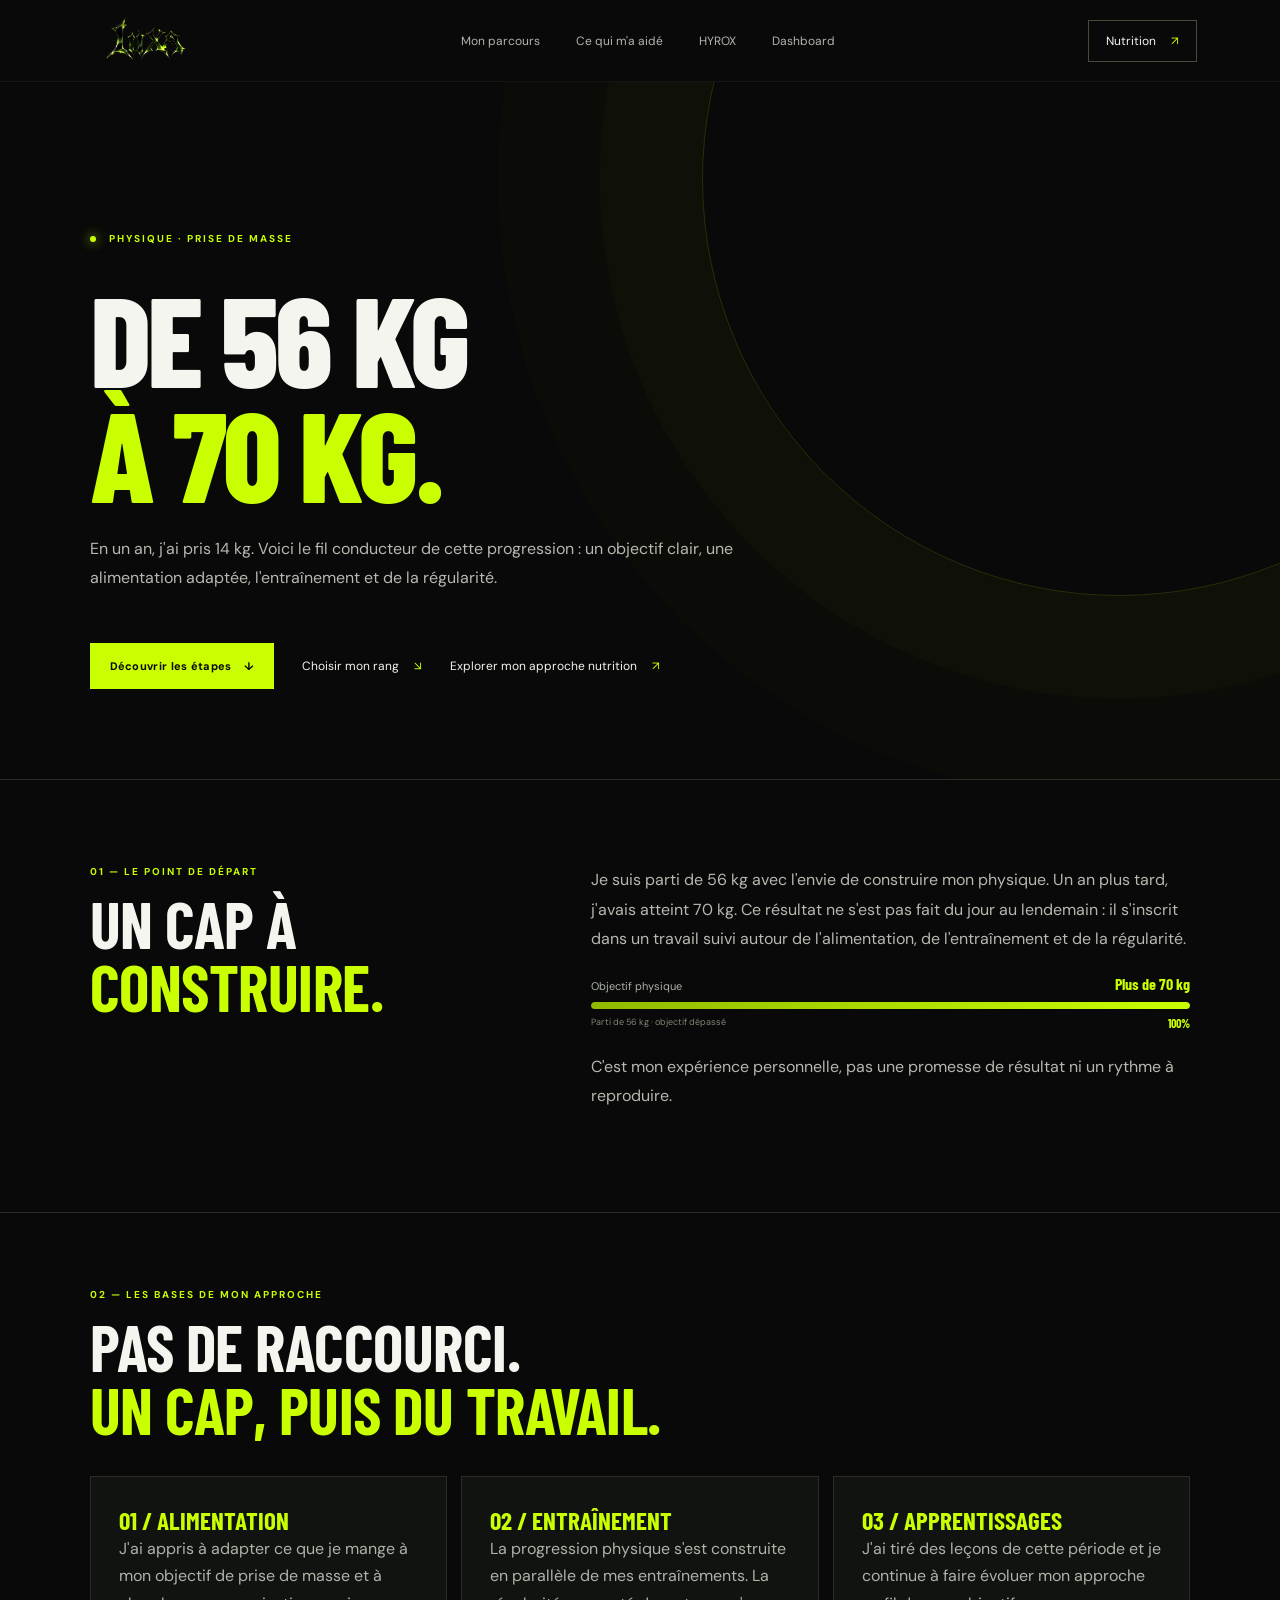
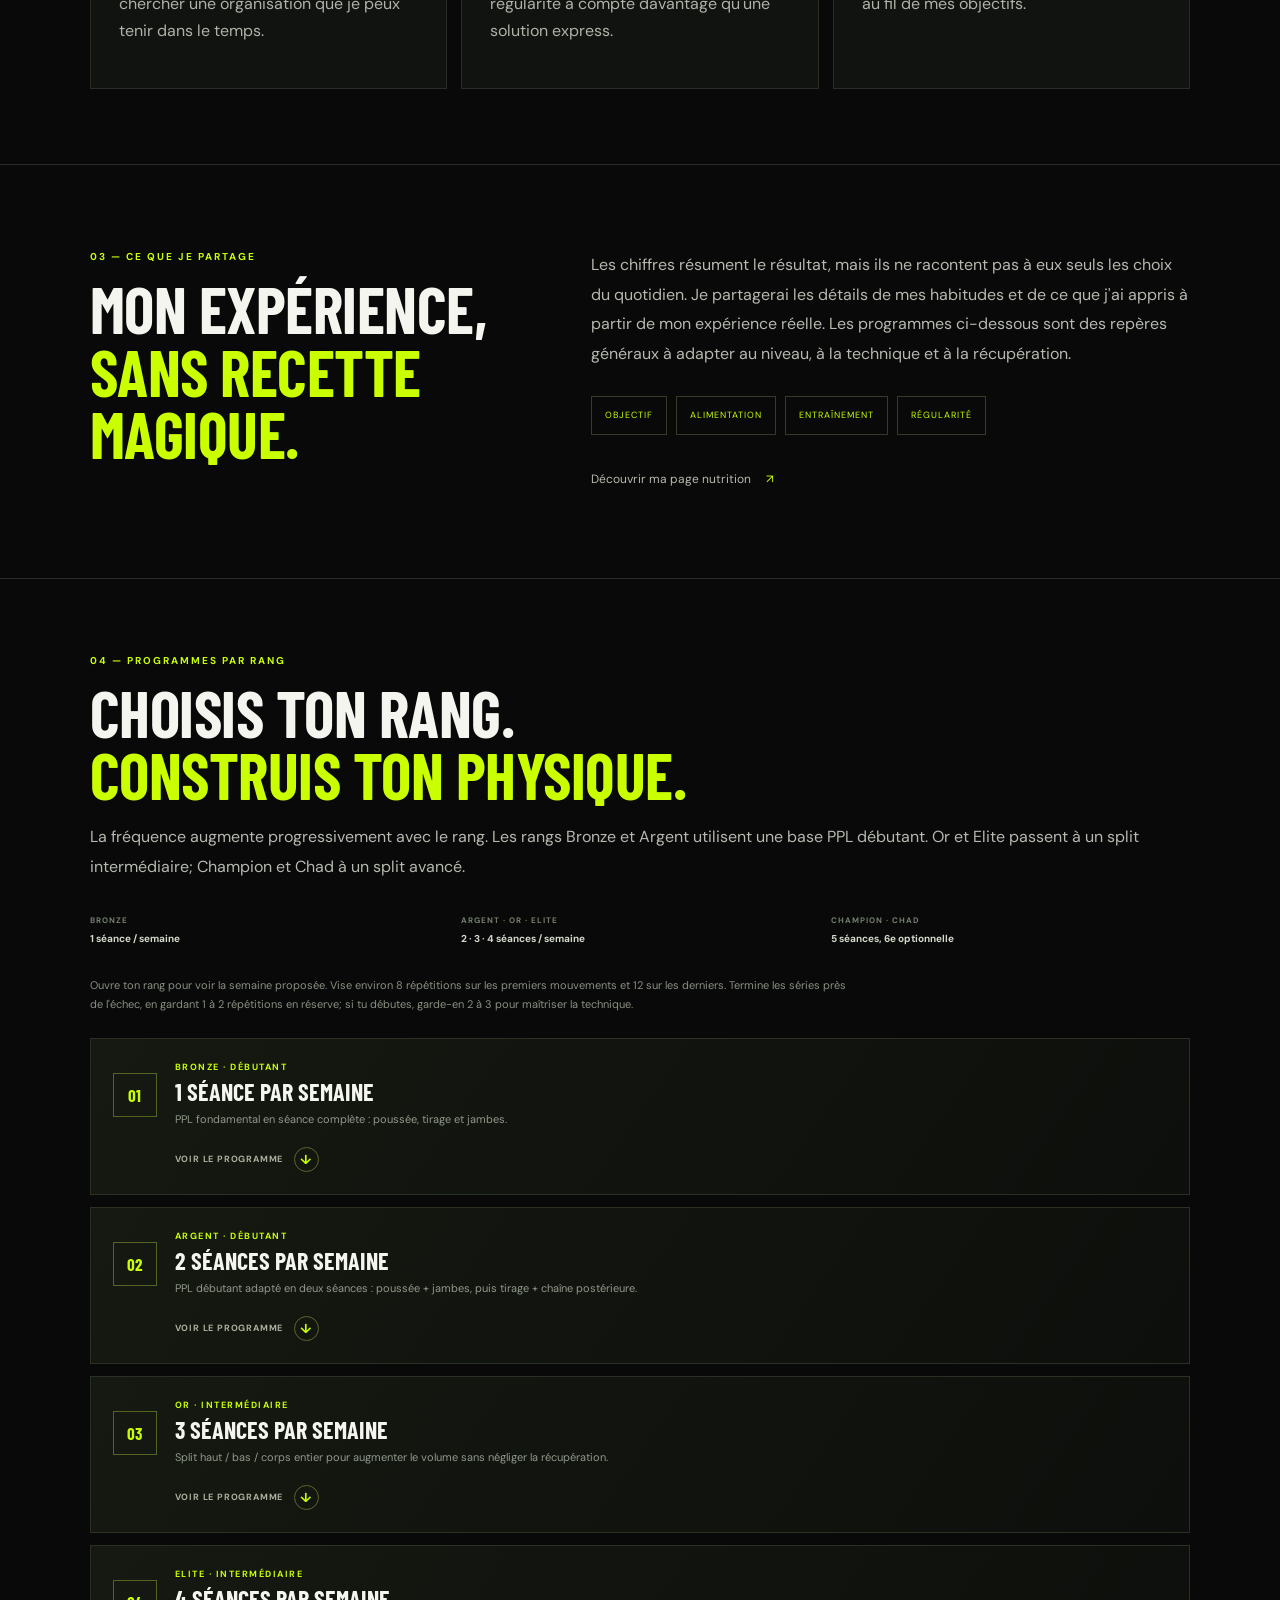
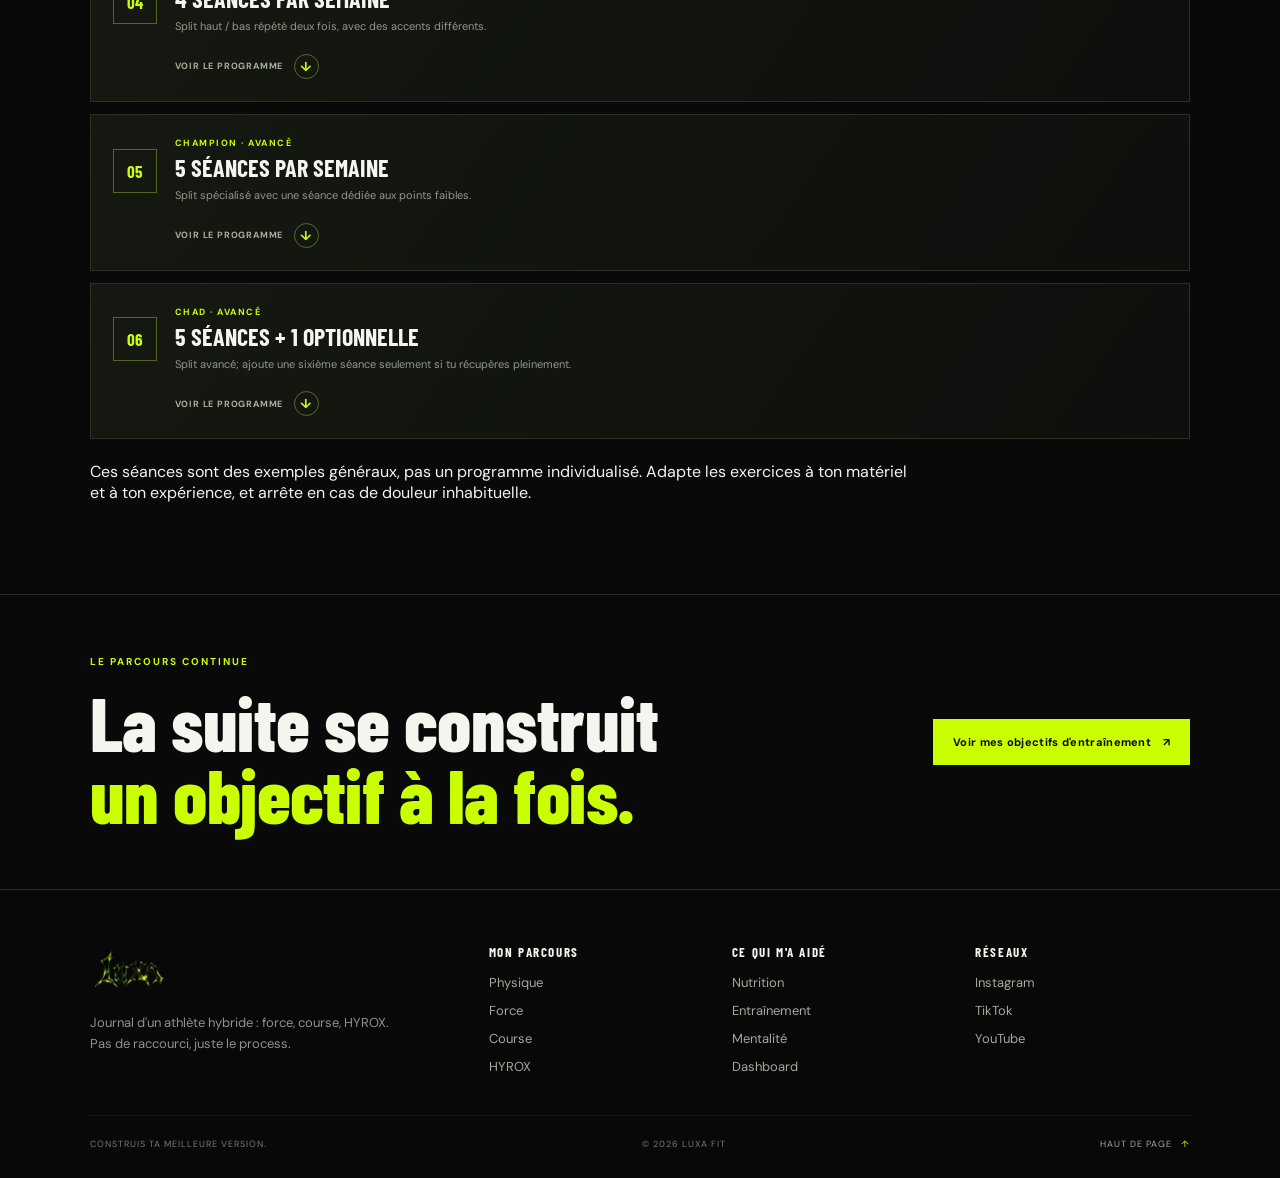
<file: physique.html>
<!doctype html>
<html lang="fr" id="top">
  <head>
    <meta charset="utf-8" />
    <meta name="viewport" content="width=device-width, initial-scale=1" />
    <meta name="theme-color" content="#080908" />
    <meta
      name="description"
      content="Mon parcours de 56 à 70 kg en un an : les objectifs, les habitudes et les leçons de ma prise de masse."
    />
    <title>De 56 à 70 kg — Mon parcours physique | LUXA FIT</title>
    <link rel="canonical" href="https://luxaweb.netlify.app/physique" />
    <meta property="og:type" content="website" />
    <meta property="og:locale" content="fr_FR" />
    <meta property="og:site_name" content="LUXA FIT" />
    <meta property="og:title" content="De 56 à 70 kg — Mon parcours physique | LUXA FIT" />
    <meta property="og:description" content="Mon parcours de 56 à 70 kg en un an : les objectifs, les habitudes et les leçons de ma prise de masse." />
    <meta property="og:url" content="https://luxaweb.netlify.app/physique" />
    <meta property="og:image" content="https://luxaweb.netlify.app/assets/og-image.jpg" />
    <meta property="og:image:width" content="1200" />
    <meta property="og:image:height" content="630" />
    <meta name="twitter:card" content="summary_large_image" />
    <link rel="icon" type="image/png" sizes="32x32" href="assets/favicon-32.png" />
    <link rel="apple-touch-icon" href="assets/apple-touch-icon.png" />
    <link rel="manifest" href="site.webmanifest" />
    <link rel="preconnect" href="https://fonts.googleapis.com" />
    <link rel="preconnect" href="https://fonts.gstatic.com" crossorigin />
    <link rel="preload" as="image" href="assets/luxa-logo.webp" fetchpriority="high" />
    <link rel="stylesheet" href="https://fonts.googleapis.com/css2?family=Barlow+Condensed:wght@500;600;700;800;900&family=DM+Sans:wght@400;500;600;700&display=swap" />
    <script>
      try {
        if (sessionStorage.getItem("luxa-intro-seen")) document.documentElement.classList.add("intro-seen");
      } catch (e) {}
    </script>
    <link rel="stylesheet" href="css/style.css" />
  </head>
  <body>
    <a class="skip-link" href="#contenu">Aller au contenu</a>
    <div class="loader" id="loader" aria-hidden="true">
      <div class="loader-mark">
        <img src="assets/luxa-logo.webp" alt="" width="656" height="380" fetchpriority="high" />
      </div>
      <p class="loader-caption">CONSTRUIS TA MEILLEURE VERSION</p>
      <div class="loader-track"><span></span></div>
      <span class="loader-status">MON PARCOURS · MES APPRENTISSAGES</span>
    </div>
    <header class="header">
      <a class="brand" href="index.html" aria-label="LUXA FIT — Accueil"
        ><img src="assets/luxa-logo-sm.webp" alt="LUXA FIT" width="320" height="185" /></a>
      <nav class="nav" aria-label="Navigation principale">
        <a href="index.html#parcours">Mon parcours</a
        ><a href="index.html#piliers">Ce qui m'a aidé</a
        ><a href="index.html#hyrox">HYROX</a
        ><a href="dashboard.html">Dashboard</a>
      </nav>
      <a class="header-cta" href="nutrition.html">Nutrition <span>↗</span></a>
      <button
        class="menu-toggle"
        aria-label="Ouvrir le menu"
        aria-expanded="false"
      >
        ☰
      </button>
    </header>
    <main id="contenu">
      <section class="detail-page-hero">
        <p class="eyebrow">
          <span class="dot"></span> PHYSIQUE · PRISE DE MASSE
        </p>
        <h1>DE 56 KG<br /><em>À 70 KG.</em></h1>
        <p>
          En un an, j'ai pris 14 kg. Voici le fil conducteur de cette
          progression : un objectif clair, une alimentation adaptée,
          l'entraînement et de la régularité.
        </p>
        <div class="hero-actions">
          <a class="btn btn-primary" href="#progression"
            >Découvrir les étapes <span>↓</span></a
          >
          <a class="text-link" href="#programme"
            >Choisir mon rang <span>↘</span></a
          >
          <a class="text-link" href="nutrition.html"
            >Explorer mon approche nutrition <span>↗</span></a
          >
        </div>
      </section>
      <section class="detail-columns" id="progression">
        <div>
          <p class="eyebrow">01 — LE POINT DE DÉPART</p>
          <h2>Un cap à<br /><em>construire.</em></h2>
        </div>
        <div class="detail-body">
          <p>
            Je suis parti de 56 kg avec l'envie de construire mon physique. Un
            an plus tard, j'avais atteint 70 kg. Ce résultat ne s'est pas fait
            du jour au lendemain : il s'inscrit dans un travail suivi autour de
            l'alimentation, de l'entraînement et de la régularité.
          </p>
          <div class="progress-list">
            <div class="progress-item">
              <div class="progress-heading">
                <span>Objectif physique</span><strong>Plus de 70 kg</strong>
              </div>
              <div
                class="progress-track"
                role="progressbar"
                aria-label="Objectif de 70 kg dépassé"
                aria-valuemin="0"
                aria-valuemax="100"
                aria-valuenow="100"
                aria-valuetext="100 pour cent, objectif atteint"
              >
                <span style="--progress: 100%"></span>
              </div>
              <div class="progress-meta">
                <span>Parti de 56 kg · objectif dépassé</span><b>100%</b>
              </div>
            </div>
          </div>
          <p class="small-note">
            C'est mon expérience personnelle, pas une promesse de résultat ni un
            rythme à reproduire.
          </p>
        </div>
      </section>
      <section class="text-panel">
        <p class="eyebrow">02 — LES BASES DE MON APPROCHE</p>
        <h2>Pas de raccourci.<br /><em>Un cap, puis du travail.</em></h2>
        <div class="lesson-grid">
          <article class="lesson-card">
            <b>01 / ALIMENTATION</b>
            <p>
              J'ai appris à adapter ce que je mange à mon objectif de prise de
              masse et à chercher une organisation que je peux tenir dans le
              temps.
            </p>
          </article>
          <article class="lesson-card">
            <b>02 / ENTRAÎNEMENT</b>
            <p>
              La progression physique s'est construite en parallèle de mes
              entraînements. La régularité a compté davantage qu'une solution
              express.
            </p>
          </article>
          <article class="lesson-card">
            <b>03 / APPRENTISSAGES</b>
            <p>
              J'ai tiré des leçons de cette période et je continue à faire
              évoluer mon approche au fil de mes objectifs.
            </p>
          </article>
        </div>
      </section>
      <section class="detail-columns">
        <div>
          <p class="eyebrow">03 — CE QUE JE PARTAGE</p>
          <h2>Mon expérience,<br /><em>sans recette magique.</em></h2>
        </div>
        <div class="detail-body">
          <p>
            Les chiffres résument le résultat, mais ils ne racontent pas à eux
            seuls les choix du quotidien. Je partagerai les détails de mes
            habitudes et de ce que j'ai appris à partir de mon expérience
            réelle. Les programmes ci-dessous sont des repères généraux à
            adapter au niveau, à la technique et à la récupération.
          </p>
          <div class="detail-tags">
            <span>OBJECTIF</span><span>ALIMENTATION</span
            ><span>ENTRAÎNEMENT</span><span>RÉGULARITÉ</span>
          </div>
          <a class="text-link" href="nutrition.html"
            >Découvrir ma page nutrition <span>↗</span></a
          >
        </div>
      </section>
      <section class="text-panel program-section" id="programme">
        <p class="eyebrow">04 — PROGRAMMES PAR RANG</p>
        <h2>Choisis ton rang.<br /><em>Construis ton physique.</em></h2>
        <p class="detail-body">
          La fréquence augmente progressivement avec le rang. Les rangs Bronze
          et Argent utilisent une base PPL débutant. Or et Elite passent à un
          split intermédiaire; Champion et Chad à un split avancé.
        </p>
        <div class="program-overview">
          <span
            ><small>BRONZE</small><strong>1 séance / semaine</strong></span
          ><span
            ><small>ARGENT · OR · ELITE</small
            ><strong>2 · 3 · 4 séances / semaine</strong></span
          ><span
            ><small>CHAMPION · CHAD</small
            ><strong>5 séances, 6e optionnelle</strong></span
          >
        </div>
        <p class="rank-explanation">
          Ouvre ton rang pour voir la semaine proposée. Vise environ 8
          répétitions sur les premiers mouvements et 12 sur les derniers.
          Termine les séries près de l'échec, en gardant 1 à 2 répétitions en
          réserve; si tu débutes, garde-en 2 à 3 pour maîtriser la technique.
        </p>

        <div class="physique-program-list">
          <details class="sport-program" name="physique-rank">
            <summary class="sport-program-summary">
              <span class="sport-program-number">01</span>
              <span class="sport-program-copy"
                ><span class="sport-program-kicker">BRONZE · DÉBUTANT</span
                ><strong>1 séance par semaine</strong
                ><span
                  >PPL fondamental en séance complète : poussée, tirage et
                  jambes.</span
                ></span
              >
              <span class="sport-program-toggle"
                ><span class="sport-toggle-closed">Voir le programme</span
                ><span class="sport-toggle-open">Fermer le programme</span
                ><b aria-hidden="true">↓</b></span
              >
            </summary>
            <div class="sport-program-body">
              <div class="program-overview">
                <span><small>FORMAT</small><strong>Corps entier · PPL</strong></span>
                <span><small>SÉRIES</small><strong>2 à 3 par exercice</strong></span>
                <span><small>EFFORT</small><strong>2 à 3 reps en réserve</strong></span>
              </div>
              <div class="training-session-grid">
                <article class="training-session">
                  <p class="eyebrow">SÉANCE UNIQUE · PPL</p>
                  <h3>Apprendre les mouvements</h3>
                  <ul>
                    <li>Jambes — presse ou goblet squat : 3 × 8</li>
                    <li>Poussée — développé machine ou haltères : 3 × 8</li>
                    <li>Tirage — rowing assis : 3 × 8</li>
                    <li>Hanches — hip thrust : 2 × 12</li>
                  </ul>
                  <p>
                    Commence léger et privilégie des répétitions contrôlées sur
                    toute l'amplitude confortable.
                  </p>
                </article>
              </div>
              <p class="program-progression">
                <strong>Progression :</strong> quand tu termines tes séries de
                8 ou 12 répétitions avec une exécution stable et les répétitions
                en réserve prévues, augmente légèrement la charge.
              </p>
            </div>
          </details>

          <details class="sport-program" name="physique-rank">
            <summary class="sport-program-summary">
              <span class="sport-program-number">02</span>
              <span class="sport-program-copy"
                ><span class="sport-program-kicker">ARGENT · DÉBUTANT</span
                ><strong>2 séances par semaine</strong
                ><span
                  >PPL débutant adapté en deux séances : poussée + jambes, puis
                  tirage + chaîne postérieure.</span
                ></span
              >
              <span class="sport-program-toggle"
                ><span class="sport-toggle-closed">Voir le programme</span
                ><span class="sport-toggle-open">Fermer le programme</span
                ><b aria-hidden="true">↓</b></span
              >
            </summary>
            <div class="sport-program-body">
              <div class="program-overview">
                <span><small>FORMAT</small><strong>2 séances · PPL adapté</strong></span>
                <span><small>REPOS</small><strong>Au moins 1 jour entre les séances</strong></span>
                <span><small>SÉRIES</small><strong>2 à 3 par exercice</strong></span>
              </div>
              <div class="training-session-grid">
                <article class="training-session">
                  <p class="eyebrow">SÉANCE 01 · PUSH + JAMBES</p>
                  <h3>Poussée et quadriceps</h3>
                  <ul>
                    <li>Squat guidé ou presse : 3 × 8</li>
                    <li>Développé couché haltères : 3 × 8</li>
                    <li>Développé épaules machine : 2 × 8</li>
                    <li>Extension triceps à la poulie : 2 × 12</li>
                  </ul>
                </article>
                <article class="training-session">
                  <p class="eyebrow">SÉANCE 02 · PULL + JAMBES</p>
                  <h3>Tirage et chaîne postérieure</h3>
                  <ul>
                    <li>Soulevé de terre roumain haltères : 3 × 8</li>
                    <li>Tirage vertical : 3 × 8</li>
                    <li>Rowing assis : 2 × 8</li>
                    <li>Leg curl : 2 × 12</li>
                    <li>Curl biceps : 2 × 12</li>
                  </ul>
                </article>
              </div>
              <p class="program-progression">
                <strong>Progression :</strong> garde au moins un jour de
                récupération entre les séances et augmente les charges par
                petits paliers.
              </p>
            </div>
          </details>

          <details class="sport-program" name="physique-rank">
            <summary class="sport-program-summary">
              <span class="sport-program-number">03</span>
              <span class="sport-program-copy"
                ><span class="sport-program-kicker">OR · INTERMÉDIAIRE</span
                ><strong>3 séances par semaine</strong
                ><span
                  >Split haut / bas / corps entier pour augmenter le volume sans
                  négliger la récupération.</span
                ></span
              >
              <span class="sport-program-toggle"
                ><span class="sport-toggle-closed">Voir le programme</span
                ><span class="sport-toggle-open">Fermer le programme</span
                ><b aria-hidden="true">↓</b></span
              >
            </summary>
            <div class="sport-program-body">
              <div class="program-overview">
                <span><small>FORMAT</small><strong>Upper · Lower · Full body</strong></span>
                <span><small>RYTHME</small><strong>Un jour de repos entre les séances</strong></span>
                <span><small>EFFORT</small><strong>2 reps en réserve environ</strong></span>
              </div>
              <div class="training-session-grid">
                <article class="training-session">
                  <p class="eyebrow">SÉANCE 01 · UPPER</p>
                  <h3>Haut du corps</h3>
                  <ul>
                    <li>Développé couché : 3 × 8</li>
                    <li>Rowing poitrine appuyée : 3 × 8</li>
                    <li>Développé incliné haltères : 3 × 8</li>
                    <li>Tirage vertical : 3 × 8</li>
                    <li>Élévations latérales : 2 × 12</li>
                  </ul>
                </article>
                <article class="training-session">
                  <p class="eyebrow">SÉANCE 02 · LOWER</p>
                  <h3>Bas du corps</h3>
                  <ul>
                    <li>Squat ou presse : 4 × 8</li>
                    <li>Soulevé de terre roumain : 3 × 8</li>
                    <li>Leg curl : 3 × 12</li>
                    <li>Mollets : 3 × 12</li>
                  </ul>
                </article>
                <article class="training-session">
                  <p class="eyebrow">SÉANCE 03 · FULL BODY</p>
                  <h3>Corps entier</h3>
                  <ul>
                    <li>Goblet squat : 3 × 8</li>
                    <li>Développé épaules : 3 × 8</li>
                    <li>Tirage vertical : 3 × 8</li>
                    <li>Hip thrust : 3 × 12</li>
                    <li>Curl biceps : 2 × 12</li>
                  </ul>
                </article>
              </div>
            </div>
          </details>

          <details class="sport-program" name="physique-rank">
            <summary class="sport-program-summary">
              <span class="sport-program-number">04</span>
              <span class="sport-program-copy"
                ><span class="sport-program-kicker">ELITE · INTERMÉDIAIRE</span
                ><strong>4 séances par semaine</strong
                ><span
                  >Split haut / bas répété deux fois, avec des accents
                  différents.</span
                ></span
              >
              <span class="sport-program-toggle"
                ><span class="sport-toggle-closed">Voir le programme</span
                ><span class="sport-toggle-open">Fermer le programme</span
                ><b aria-hidden="true">↓</b></span
              >
            </summary>
            <div class="sport-program-body">
              <div class="program-overview">
                <span><small>FORMAT</small><strong>Upper · Lower × 2</strong></span>
                <span><small>RYTHME</small><strong>2 jours d'entraînement, 1 repos</strong></span>
                <span><small>EFFORT</small><strong>1 à 2 reps en réserve</strong></span>
              </div>
              <div class="training-session-grid">
                <article class="training-session">
                  <p class="eyebrow">SÉANCE 01 · UPPER A</p>
                  <h3>Haut du corps · poussée</h3>
                  <ul>
                    <li>Développé couché : 4 × 8</li>
                    <li>Rowing poulie : 4 × 8</li>
                    <li>Développé épaules : 3 × 8</li>
                    <li>Élévations latérales : 3 × 12</li>
                    <li>Triceps : 2 × 12</li>
                  </ul>
                </article>
                <article class="training-session">
                  <p class="eyebrow">SÉANCE 02 · LOWER A</p>
                  <h3>Bas du corps · quadriceps</h3>
                  <ul>
                    <li>Squat : 4 × 8</li>
                    <li>Presse : 3 × 12</li>
                    <li>Soulevé de terre roumain : 3 × 8</li>
                    <li>Mollets : 3 × 12</li>
                  </ul>
                </article>
                <article class="training-session">
                  <p class="eyebrow">SÉANCE 03 · UPPER B</p>
                  <h3>Haut du corps · tirage</h3>
                  <ul>
                    <li>Développé incliné haltères : 3 × 8</li>
                    <li>Tirage vertical : 4 × 8</li>
                    <li>Rowing unilatéral : 3 × 8</li>
                    <li>Oiseau : 3 × 12</li>
                    <li>Biceps : 2 × 12</li>
                  </ul>
                </article>
                <article class="training-session">
                  <p class="eyebrow">SÉANCE 04 · LOWER B</p>
                  <h3>Bas du corps · chaîne postérieure</h3>
                  <ul>
                    <li>Soulevé de terre roumain : 4 × 8</li>
                    <li>Fentes bulgares : 3 × 8 par jambe</li>
                    <li>Leg curl : 3 × 12</li>
                    <li>Hip thrust : 3 × 12</li>
                  </ul>
                </article>
              </div>
            </div>
          </details>

          <details class="sport-program" name="physique-rank">
            <summary class="sport-program-summary">
              <span class="sport-program-number">05</span>
              <span class="sport-program-copy"
                ><span class="sport-program-kicker">CHAMPION · AVANCÉ</span
                ><strong>5 séances par semaine</strong
                ><span
                  >Split spécialisé avec une séance dédiée aux points faibles.</span
                ></span
              >
              <span class="sport-program-toggle"
                ><span class="sport-toggle-closed">Voir le programme</span
                ><span class="sport-toggle-open">Fermer le programme</span
                ><b aria-hidden="true">↓</b></span
              >
            </summary>
            <div class="sport-program-body">
              <div class="program-overview">
                <span><small>FORMAT</small><strong>Push · Pull · Legs · Upper · Lower</strong></span>
                <span><small>RYTHME</small><strong>5 séances · 2 jours faciles/repos</strong></span>
                <span><small>PRIORITÉ</small><strong>Volume récupérable et régulier</strong></span>
              </div>
              <div class="training-session-grid">
                <article class="training-session">
                  <p class="eyebrow">JOUR 01 · PUSH</p>
                  <h3>Pectoraux · épaules · triceps</h3>
                  <ul>
                    <li>Développé couché : 4 × 8</li>
                    <li>Développé incliné : 3 × 8</li>
                    <li>Développé épaules : 3 × 8</li>
                    <li>Élévations latérales : 3 × 12</li>
                    <li>Triceps poulie : 3 × 12</li>
                  </ul>
                </article>
                <article class="training-session">
                  <p class="eyebrow">JOUR 02 · PULL</p>
                  <h3>Dos · biceps</h3>
                  <ul>
                    <li>Tirage vertical : 4 × 8</li>
                    <li>Rowing poitrine appuyée : 4 × 8</li>
                    <li>Rowing poulie : 3 × 8</li>
                    <li>Oiseau : 3 × 12</li>
                    <li>Curl biceps : 3 × 12</li>
                  </ul>
                </article>
                <article class="training-session">
                  <p class="eyebrow">JOUR 03 · LEGS</p>
                  <h3>Jambes</h3>
                  <ul>
                    <li>Squat : 4 × 8</li>
                    <li>Presse : 3 × 12</li>
                    <li>Soulevé de terre roumain : 3 × 8</li>
                    <li>Leg curl : 3 × 12</li>
                    <li>Mollets : 3 × 12</li>
                  </ul>
                </article>
                <article class="training-session">
                  <p class="eyebrow">JOUR 04 · UPPER</p>
                  <h3>Haut du corps · volume</h3>
                  <ul>
                    <li>Développé haltères : 3 × 8</li>
                    <li>Tirage vertical : 3 × 8</li>
                    <li>Rowing unilatéral : 3 × 8</li>
                    <li>Élévations latérales : 3 × 12</li>
                    <li>Biceps + triceps : 2 × 12 chacun</li>
                  </ul>
                </article>
                <article class="training-session">
                  <p class="eyebrow">JOUR 05 · LOWER</p>
                  <h3>Bas du corps · chaîne postérieure</h3>
                  <ul>
                    <li>Soulevé de terre roumain : 3 × 8</li>
                    <li>Fentes bulgares : 3 × 8 par jambe</li>
                    <li>Hip thrust : 3 × 8</li>
                    <li>Leg curl : 3 × 12</li>
                    <li>Mollets : 3 × 12</li>
                  </ul>
                </article>
              </div>
            </div>
          </details>

          <details class="sport-program" name="physique-rank">
            <summary class="sport-program-summary">
              <span class="sport-program-number">06</span>
              <span class="sport-program-copy"
                ><span class="sport-program-kicker">CHAD · AVANCÉ</span
                ><strong>5 séances + 1 optionnelle</strong
                ><span
                  >Split avancé; ajoute une sixième séance seulement si tu
                  récupères pleinement.</span
                ></span
              >
              <span class="sport-program-toggle"
                ><span class="sport-toggle-closed">Voir le programme</span
                ><span class="sport-toggle-open">Fermer le programme</span
                ><b aria-hidden="true">↓</b></span
              >
            </summary>
            <div class="sport-program-body">
              <div class="program-overview">
                <span><small>FORMAT</small><strong>Split avancé sur 5 jours</strong></span>
                <span><small>6E JOUR</small><strong>Optionnel · accessoires légers</strong></span>
                <span><small>REPOS</small><strong>Au moins 1 journée complète</strong></span>
              </div>
              <div class="training-session-grid">
                <article class="training-session">
                  <p class="eyebrow">JOURS 01 À 05</p>
                  <h3>Split hebdomadaire</h3>
                  <ul>
                    <li>Jour 01 — Push : pectoraux, épaules, triceps</li>
                    <li>Jour 02 — Pull : dos, arrière d'épaules, biceps</li>
                    <li>Jour 03 — Legs : jambes complètes</li>
                    <li>Jour 04 — Haut du corps : volume et points faibles</li>
                    <li>Jour 05 — Bas du corps : chaîne postérieure</li>
                  </ul>
                  <p>
                    Reprends les séances Champion en ajustant le volume à ta
                    récupération; ne cumule pas automatiquement plus de séries.
                  </p>
                </article>
                <article class="training-session">
                  <p class="eyebrow">JOUR 06 · OPTIONNEL</p>
                  <h3>Accessoires et récupération</h3>
                  <ul>
                    <li>Élévations latérales : 2–3 × 12</li>
                    <li>Biceps et triceps : 2–3 × 12</li>
                    <li>Mollets ou gainage : 2–3 séries faciles</li>
                    <li>Garde plusieurs répétitions en réserve</li>
                  </ul>
                  <p>
                    Si tu es fatigué ou douloureux, remplace cette séance par du
                    repos.
                  </p>
                </article>
              </div>
              <p class="program-progression">
                <strong>Important :</strong> six jours ne sont pas
                automatiquement meilleurs que cinq. Ajoute le jour optionnel
                uniquement si tes performances, ton sommeil et ta récupération
                restent bons.
              </p>
            </div>
          </details>
        </div>
        <p class="small-note training-safety-note">
          Ces séances sont des exemples généraux, pas un programme individualisé.
          Adapte les exercices à ton matériel et à ton expérience, et arrête en
          cas de douleur inhabituelle.
        </p>
      </section>
      <section class="detail-cta">
        <div>
          <p class="eyebrow">LE PARCOURS CONTINUE</p>
          <h2>La suite se construit<br /><em>un objectif à la fois.</em></h2>
        </div>
        <a class="btn btn-primary" href="training.html"
          >Voir mes objectifs d'entraînement <span>↗</span></a
        >
      </section>
    </main>
    <footer class="footer">
      <div class="footer-top">
        <div class="footer-brand">
          <a class="brand" href="index.html" aria-label="LUXA FIT — Accueil"
            ><img src="assets/luxa-logo-sm.webp" alt="LUXA FIT" width="320" height="185" loading="lazy" decoding="async"
          /></a>
          <p>Journal d'un athlète hybride : force, course, HYROX. Pas de raccourci, juste le process.</p>
        </div>
        <nav class="footer-nav" aria-label="Plan du site">
          <div>
            <span class="footer-title">Mon parcours</span>
            <a href="physique.html">Physique</a><a href="force.html">Force</a><a href="course.html">Course</a><a href="hyrox.html">HYROX</a>
          </div>
          <div>
            <span class="footer-title">Ce qui m'a aidé</span>
            <a href="nutrition.html">Nutrition</a><a href="training.html">Entraînement</a><a href="mentalite.html">Mentalité</a><a href="dashboard.html">Dashboard</a>
          </div>
          <div>
            <span class="footer-title">Réseaux</span>
            <a href="https://www.instagram.com/luxa_fit_/" target="_blank" rel="noopener noreferrer">Instagram</a><a href="https://www.tiktok.com/@luxa_fit_" target="_blank" rel="noopener noreferrer">TikTok</a><a href="https://www.youtube.com/@luxa_fit" target="_blank" rel="noopener noreferrer">YouTube</a>
          </div>
        </nav>
      </div>
      <div class="footer-bottom">
        <span>CONSTRUIS TA MEILLEURE VERSION.</span><span>© <span data-year>2026</span> LUXA FIT</span>
        <a class="back-to-top" href="#top">Haut de page <span aria-hidden="true">↑</span></a>
      </div>
    </footer>
    <script src="js/main.js"></script>
  </body>
</html>
</file>
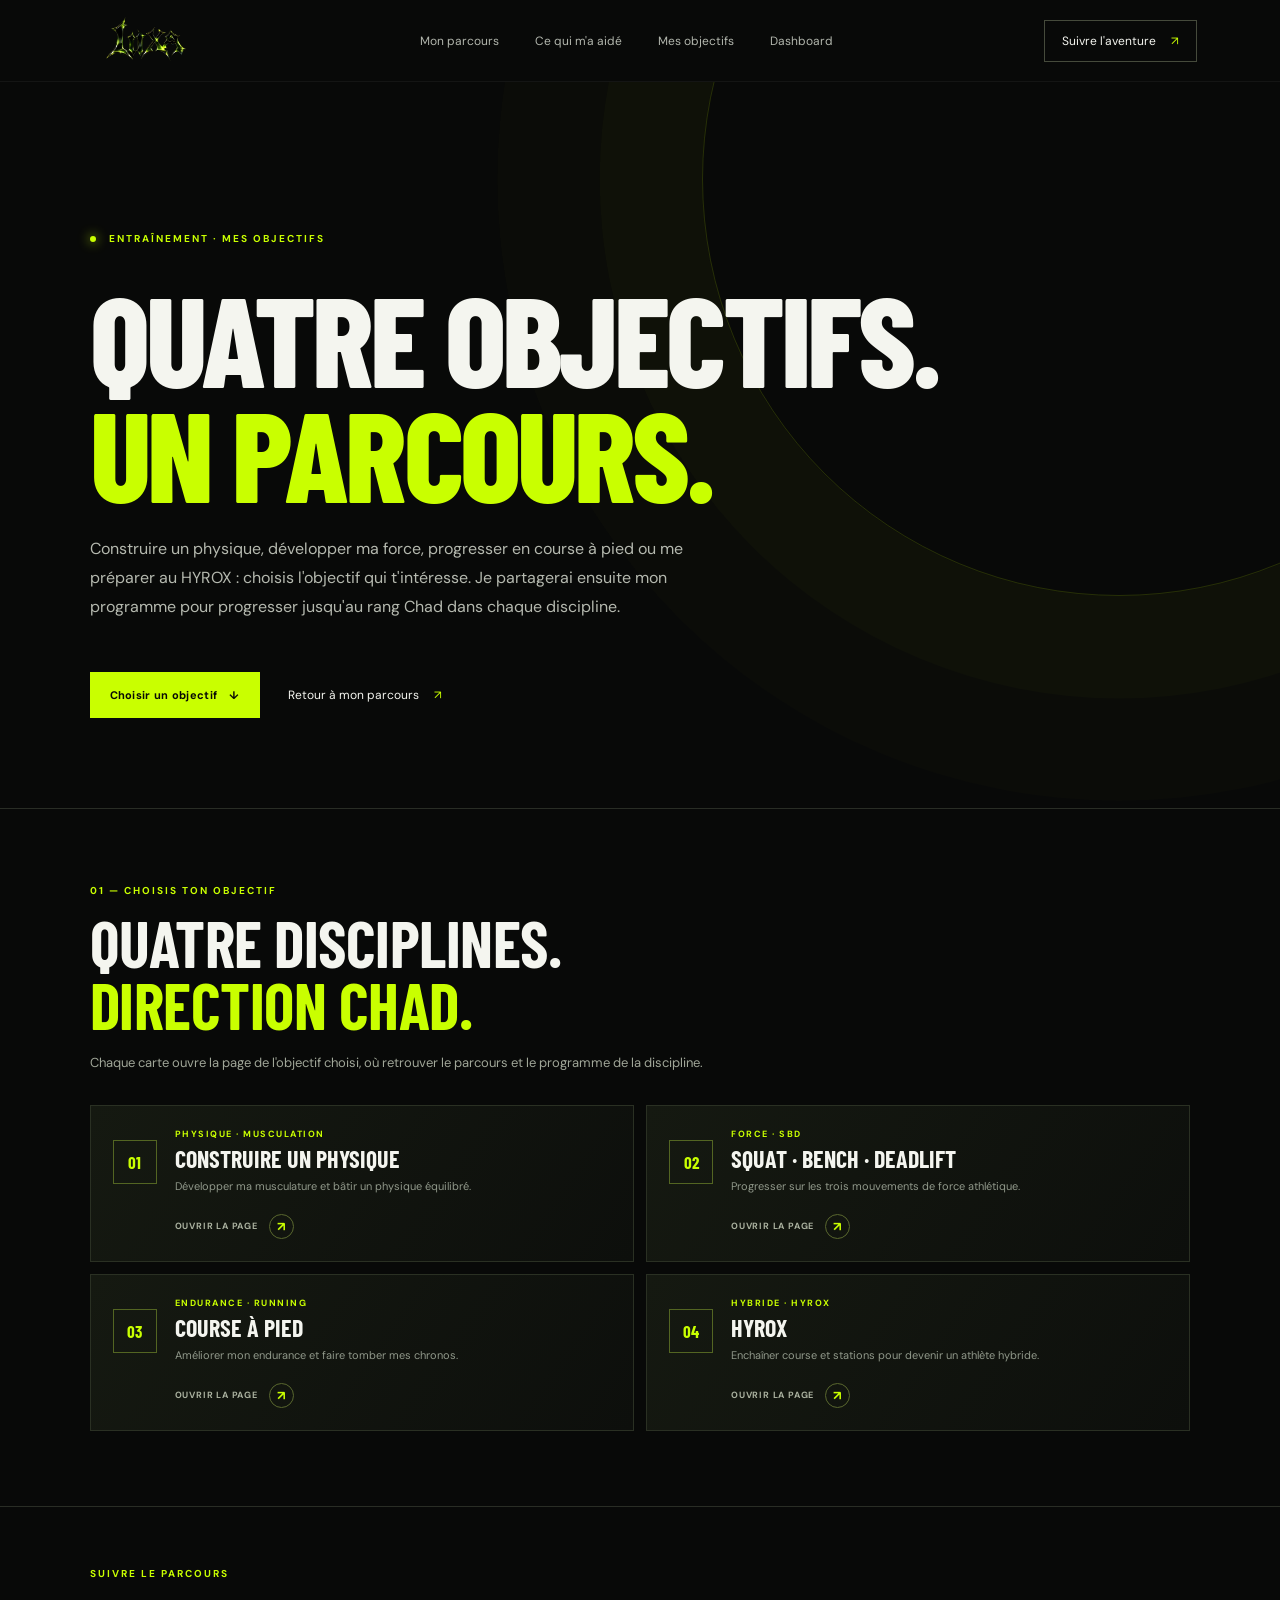
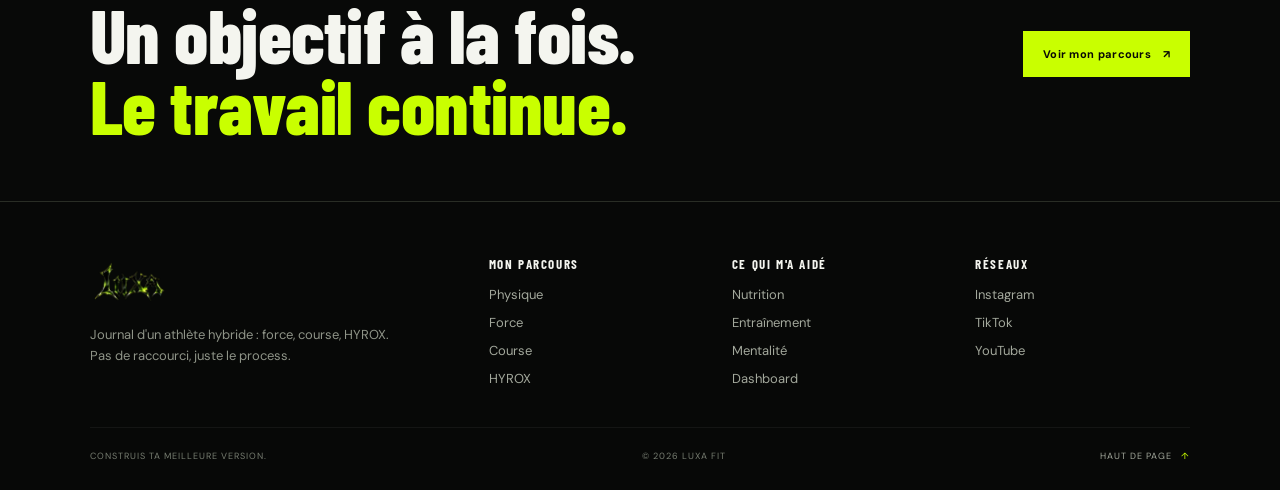
<file: training.html>
<!doctype html>
<html lang="fr" id="top">
  <head>
    <meta charset="utf-8" />
    <meta name="viewport" content="width=device-width, initial-scale=1" />
    <meta name="theme-color" content="#080908" />
    <meta
      name="description"
      content="Découvre les quatre objectifs d'entraînement LUXA FIT : construire un physique, force SBD, course à pied et HYROX."
    />
    <title>Mes objectifs d'entraînement — LUXA FIT</title>
    <link rel="canonical" href="https://luxaweb.netlify.app/training" />
    <meta property="og:type" content="website" />
    <meta property="og:locale" content="fr_FR" />
    <meta property="og:site_name" content="LUXA FIT" />
    <meta property="og:title" content="Mes objectifs d'entraînement — LUXA FIT" />
    <meta property="og:description" content="Découvre les quatre objectifs d'entraînement LUXA FIT : construire un physique, force SBD, course à pied et HYROX." />
    <meta property="og:url" content="https://luxaweb.netlify.app/training" />
    <meta property="og:image" content="https://luxaweb.netlify.app/assets/og-image.jpg" />
    <meta property="og:image:width" content="1200" />
    <meta property="og:image:height" content="630" />
    <meta name="twitter:card" content="summary_large_image" />
    <link rel="icon" type="image/png" sizes="32x32" href="assets/favicon-32.png" />
    <link rel="apple-touch-icon" href="assets/apple-touch-icon.png" />
    <link rel="manifest" href="site.webmanifest" />
    <link rel="preconnect" href="https://fonts.googleapis.com" />
    <link rel="preconnect" href="https://fonts.gstatic.com" crossorigin />
    <link rel="preload" as="image" href="assets/luxa-logo.webp" fetchpriority="high" />
    <link rel="stylesheet" href="https://fonts.googleapis.com/css2?family=Barlow+Condensed:wght@500;600;700;800;900&family=DM+Sans:wght@400;500;600;700&display=swap" />
    <script>
      try {
        if (sessionStorage.getItem("luxa-intro-seen")) document.documentElement.classList.add("intro-seen");
      } catch (e) {}
    </script>
    <link rel="stylesheet" href="css/style.css" />
  </head>
  <body>
    <a class="skip-link" href="#contenu">Aller au contenu</a>
    <div class="loader" id="loader" aria-hidden="true">
      <div class="loader-mark">
        <img src="assets/luxa-logo.webp" alt="" width="656" height="380" fetchpriority="high" />
      </div>
      <p class="loader-caption">CONSTRUIS TA MEILLEURE VERSION</p>
      <div class="loader-track"><span></span></div>
      <span class="loader-status">MES OBJECTIFS · MES PROGRAMMES</span>
    </div>
    <header class="header">
      <a class="brand" href="index.html" aria-label="LUXA FIT — Accueil"
        ><img src="assets/luxa-logo-sm.webp" alt="LUXA FIT" width="320" height="185" /></a>
      <nav class="nav" aria-label="Navigation principale">
        <a href="index.html#parcours">Mon parcours</a
        ><a href="index.html#piliers">Ce qui m'a aidé</a
        ><a href="#disciplines">Mes objectifs</a
        ><a href="dashboard.html">Dashboard</a>
      </nav>
      <a class="header-cta" href="index.html#youtube"
        >Suivre l'aventure <span>↗</span></a
      ><button
        class="menu-toggle"
        aria-label="Ouvrir le menu"
        aria-expanded="false"
      >
        ☰
      </button>
    </header>
    <main id="contenu">
      <section class="detail-page-hero">
        <p class="eyebrow">
          <span class="dot"></span> ENTRAÎNEMENT · MES OBJECTIFS
        </p>
        <h1>QUATRE OBJECTIFS.<br /><em>UN PARCOURS.</em></h1>
        <p>
          Construire un physique, développer ma force, progresser en course à
          pied ou me préparer au HYROX : choisis l'objectif qui t'intéresse.
          Je partagerai ensuite mon programme pour progresser jusqu'au rang
          Chad dans chaque discipline.
        </p>
        <div class="hero-actions">
          <a class="btn btn-primary" href="#disciplines"
            >Choisir un objectif <span>↓</span></a
          ><a class="text-link" href="index.html"
            >Retour à mon parcours <span>↗</span></a
          >
        </div>
      </section>

      <section class="text-panel training-catalog" id="disciplines">
        <p class="eyebrow">01 — CHOISIS TON OBJECTIF</p>
        <h2>Quatre disciplines.<br /><em>Direction Chad.</em></h2>
        <p class="training-intro">
          Chaque carte ouvre la page de l'objectif choisi, où retrouver le
          parcours et le programme de la discipline.
        </p>

        <div
          class="sport-program-list"
          data-mobile-carousel="disciplines"
          aria-label="Objectifs d'entraînement"
        >
          <a class="sport-program sport-program-link" href="physique.html">
            <div class="sport-program-summary">
              <span class="sport-program-number">01</span>
              <span class="sport-program-copy"
                ><span class="sport-program-kicker">PHYSIQUE · MUSCULATION</span
                ><strong>Construire un physique</strong
                ><span
                  >Développer ma musculature et bâtir un physique équilibré.</span
                ></span
              >
              <span class="sport-program-toggle"
                ><span>Ouvrir la page</span><b aria-hidden="true">↗</b></span
              >
            </div>
          </a>

          <a class="sport-program sport-program-link" href="force.html">
            <div class="sport-program-summary">
              <span class="sport-program-number">02</span>
              <span class="sport-program-copy"
                ><span class="sport-program-kicker">FORCE · SBD</span
                ><strong>Squat · Bench · Deadlift</strong
                ><span
                  >Progresser sur les trois mouvements de force athlétique.</span
                ></span
              >
              <span class="sport-program-toggle"
                ><span>Ouvrir la page</span><b aria-hidden="true">↗</b></span
              >
            </div>
          </a>

          <a class="sport-program sport-program-link" href="course.html">
            <div class="sport-program-summary">
              <span class="sport-program-number">03</span>
              <span class="sport-program-copy"
                ><span class="sport-program-kicker">ENDURANCE · RUNNING</span
                ><strong>Course à pied</strong
                ><span
                  >Améliorer mon endurance et faire tomber mes chronos.</span
                ></span
              >
              <span class="sport-program-toggle"
                ><span>Ouvrir la page</span><b aria-hidden="true">↗</b></span
              >
            </div>
          </a>

          <a class="sport-program sport-program-link" href="hyrox.html">
            <div class="sport-program-summary">
              <span class="sport-program-number">04</span>
              <span class="sport-program-copy"
                ><span class="sport-program-kicker">HYBRIDE · HYROX</span
                ><strong>HYROX</strong
                ><span
                  >Enchaîner course et stations pour devenir un athlète
                  hybride.</span
                ></span
              >
              <span class="sport-program-toggle"
                ><span>Ouvrir la page</span><b aria-hidden="true">↗</b></span
              >
            </div>
          </a>
        </div>
      </section>

      <section class="detail-cta">
        <div>
          <p class="eyebrow">SUIVRE LE PARCOURS</p>
          <h2>Un objectif à la fois.<br /><em>Le travail continue.</em></h2>
        </div>
        <a class="btn btn-primary" href="index.html#parcours"
          >Voir mon parcours <span>↗</span></a
        >
      </section>
    </main>
    <footer class="footer">
      <div class="footer-top">
        <div class="footer-brand">
          <a class="brand" href="index.html" aria-label="LUXA FIT — Accueil"
            ><img src="assets/luxa-logo-sm.webp" alt="LUXA FIT" width="320" height="185" loading="lazy" decoding="async"
          /></a>
          <p>Journal d'un athlète hybride : force, course, HYROX. Pas de raccourci, juste le process.</p>
        </div>
        <nav class="footer-nav" aria-label="Plan du site">
          <div>
            <span class="footer-title">Mon parcours</span>
            <a href="physique.html">Physique</a><a href="force.html">Force</a><a href="course.html">Course</a><a href="hyrox.html">HYROX</a>
          </div>
          <div>
            <span class="footer-title">Ce qui m'a aidé</span>
            <a href="nutrition.html">Nutrition</a><a href="training.html">Entraînement</a><a href="mentalite.html">Mentalité</a><a href="dashboard.html">Dashboard</a>
          </div>
          <div>
            <span class="footer-title">Réseaux</span>
            <a href="https://www.instagram.com/luxa_fit_/" target="_blank" rel="noopener noreferrer">Instagram</a><a href="https://www.tiktok.com/@luxa_fit_" target="_blank" rel="noopener noreferrer">TikTok</a><a href="https://www.youtube.com/@luxa_fit" target="_blank" rel="noopener noreferrer">YouTube</a>
          </div>
        </nav>
      </div>
      <div class="footer-bottom">
        <span>CONSTRUIS TA MEILLEURE VERSION.</span><span>© <span data-year>2026</span> LUXA FIT</span>
        <a class="back-to-top" href="#top">Haut de page <span aria-hidden="true">↑</span></a>
      </div>
    </footer>
    <script src="js/main.js"></script>
    <script src="js/mobile-carousels.js"></script>
  </body>
</html>
</file>
<file: css/style.css>
:root {
  --bg: #080908;
  --panel: #111310;
  --lime: #c9ff00;
  --nutrition-accent: #f2b84b;
  --training-accent: #c9ff00;
  --mindset-accent: #b59cff;
  --detail-accent: var(--training-accent);
  --white: #f4f5ef;
  --muted: #858980;
  --line: #292d25;
  --font: "DM Sans", sans-serif;
  --display: "Barlow Condensed", sans-serif;
}
* {
  box-sizing: border-box;
}
html {
  scroll-behavior: smooth;
}
body {
  margin: 0;
  background: var(--bg);
  color: var(--white);
  font-family: var(--font);
  -webkit-font-smoothing: antialiased;
}
a {
  color: inherit;
  text-decoration: none;
}
.loader {
  position: fixed;
  inset: 0;
  background: radial-gradient(
    ellipse at 50% 48%,
    #101608 0%,
    #050605 48%,
    #020302 100%
  );
  z-index: 1000;
  display: flex;
  flex-direction: column;
  align-items: center;
  justify-content: center;
  transition:
    opacity 0.8s cubic-bezier(0.7, 0, 0.2, 1),
    visibility 0.8s;
  overflow: hidden;
}
.loader:before {
  content: "";
  position: absolute;
  width: min(86vw, 1050px);
  aspect-ratio: 1;
  border-radius: 50%;
  background: radial-gradient(
    circle,
    #c9ff0010 0%,
    #c9ff0005 34%,
    transparent 68%
  );
  filter: blur(16px);
  animation: loader-breathe 3.2s ease-in-out infinite;
}
.loader-mark {
  position: relative;
  width: min(88vw, 940px);
  display: grid;
  place-items: center;
  animation: mark-enter 1.15s cubic-bezier(0.16, 1, 0.3, 1) both;
}
.loader-mark:after {
  content: "";
  position: absolute;
  inset: 9% 8%;
  background: #c9ff00;
  opacity: 0.12;
  filter: blur(55px);
  z-index: -1;
}
.loader-mark img {
  display: block;
  width: 100%;
  height: auto;
  filter: drop-shadow(0 0 10px #c9ff0040) drop-shadow(0 0 35px #c9ff0028);
  animation: logo-glow 3s ease-in-out infinite;
}
.loader-caption {
  position: relative;
  margin: 12px 0 36px;
  color: #e7f0d7;
  font: 600 clamp(12px, 1.6vw, 17px) / 1 var(--font);
  letter-spacing: clamp(5px, 1.1vw, 13px);
  text-indent: clamp(5px, 1.1vw, 13px);
  opacity: 0.85;
}
.loader-track {
  position: relative;
  width: min(48vw, 360px);
  height: 2px;
  background: #252c1b;
  overflow: hidden;
}
.loader-track span {
  display: block;
  width: 38%;
  height: 100%;
  background: linear-gradient(90deg, transparent, var(--lime), #f5ffd0);
  box-shadow: 0 0 14px var(--lime);
  animation: load 1.6s cubic-bezier(0.4, 0, 0.2, 1) infinite;
}
.loader-status {
  position: relative;
  margin-top: 17px;
  font-size: 8px;
  letter-spacing: 3px;
  color: #69715d;
}
@keyframes load {
  from {
    transform: translateX(-150%);
  }
  to {
    transform: translateX(350%);
  }
}
@keyframes mark-enter {
  from {
    opacity: 0;
    transform: translateY(22px) scale(0.94);
    filter: blur(8px);
  }
  to {
    opacity: 1;
    transform: translateY(0) scale(1);
    filter: blur(0);
  }
}
@keyframes logo-glow {
  0%,
  100% {
    filter: drop-shadow(0 0 8px #c9ff0030) drop-shadow(0 0 26px #c9ff001b);
  }
  50% {
    filter: drop-shadow(0 0 16px #c9ff0060) drop-shadow(0 0 48px #c9ff0038);
  }
}
@keyframes loader-breathe {
  0%,
  100% {
    transform: scale(0.88);
    opacity: 0.65;
  }
  50% {
    transform: scale(1.08);
    opacity: 1;
  }
}
.loader.done {
  opacity: 0;
  visibility: hidden;
  pointer-events: none;
}
@media (max-width: 600px) {
  .loader-mark {
    width: 96vw;
  }
  .loader-caption {
    margin: 4px 0 28px;
    letter-spacing: 4px;
    text-indent: 4px;
  }
  .loader-status {
    letter-spacing: 2px;
  }
}
@media (prefers-reduced-motion: reduce) {
  .loader-mark,
  .loader-mark img,
  .loader:before,
  .loader-track span {
    animation: none;
  }
}
.header {
  height: 82px;
  padding: 0 6.5%;
  display: flex;
  align-items: center;
  justify-content: space-between;
  border-bottom: 1px solid #ffffff0c;
  background: #080908;
  position: sticky;
  top: 0;
  z-index: 50;
}
.brand img {
  width: 125px;
  height: 52px;
  object-fit: contain;
}
.nav {
  display: flex;
  gap: 36px;
  color: #b2b6ad;
  font-size: 12px;
}
.nav a:hover,
.text-link:hover {
  color: var(--lime);
}
.header-cta {
  font-size: 12px;
  border: 1px solid #454a3b;
  padding: 12px 17px;
}
.header-cta span,
.btn span,
.text-link span {
  color: var(--lime);
  margin-left: 12px;
}
.menu-toggle {
  display: none;
  background: none;
  color: white;
  border: 0;
  font-size: 24px;
}
.hero {
  min-height: 650px;
  position: relative;
  display: flex;
  align-items: center;
  padding: 90px 10%;
  overflow: hidden;
  background: radial-gradient(
    ellipse at 75% 40%,
    #27310c 0%,
    #11150a 22%,
    #080908 62%
  );
}
.hero:after {
  content: "L";
  position: absolute;
  right: 9%;
  top: 3%;
  font: 900 560px/0.8 var(--display);
  color: #c9ff0008;
  pointer-events: none;
}
.hero-bg {
  position: absolute;
  inset: 0;
  background: linear-gradient(
    90deg,
    #080908 3%,
    #080908e8 40%,
    transparent 100%
  );
}
.hero-content {
  position: relative;
  z-index: 2;
  max-width: 720px;
}
.eyebrow {
  font-size: 10px;
  letter-spacing: 2px;
  color: var(--lime);
  font-weight: 700;
}
.dot {
  display: inline-block;
  width: 6px;
  height: 6px;
  border-radius: 50%;
  background: var(--lime);
  margin-right: 9px;
  box-shadow: 0 0 12px var(--lime);
}
h1,
h2,
h3,
p {
  margin-top: 0;
}
h1 {
  font: 900 clamp(66px, 10vw, 140px) / 0.83 var(--display);
  letter-spacing: -2px;
  margin: 30px 0;
}
.hero h1 em,
h2 em {
  font-style: normal;
  color: var(--lime);
}
.hero-copy {
  max-width: 430px;
  color: #a5aaa0;
  line-height: 1.8;
  font-size: 14px;
}
.hero-actions {
  display: flex;
  align-items: center;
  gap: 28px;
  margin-top: 34px;
}
.btn {
  display: inline-flex;
  align-items: center;
  justify-content: center;
  padding: 16px 20px;
  font-size: 11px;
  font-weight: 700;
  letter-spacing: 0.3px;
}
.btn-primary {
  background: var(--lime);
  color: #090a06;
}
.btn-primary span {
  color: #090a06;
}
.text-link {
  font-size: 12px;
}
.hero-note {
  display: flex;
  align-items: center;
  gap: 12px;
  margin-top: 75px;
  font-size: 9px;
  letter-spacing: 2px;
  color: #71766c;
}
.hero-note .line {
  width: 36px;
  height: 1px;
  background: var(--lime);
}
.hero-index {
  position: absolute;
  right: 6%;
  bottom: 35px;
  font: 700 11px var(--display);
  letter-spacing: 2px;
  color: #686d62;
}
.section {
  padding: 105px 9%;
}
.section-heading {
  display: flex;
  justify-content: space-between;
  align-items: end;
  margin-bottom: 42px;
}
h2 {
  font: 800 clamp(42px, 6vw, 76px) / 0.94 var(--display);
  letter-spacing: -0.5px;
  margin: 18px 0 0;
}
.section-intro {
  max-width: 350px;
  color: var(--muted);
  font-size: 13px;
  line-height: 1.8;
  margin-bottom: 5px;
}
.pillar-grid {
  display: grid;
  grid-template-columns: repeat(3, 1fr);
  gap: 14px;
}
.pillar-card {
  background: #111310;
  border: 1px solid #22261e;
  padding: 22px;
  min-height: 310px;
  display: flex;
  flex-direction: column;
  transition:
    border 0.25s,
    transform 0.25s;
}
.pillar-card:hover {
  border-color: var(--lime);
  transform: translateY(-4px);
}
.card-number {
  font-size: 9px;
  letter-spacing: 1.5px;
  color: #a4a99d;
}
.card-art {
  flex: 1;
  display: grid;
  place-items: center;
  font: 900 95px/0.8 var(--display);
  color: #c9ff0017;
  position: relative;
  overflow: hidden;
}
.card-art:after {
  content: "";
  position: absolute;
  width: 150px;
  height: 150px;
  border: 1px solid #c9ff002b;
  transform: rotate(45deg);
}
.card-bottom {
  display: flex;
  align-items: center;
  justify-content: space-between;
}
.card-bottom h3 {
  font: 700 25px var(--display);
  margin: 0 0 5px;
}
.card-bottom p {
  font-size: 10px;
  color: #8b9086;
  margin: 0;
}
.circle-arrow {
  width: 38px;
  height: 38px;
  border: 1px solid #414637;
  border-radius: 50%;
  display: grid;
  place-items: center;
  color: var(--lime);
  font-size: 16px;
  flex-shrink: 0;
}
.story {
  display: grid;
  grid-template-columns: 1fr 1fr;
  gap: 9%;
  align-items: center;
  background: #0c0e0b;
}
.story-image {
  position: relative;
}
.story-image img {
  width: 100%;
  max-height: 520px;
  object-fit: cover;
  object-position: center 25%;
  filter: saturate(0.75);
}
.image-tag {
  position: absolute;
  bottom: 18px;
  left: 18px;
  background: var(--lime);
  color: #080908;
  padding: 9px 12px;
  font-size: 9px;
  font-weight: 800;
  letter-spacing: 1px;
}
.story-copy > p:not(.eyebrow) {
  font-size: 13px;
  line-height: 1.9;
  color: #a0a59b;
  margin: 25px 0;
}
.stats {
  display: flex;
  gap: 20px;
  border-top: 1px solid var(--line);
  margin-top: 35px;
  padding-top: 25px;
}
.stats div {
  display: flex;
  flex-direction: column;
  gap: 8px;
}
.stats strong {
  font: 800 28px var(--display);
}
.stats strong span {
  font-size: 15px;
  color: var(--lime);
}
.stats small {
  font-size: 8px;
  letter-spacing: 1px;
  color: #82877d;
}
.hyrox {
  background: linear-gradient(110deg, #14190a, #080908 70%);
  border-top: 1px solid #202719;
  border-bottom: 1px solid #202719;
}
.hyrox-top,
.hyrox-footer {
  display: flex;
  justify-content: space-between;
  align-items: center;
}
.live-tag {
  font-size: 9px;
  letter-spacing: 1px;
  color: #adb3a4;
}
.live-tag i {
  display: inline-block;
  width: 6px;
  height: 6px;
  background: var(--lime);
  border-radius: 50%;
  margin-right: 8px;
}
.hyrox h2 {
  font-size: clamp(60px, 10vw, 130px);
  margin: 55px 0 20px;
}
.hyrox-desc {
  max-width: 480px;
  color: #a2a79d;
  font-size: 13px;
  line-height: 1.8;
}
.hyrox-footer {
  margin-top: 45px;
  padding-top: 25px;
  border-top: 1px solid #343a27;
  font-size: 10px;
  letter-spacing: 1.5px;
}
.btn-outline {
  border: 1px solid #6b7548;
}
.product-row {
  display: flex;
  align-items: center;
  justify-content: space-between;
  border: 1px solid var(--line);
  padding: 32px;
  background: #0d0f0c;
}
.product-status {
  font-size: 9px;
  color: var(--lime);
  letter-spacing: 1.5px;
}
.product-row h3 {
  font: 700 30px var(--display);
  margin: 15px 0 8px;
}
.product-row p {
  max-width: 570px;
  color: #92978d;
  font-size: 12px;
  line-height: 1.8;
  margin: 0;
}
.circle-arrow.large {
  width: 55px;
  height: 55px;
}
.disclaimer {
  font-size: 9px;
  color: #686d64;
  margin-top: 18px;
}
.mindset-band {
  text-align: center;
  background: #c9ff00;
  color: #090a06;
  padding: 90px 8%;
}
.mindset-band .eyebrow {
  color: #343c16;
}
.mindset-band h2 em {
  color: #3b4712;
}
.mindset-band > p:last-child {
  font-size: 12px;
  margin: 20px 0 0;
}
.youtube {
  display: flex;
  align-items: center;
  justify-content: space-between;
}
.youtube h2 {
  margin-top: 20px;
}
.footer {
  border-top: 1px solid var(--line);
  padding: 56px 7% 28px;
  color: #777d71;
  background: #070807;
}
.footer .brand img {
  width: 110px;
  height: 46px;
  object-position: left center;
}
.footer-top {
  display: grid;
  grid-template-columns: minmax(220px, 1fr) 2fr;
  gap: 48px;
  padding-bottom: 40px;
}
.footer-brand p {
  max-width: 300px;
  margin: 16px 0 0;
  font-size: 13px;
  line-height: 1.6;
  color: #8f9488;
}
.footer-nav {
  display: grid;
  grid-template-columns: repeat(3, minmax(0, 1fr));
  gap: 28px;
}
.footer-nav div {
  display: flex;
  flex-direction: column;
  gap: 11px;
}
.footer-title {
  margin-bottom: 4px;
  color: var(--white);
  font: 700 13px / 1 var(--display);
  letter-spacing: 1.6px;
  text-transform: uppercase;
}
.footer-nav a {
  width: fit-content;
  font-size: 13px;
  color: #a3a89c;
  transition: color 0.2s;
}
.footer-nav a:hover {
  color: var(--lime);
}
.footer-bottom {
  display: flex;
  flex-wrap: wrap;
  align-items: center;
  justify-content: space-between;
  gap: 14px;
  padding-top: 22px;
  border-top: 1px solid #ffffff0d;
  font-size: 9px;
  letter-spacing: 1px;
}
.back-to-top {
  color: #a3a89c;
  text-transform: uppercase;
}
.back-to-top span {
  color: var(--lime);
  margin-left: 6px;
}
.back-to-top:hover {
  color: var(--lime);
}
@media (max-width: 760px) {
  .header {
    height: 68px;
    padding: 0 5%;
  }
  .brand img {
    width: 100px;
    height: 45px;
  }
  .nav {
    display: none;
    position: absolute;
    top: 68px;
    left: 0;
    right: 0;
    background: #0b0d0a;
    padding: 24px;
    flex-direction: column;
    gap: 20px;
  }
  .nav.open {
    display: flex;
  }
  .header-cta {
    margin-left: auto;
    margin-right: 15px;
    padding: 10px;
    font-size: 10px;
  }
  .menu-toggle {
    display: block;
  }
  .hero {
    min-height: 590px;
    padding: 75px 7%;
  }
  .hero:after {
    right: -12%;
    font-size: 360px;
  }
  .hero-note {
    margin-top: 55px;
  }
  .section {
    padding: 75px 6%;
  }
  .section-heading {
    display: block;
  }
  .section-intro {
    margin-top: 20px;
  }
  .pillar-grid {
    grid-template-columns: 1fr;
  }
  .pillar-card {
    min-height: 260px;
  }
  .card-art {
    min-height: 115px;
    font-size: 75px;
  }
  .story {
    grid-template-columns: 1fr;
    gap: 35px;
  }
  .story-image img {
    max-height: 420px;
  }
  .stats {
    gap: 13px;
  }
  .stats strong {
    font-size: 24px;
  }
  .stats small {
    font-size: 7px;
  }
  .hyrox h2 {
    margin: 45px 0 20px;
  }
  .hyrox-footer {
    gap: 20px;
    align-items: start;
    flex-direction: column;
  }
  .product-row {
    padding: 22px;
    gap: 15px;
  }
  .product-row h3 {
    font-size: 25px;
  }
  .youtube {
    align-items: start;
    gap: 25px;
    flex-direction: column;
  }
  .footer {
    padding: 44px 6% 24px;
  }
  .footer-top {
    grid-template-columns: 1fr;
    gap: 32px;
  }
  .footer-nav {
    grid-template-columns: repeat(2, minmax(0, 1fr));
  }
  .footer-bottom > span:first-child {
    display: none;
  }
}

/* Nouvelle narration : objectifs et parcours personnel */
.journey {
  background: #090a08;
}
.journey-grid {
  display: grid;
  grid-template-columns: repeat(3, minmax(0, 1fr));
  gap: 14px;
}
.journey-card {
  min-height: 285px;
  padding: 26px;
  background: linear-gradient(145deg, #141710, #0d0f0c);
  border: 1px solid #252a20;
  display: flex;
  flex-direction: column;
  transition:
    transform 0.25s,
    border-color 0.25s,
    background 0.25s;
}
.journey-card:hover {
  transform: translateY(-4px);
  border-color: var(--lime);
}
.journey-card:focus-within {
  border-color: var(--lime);
}
.journey-card h3 {
  font: 700 27px var(--display);
  margin: 18px 0 10px;
}
.journey-card p {
  color: #9ba095;
  font-size: 12px;
  line-height: 1.85;
  margin: 0 0 22px;
}
.journey-card .text-link {
  display: flex;
  align-items: center;
  justify-content: space-between;
  gap: 12px;
  margin-top: auto;
  padding-top: 17px;
  border-top: 1px solid #343a2b;
  color: var(--lime);
  font-size: 11px;
  font-weight: 700;
  letter-spacing: 0.2px;
}
.journey-card .text-link span {
  transition: transform 0.2s;
}
.journey-card .text-link:hover span {
  transform: translate(3px, -3px);
}
a:focus-visible,
button:focus-visible {
  outline: 2px solid var(--lime);
  outline-offset: 4px;
}
.journey-number {
  display: flex;
  align-items: baseline;
  gap: 10px;
  margin: 28px 0 0;
  font: 800 clamp(36px, 4vw, 57px) / 1 var(--display);
  letter-spacing: -1px;
  color: var(--white);
}
.journey-number small {
  color: var(--lime);
  font: 700 12px var(--font);
}
.journey-number b {
  color: #69715b;
  font-size: 25px;
}
.journey-number.compact {
  font-size: clamp(28px, 3vw, 43px);
}
.pillar-detail {
  display: grid;
  grid-template-columns: 0.85fr 1.15fr;
  gap: 8%;
  align-items: start;
  border-top: 1px solid var(--line);
}
.pillar-detail:nth-of-type(even) {
  background: #0c0e0b;
}
.detail-heading h2 {
  margin-top: 20px;
}
.detail-content p {
  color: #a0a59b;
  font-size: 14px;
  line-height: 1.95;
  margin: 0 0 24px;
}
.detail-tags {
  display: flex;
  flex-wrap: wrap;
  gap: 9px;
  margin: 28px 0;
}
.detail-tags span {
  border: 1px solid #343b28;
  color: var(--lime);
  padding: 10px 13px;
  font-size: 9px;
  letter-spacing: 1px;
}
.detail-content .small-note {
  border-left: 2px solid var(--lime);
  padding-left: 14px;
  color: #70776a;
  font-size: 11px;
}
.youtube .section-intro {
  margin-top: 18px;
}
@media (max-width: 760px) {
  .journey-grid {
    grid-template-columns: 1fr;
  }
  .journey-card {
    min-height: 245px;
  }
  .journey-number {
    font-size: 47px;
  }
  .pillar-detail {
    grid-template-columns: 1fr;
    gap: 25px;
  }
  .detail-heading h2 {
    font-size: 48px;
  }
}

/* Pages de progression — design sans galerie ni photo */
.story-no-photo {
  min-height: 0;
  padding-top: 100px;
  padding-bottom: 100px;
}
.story-no-photo .story-copy {
  max-width: 900px;
}
.feature-pages .journey-card {
  min-height: 320px;
}
.detail-page-hero {
  padding: 150px 7vw 90px;
  min-height: 58vh;
  display: flex;
  flex-direction: column;
  justify-content: flex-end;
  position: relative;
  overflow: hidden;
  border-bottom: 1px solid var(--line);
}
.detail-page-hero:before {
  content: "";
  position: absolute;
  width: 65vw;
  height: 65vw;
  right: -20vw;
  top: -25vw;
  border-radius: 50%;
  border: 1px solid #c9ff0028;
  box-shadow:
    0 0 0 8vw #c9ff0005,
    0 0 0 16vw #c9ff0003;
}
.detail-page-hero .eyebrow,
.detail-page-hero h1,
.detail-page-hero p,
.detail-page-hero .hero-actions {
  position: relative;
  z-index: 1;
}
.detail-page-hero h1 {
  font: 800 clamp(54px, 10vw, 130px) / 0.9 var(--display);
  text-transform: uppercase;
  letter-spacing: -0.03em;
  margin: 25px 0;
  max-width: 1100px;
}
.detail-page-hero h1 em {
  color: var(--lime);
  font-style: normal;
}
.detail-page-hero p:not(.eyebrow) {
  color: #b5b9af;
  max-width: 650px;
  line-height: 1.8;
}
.detail-columns {
  display: grid;
  grid-template-columns: 0.8fr 1.2fr;
  gap: 8vw;
  padding: 85px 7vw;
  border-bottom: 1px solid var(--line);
}
.detail-columns h2,
.text-panel h2 {
  font: 700 clamp(36px, 5vw, 65px) / 0.98 var(--display);
  text-transform: uppercase;
  margin: 15px 0;
}
.detail-columns h2 em,
.text-panel h2 em {
  color: var(--lime);
  font-style: normal;
}
.detail-body {
  color: #b5b9af;
  line-height: 1.85;
}
.milestone-list {
  margin: 25px 0 0;
  padding: 0;
  list-style: none;
  border-top: 1px solid var(--line);
}
.milestone-list li {
  display: flex;
  justify-content: space-between;
  gap: 20px;
  padding: 20px 0;
  border-bottom: 1px solid var(--line);
}
.milestone-list strong {
  color: var(--lime);
  font-family: var(--display);
  font-size: 25px;
}
.text-panel {
  padding: 75px 7vw;
  border-bottom: 1px solid var(--line);
}
.lesson-grid {
  display: grid;
  grid-template-columns: repeat(3, 1fr);
  gap: 14px;
  margin-top: 35px;
}
.lesson-card {
  background: var(--panel);
  border: 1px solid var(--line);
  padding: 28px;
}
.lesson-card b {
  color: var(--lime);
  font: 700 25px var(--display);
}
.lesson-card p {
  color: #aeb3a8;
  line-height: 1.7;
}
.media-note {
  border: 1px dashed #454b3d;
  padding: 25px;
  margin-top: 25px;
  color: #aeb3a8;
}
.detail-cta {
  display: flex;
  align-items: center;
  justify-content: space-between;
  gap: 25px;
  padding: 60px 7vw;
}
@media (max-width: 760px) {
  .detail-page-hero {
    padding: 125px 6vw 65px;
    min-height: 52vh;
  }
  .detail-columns {
    grid-template-columns: 1fr;
    padding: 55px 6vw;
    gap: 25px;
  }
  .lesson-grid {
    grid-template-columns: 1fr;
  }
  .text-panel {
    padding: 55px 6vw;
  }
  .detail-cta {
    padding: 45px 6vw;
    flex-direction: column;
    align-items: flex-start;
  }
  .story-no-photo {
    padding-top: 65px;
    padding-bottom: 65px;
  }
}

/* LUXA FIT — homepage editorial upgrade */
.hero-home {
  min-height: 760px;
  padding: 105px 8.5%;
  display: grid;
  grid-template-columns: 1.04fr 0.96fr;
  align-items: center;
  gap: 2%;
  background: radial-gradient(
    ellipse at 77% 48%,
    #25320c 0%,
    #12170a 22%,
    #080908 64%
  );
}
.hero-home:after {
  content: "";
  right: 8%;
  top: 7%;
  width: 42%;
  height: 75%;
  font-size: 0;
  background: linear-gradient(135deg, #c9ff0010, transparent 58%);
  border: 1px solid #c9ff0015;
  transform: skewY(-9deg);
  clip-path: polygon(18% 0, 100% 0, 82% 100%, 0 100%);
}
.hero-home .hero-bg {
  background: linear-gradient(90deg, #080908 0%, #080908ee 35%, #08090835 100%);
}
.hero-home .hero-content {
  max-width: 680px;
}
.hero-home h1 {
  font-size: clamp(70px, 8.8vw, 124px);
  line-height: 0.78;
  letter-spacing: -3px;
  margin: 34px 0 28px;
}
.hero-home .hero-copy {
  max-width: 480px;
  font-size: 14px;
}
.hero-home .hero-actions {
  gap: 22px;
  flex-wrap: wrap;
}
.hero-home .btn-primary {
  font-size: 10px;
  letter-spacing: 1px;
  padding: 18px 22px;
}
.hero-home .hero-note {
  margin-top: 58px;
}
.hero-visual {
  position: relative;
  z-index: 2;
  min-height: 490px;
  display: flex;
  align-items: center;
  justify-content: center;
}
.visual-orbit {
  position: absolute;
  border: 1px solid #c9ff0028;
  border-radius: 50%;
  aspect-ratio: 1;
  transform: rotate(-24deg);
}
.orbit-one {
  width: min(37vw, 430px);
  border-style: dashed;
  animation: orbit-drift 35s linear infinite;
}
.orbit-two {
  width: min(29vw, 335px);
  border-color: #d7e7b018;
  transform: rotate(34deg);
}
.visual-core {
  width: 190px;
  height: 190px;
  border-radius: 50%;
  background: radial-gradient(circle at 40% 35%, #293a0d, #080908 70%);
  border: 1px solid #c9ff0060;
  box-shadow:
    0 0 75px #c9ff0018,
    inset 0 0 30px #c9ff0010;
  display: flex;
  flex-direction: column;
  align-items: center;
  justify-content: center;
  transform: rotate(-8deg);
}
.visual-core span {
  font: 900 65px/0.8 var(--display);
  color: var(--lime);
  letter-spacing: -4px;
}
.visual-core small {
  font-size: 8px;
  line-height: 1.5;
  letter-spacing: 2px;
  text-align: center;
  color: #aab49b;
  margin-top: 14px;
}
.visual-stamp {
  position: absolute;
  background: #0c1009e8;
  border: 1px solid #343e24;
  padding: 14px 18px;
  min-width: 130px;
  box-shadow: 0 15px 35px #0008;
  backdrop-filter: blur(8px);
}
.visual-stamp small,
.visual-stamp em {
  display: block;
  font-size: 8px;
  letter-spacing: 1.5px;
  color: #858d79;
  font-style: normal;
}
.visual-stamp strong {
  display: block;
  font: 800 34px/0.95 var(--display);
  color: #f4f5ef;
  margin: 8px 0;
}
.visual-stamp strong span {
  color: var(--lime);
}
.stamp-strength {
  top: 7%;
  right: 2%;
  transform: rotate(5deg);
}
.stamp-running {
  left: 0;
  top: 42%;
  transform: rotate(-5deg);
}
.stamp-hybrid {
  right: 5%;
  bottom: 9%;
  transform: rotate(-4deg);
}
.visual-bottom {
  position: absolute;
  bottom: 0;
  left: 50%;
  transform: translateX(-50%);
  font-size: 8px;
  letter-spacing: 3px;
  color: #626b52;
  white-space: nowrap;
}
@keyframes orbit-drift {
  to {
    transform: rotate(336deg);
  }
}
@media (max-width: 850px) {
  .hero-home {
    grid-template-columns: 1fr;
    min-height: auto;
    padding: 105px 7% 65px;
    gap: 0;
  }
  .hero-home .hero-content {
    max-width: 100%;
  }
  .hero-visual {
    min-height: 390px;
    margin-top: 15px;
  }
  .orbit-one {
    width: 330px;
  }
  .orbit-two {
    width: 260px;
  }
  .hero-home h1 {
    font-size: clamp(62px, 13vw, 105px);
  }
  .hero-home .hero-note {
    margin-top: 40px;
  }
}
@media (max-width: 480px) {
  .hero-home {
    padding-top: 90px;
  }
  .hero-visual {
    min-height: 330px;
    transform: scale(0.92);
    margin: -4px -12px 0;
  }
  .visual-core {
    width: 155px;
    height: 155px;
  }
  .visual-core span {
    font-size: 54px;
  }
  .visual-stamp {
    padding: 11px 13px;
    min-width: 108px;
  }
  .visual-stamp strong {
    font-size: 28px;
  }
  .stamp-strength {
    right: 0;
    top: 5%;
  }
  .stamp-running {
    left: -2%;
    top: 40%;
  }
  .stamp-hybrid {
    right: 0;
    bottom: 7%;
  }
  .visual-bottom {
    font-size: 7px;
    letter-spacing: 1.8px;
  }
  .hero-home .hero-actions {
    align-items: flex-start;
    gap: 18px;
    flex-direction: column;
  }
}

.next-chapter {
  display: grid;
  grid-template-columns: 1.05fr 0.95fr;
  gap: 7%;
  align-items: center;
}
.next-chapter .hyrox-top {
  margin-bottom: 20px;
}
.next-chapter h2 {
  font-size: clamp(54px, 7vw, 92px);
  margin: 24px 0 20px;
}
.next-chapter .hyrox-desc {
  margin-bottom: 28px;
}
.hyrox-scoreboard {
  padding: clamp(24px, 4vw, 48px);
  background: linear-gradient(145deg, #161c0d, #0b0d09);
  border: 1px solid #3a4625;
  box-shadow: 0 24px 65px #0005;
  position: relative;
  overflow: hidden;
}
.hyrox-scoreboard:after {
  content: "";
  position: absolute;
  width: 220px;
  height: 220px;
  right: -110px;
  top: -110px;
  border: 1px solid #c9ff0030;
  border-radius: 50%;
  box-shadow:
    0 0 0 28px #c9ff0008,
    0 0 0 56px #c9ff0005;
  pointer-events: none;
}
.scoreboard-label,
.scoreboard-times small {
  font-size: 9px;
  letter-spacing: 1.7px;
  color: #aab49b;
}
.scoreboard-label {
  color: var(--training-accent);
  font-weight: 700;
}
.scoreboard-times {
  display: flex;
  align-items: center;
  justify-content: space-between;
  gap: 18px;
  padding: 38px 0 32px;
  border-bottom: 1px solid #343a2b;
}
.scoreboard-times div {
  display: flex;
  flex-direction: column;
  gap: 12px;
}
.scoreboard-times strong {
  font: 800 clamp(34px, 4.6vw, 62px) / 0.9 var(--display);
  color: var(--white);
  white-space: nowrap;
}
.scoreboard-times > span {
  font-size: 24px;
  color: #687252;
}
.scoreboard-times .scoreboard-target strong {
  color: var(--training-accent);
}
.scoreboard-footer {
  display: flex;
  justify-content: space-between;
  gap: 14px;
  margin-top: 20px;
  color: #8b927d;
  font-size: 8px;
  letter-spacing: 1.3px;
}
.socials {
  background: #0b0d0a;
  border-top: 1px solid #ffffff0c;
}
.socials-heading {
  display: flex;
  align-items: end;
  justify-content: space-between;
  gap: 30px;
  margin-bottom: 34px;
}
.socials-heading h2 {
  margin-top: 18px;
}
.socials-heading .section-intro {
  margin-bottom: 5px;
}
.social-links {
  display: grid;
  grid-template-columns: repeat(3, minmax(0, 1fr));
  gap: 14px;
}
.social-card {
  --social-accent: var(--lime);
  --social-glow: #c9ff0018;
  position: relative;
  isolation: isolate;
  overflow: hidden;
  min-height: 166px;
  padding: 24px;
  background: linear-gradient(145deg, #171a14, #0d0f0c);
  border: 1px solid #292e24;
  display: grid;
  grid-template-columns: 54px minmax(0, 1fr) 30px;
  align-content: center;
  align-items: center;
  gap: 12px 16px;
  color: inherit;
  text-decoration: none;
  transition:
    transform 0.25s,
    border-color 0.25s,
    box-shadow 0.25s;
}
.social-card:before {
  content: "";
  position: absolute;
  z-index: -1;
  inset: 0;
  background: radial-gradient(
    ellipse at 0 0,
    var(--social-glow),
    transparent 65%
  );
  pointer-events: none;
}
.social-card:hover {
  border-color: var(--social-accent);
  box-shadow:
    0 14px 34px #0005,
    0 0 24px var(--social-glow);
  transform: translateY(-4px);
}
.social-instagram {
  --social-accent: #e4405f;
  --social-glow: #e4405f20;
}
.social-tiktok {
  --social-accent: #25f4ee;
  --social-glow: #25f4ee19;
}
.social-youtube {
  --social-accent: #ff0033;
  --social-glow: #ff00331c;
}
.social-icon {
  width: 54px;
  height: 54px;
  border: 1px solid #ffffff16;
  border-radius: 16px;
  background: #ffffff08;
  display: grid;
  place-items: center;
  grid-row: span 2;
}
.social-icon img {
  width: 26px;
  height: 26px;
  object-fit: contain;
}
.social-instagram .social-icon {
  background: linear-gradient(145deg, #833ab4, #fd1d1d 58%, #fcb045);
  border-color: #ffffff20;
}
.social-instagram .social-icon img {
  filter: brightness(0) invert(1);
}
.social-tiktok .social-icon img {
  filter: drop-shadow(2px 0 #25f4ee) drop-shadow(-2px 0 #fe2c55);
}
.social-youtube .social-icon {
  background: #ff0033;
  border-color: #ff0033;
}
.social-youtube .social-icon img {
  filter: brightness(0) invert(1);
}
.social-copy {
  min-width: 0;
}
.social-name {
  display: block;
  color: #a6ad9c;
  font-size: 9px;
  letter-spacing: 1.6px;
  margin-bottom: 6px;
}
.social-card strong {
  display: block;
  overflow: hidden;
  color: var(--white);
  font: 700 20px/1.1 var(--display);
  text-overflow: ellipsis;
  white-space: nowrap;
}
.social-action {
  display: block;
  margin-top: 10px;
  color: #858d79;
  font-size: 9px;
  letter-spacing: 1.1px;
  text-transform: uppercase;
  transition: color 0.25s;
}
.social-card:hover .social-action {
  color: var(--social-accent);
}
.social-arrow {
  width: 28px;
  height: 28px;
  border: 1px solid #ffffff20;
  border-radius: 50%;
  display: grid;
  place-items: center;
  color: #c5cabb;
  font-size: 14px;
  transition:
    background 0.25s,
    color 0.25s,
    border-color 0.25s;
}
.social-card:hover .social-arrow {
  border-color: var(--social-accent);
  background: var(--social-accent);
  color: #10120e;
}
.social-card:focus-visible {
  outline: 2px solid var(--social-accent);
  outline-offset: 3px;
}
@media (max-width: 760px) {
  .next-chapter {
    grid-template-columns: 1fr;
    gap: 35px;
  }
  .next-chapter .hyrox-top {
    align-items: flex-start;
    flex-direction: column;
    gap: 12px;
  }
  .next-chapter h2 {
    font-size: clamp(54px, 12vw, 76px);
  }
  .scoreboard-times {
    gap: 10px;
    padding: 30px 0 26px;
  }
  .scoreboard-times strong {
    font-size: clamp(32px, 8vw, 48px);
  }
  .scoreboard-footer {
    flex-direction: column;
    align-items: flex-start;
    gap: 8px;
  }
  .socials-heading {
    display: block;
  }
  .socials-heading .section-intro {
    margin-top: 18px;
  }
  .social-links {
    grid-template-columns: 1fr;
  }
  .social-card {
    min-height: 126px;
    padding: 20px;
  }
  .social-card strong {
    font-size: 19px;
  }
}

.pillar-card {
  min-height: 340px;
  position: relative;
  overflow: hidden;
}
.pillar-card.nutrition {
  --pillar-accent: var(--nutrition-accent);
  --pillar-glow: #f2b84b22;
  background:
    radial-gradient(ellipse at 50% 46%, #f2b84b1c, transparent 48%),
    linear-gradient(145deg, #191710, #0d0f0c);
}
.pillar-card.training {
  --pillar-accent: var(--training-accent);
  --pillar-glow: #c9ff0018;
  background:
    radial-gradient(ellipse at 50% 46%, #c9ff0012, transparent 48%),
    linear-gradient(145deg, #171912, #0c0e0b);
}
.pillar-card.mindset {
  --pillar-accent: var(--mindset-accent);
  --pillar-glow: #b59cff22;
  background:
    radial-gradient(ellipse at 50% 46%, #b59cff18, transparent 48%),
    linear-gradient(145deg, #17141c, #0a0c09);
}
.pillar-card:hover {
  border-color: var(--pillar-accent);
}
.pillar-card .card-number {
  color: var(--pillar-accent);
}
.pillar-card .circle-arrow {
  color: var(--pillar-accent);
  border-color: var(--pillar-accent);
}
.pillar-card .card-art {
  min-height: 150px;
}
.art-nutrition:before,
.art-nutrition:after,
.art-mindset:before,
.art-mindset:after {
  content: none;
}
.card-logo {
  display: block;
  position: relative;
  z-index: 1;
  width: 126px;
  height: 126px;
  object-fit: contain;
  filter: drop-shadow(0 0 18px var(--pillar-glow));
}
.art-training:before,
.art-training:after {
  content: none;
}
.progress-list {
  display: grid;
  gap: 20px;
  margin: 22px 0;
}
.progress-item {
  min-width: 0;
}
.progress-heading {
  display: flex;
  align-items: baseline;
  justify-content: space-between;
  gap: 12px;
  margin-bottom: 8px;
}
.progress-heading span {
  color: #adb3a6;
  font-size: 11px;
  line-height: 1.35;
}
.progress-heading strong {
  color: var(--training-accent);
  font: 700 16px/1 var(--display);
  white-space: nowrap;
}
.progress-track {
  height: 7px;
  overflow: hidden;
  border-radius: 99px;
  background: #282d22;
}
.progress-track span {
  display: block;
  width: var(--progress, 0%);
  height: 100%;
  border-radius: inherit;
  background: linear-gradient(90deg, #91b900, var(--training-accent));
  box-shadow: 0 0 12px #c9ff0045;
}
.progress-meta {
  display: flex;
  align-items: center;
  justify-content: space-between;
  gap: 10px;
  margin-top: 7px;
  color: #7e8675;
  font-size: 9px;
  line-height: 1.4;
}
.progress-meta b {
  color: var(--training-accent);
  font: 700 12px var(--display);
}
.progress-note {
  margin: 0;
  color: #767e6f;
  font-size: 9px;
  line-height: 1.55;
}
.journey-card .progress-list {
  gap: 14px;
  margin: 8px 0 12px;
}
.journey-card .progress-heading span {
  font-size: 9px;
}
.journey-card .progress-heading strong {
  font-size: 14px;
}
.journey-card .progress-meta {
  font-size: 8px;
}
.journey-card .progress-meta b {
  font-size: 11px;
}
@media (max-width: 760px) {
  .pillar-card {
    min-height: 285px;
  }
  .progress-heading span {
    font-size: 10px;
  }
  .progress-heading strong {
    font-size: 15px;
  }
}

.rank-bronze {
  color: #d8955a;
  border-color: #79512f;
  background: #21170f;
}
.rank-argent {
  color: #c8d0d5;
  border-color: #657078;
  background: #171b1e;
}
.rank-or {
  color: #e2bd43;
  border-color: #786326;
  background: #211d0e;
}
.rank-elite {
  color: #a9c5ff;
  border-color: #4d648e;
  background: #121a28;
}
.rank-champion {
  color: var(--training-accent);
  border-color: #718d1c;
  background: #1a210d;
}
.rank-chad {
  color: #f07c61;
  border-color: #874636;
  background: #241410;
}
.rank-ladder {
  display: grid;
  gap: 8px;
  margin: 24px 0 0;
  padding: 0;
  list-style: none;
}
.rank-row {
  display: grid;
  grid-template-columns: minmax(125px, 0.45fr) 1fr;
  align-items: center;
  gap: 14px;
  padding: 13px 15px;
  border: 1px solid #252a20;
  background: #0d0f0c;
}
.rank-row.is-current {
  border-color: var(--lime);
  background: linear-gradient(90deg, #c9ff0010, #0d0f0c 55%);
}
.rank-title {
  display: flex;
  align-items: center;
  gap: 10px;
  min-width: 0;
}
.rank-title strong {
  color: var(--white);
  font: 700 15px var(--display);
  text-transform: uppercase;
}
.rank-dot {
  width: 9px;
  height: 9px;
  flex: 0 0 9px;
  border-radius: 50%;
  background: currentColor;
  box-shadow: 0 0 10px currentColor;
}
.rank-threshold {
  margin: 0;
  color: #9ba095;
  font-size: 11px;
  line-height: 1.6;
}
.rank-current-note {
  color: var(--training-accent);
  font-size: 8px;
  font-weight: 700;
  letter-spacing: 0.9px;
  text-transform: uppercase;
}
.rank-explanation {
  max-width: 760px;
  margin: 12px 0 0;
  color: #899082;
  font-size: 11px;
  line-height: 1.7;
}
.rank-block {
  max-width: 900px;
  margin-top: 35px;
}
.rank-block .rank-ladder {
  margin-top: 14px;
}
@media (max-width: 600px) {
  .rank-row {
    grid-template-columns: 1fr;
    gap: 6px;
    padding: 12px;
  }
  .rank-threshold {
    padding-left: 19px;
  }
  .rank-current-note {
    margin-left: auto;
  }
}
.journey-card-top {
  display: flex;
  align-items: flex-start;
  justify-content: space-between;
  gap: 10px;
  min-height: 26px;
}
.journey-card-top .card-number {
  flex: 1;
  max-width: calc(100% - 82px);
  line-height: 1.5;
}
.rank-logo {
  display: inline-flex;
  align-items: center;
  gap: 6px;
  padding: 4px 7px 4px 4px;
  border: 1px solid;
  border-radius: 99px;
  font: 700 9px var(--display);
  letter-spacing: 0.5px;
  text-transform: uppercase;
  white-space: nowrap;
}
.rank-logo-mark {
  display: grid;
  width: 19px;
  height: 19px;
  place-items: center;
  border: 1px solid currentColor;
  border-radius: 50%;
  font-size: 12px;
  line-height: 1;
}
.rank-target-control {
  display: flex;
  align-items: center;
  justify-content: space-between;
  gap: 8px;
  margin: 1px 0 12px;
  color: #8f9785;
  font-size: 9px;
  line-height: 1.3;
}
.rank-target-control select {
  max-width: 58%;
  padding: 7px 24px 7px 9px;
  border: 1px solid #343a2b;
  border-radius: 2px;
  background: #0a0c09;
  color: var(--white);
  font: 600 10px var(--font);
  cursor: pointer;
}
.rank-target-control select:focus-visible {
  outline: 2px solid var(--lime);
  outline-offset: 3px;
}
.journey-card .progress-note {
  margin: 0 0 8px;
}
.rank-target-control select option {
  background: #0a0c09;
  color: var(--white);
}
@media (max-width: 760px) {
  .journey-card-top .card-number {
    max-width: calc(100% - 95px);
  }
  .rank-logo {
    font-size: 10px;
  }
  .rank-target-control {
    font-size: 10px;
  }
}

body.theme-nutrition {
  --lime: var(--nutrition-accent);
  --training-accent: var(--nutrition-accent);
  --detail-accent: var(--nutrition-accent);
  --panel: #14110c;
  --line: #352c1f;
}
body.theme-nutrition .brand img {
  filter: hue-rotate(325deg) saturate(1.2);
}
body.theme-nutrition .header-cta {
  border-color: #f2b84b55;
}
body.theme-nutrition .loader:before {
  background: radial-gradient(
    circle,
    #f2b84b10 0%,
    #f2b84b05 34%,
    transparent 68%
  );
}
body.theme-nutrition .loader-mark:after {
  background: var(--nutrition-accent);
}
body.theme-nutrition .loader-mark img {
  filter: hue-rotate(325deg) saturate(1.2) drop-shadow(0 0 10px #f2b84b40)
    drop-shadow(0 0 35px #f2b84b28);
  animation-name: nutrition-logo-glow;
}
body.theme-nutrition .loader-track {
  background: #332a1c;
}
body.theme-nutrition .loader-track span {
  background: linear-gradient(90deg, transparent, var(--lime), #fff1d2);
  box-shadow: 0 0 14px var(--lime);
}
body.theme-nutrition .loader-caption {
  color: #f6ead6;
}
body.theme-nutrition .loader-status {
  color: #8f7957;
}
body.theme-nutrition .progress-track {
  background: #332c20;
}
body.theme-nutrition .media-note {
  border-color: #f2b84b45;
}
@keyframes nutrition-logo-glow {
  0%,
  100% {
    filter: hue-rotate(325deg) saturate(1.2) drop-shadow(0 0 8px #f2b84b30)
      drop-shadow(0 0 26px #f2b84b1b);
  }
  50% {
    filter: hue-rotate(325deg) saturate(1.2) drop-shadow(0 0 16px #f2b84b60)
      drop-shadow(0 0 48px #f2b84b38);
  }
}
@media (prefers-reduced-motion: reduce) {
  body.theme-nutrition .loader-mark img {
    animation: none;
  }
}
body.theme-nutrition .eyebrow,
body.theme-nutrition .dot,
body.theme-nutrition .text-link span,
body.theme-nutrition .detail-page-hero h1 em,
body.theme-nutrition .detail-columns h2 em,
body.theme-nutrition .text-panel h2 em,
body.theme-nutrition .milestone-list strong,
body.theme-nutrition .lesson-card b,
body.theme-nutrition .detail-tags span {
  color: var(--detail-accent);
}
body.theme-nutrition .dot {
  background: var(--detail-accent);
  box-shadow: 0 0 12px var(--detail-accent);
}
body.theme-nutrition .text-link:hover {
  color: var(--detail-accent);
}
body.theme-nutrition .btn-primary {
  background: var(--detail-accent);
}
body.theme-nutrition .detail-page-hero:before {
  border-color: #f2b84b30;
  box-shadow:
    0 0 0 8vw #f2b84b08,
    0 0 0 16vw #f2b84b05;
}
body.theme-nutrition .detail-tags span {
  border-color: #f2b84b45;
}
body.theme-nutrition .progress-heading strong,
body.theme-nutrition .progress-meta b {
  color: var(--detail-accent);
}
body.theme-nutrition .progress-track span {
  background: linear-gradient(90deg, #b77d24, var(--detail-accent));
  box-shadow: 0 0 12px #f2b84b45;
}
.mindset-section .eyebrow,
.mindset-section .dot,
.mindset-section h2 em,
.mindset-section .detail-tags span {
  color: var(--mindset-accent);
}
.mindset-section .dot {
  box-shadow: 0 0 12px var(--mindset-accent);
}
.mindset-section .detail-tags span {
  border-color: #b59cff45;
}

body.theme-mindset {
  --lime: var(--mindset-accent);
  --training-accent: var(--mindset-accent);
  --detail-accent: var(--mindset-accent);
  --panel: #15121b;
  --line: #342c43;
}
body.theme-mindset .brand img {
  filter: hue-rotate(180deg) saturate(1.2);
}
body.theme-mindset .header-cta {
  border-color: #b59cff55;
}
body.theme-mindset .loader:before {
  background: radial-gradient(
    circle,
    #b59cff10 0%,
    #b59cff05 34%,
    transparent 68%
  );
}
body.theme-mindset .loader-mark:after {
  background: var(--mindset-accent);
}
body.theme-mindset .loader-mark img {
  filter: hue-rotate(180deg) saturate(1.2) drop-shadow(0 0 10px #b59cff40)
    drop-shadow(0 0 35px #b59cff28);
  animation-name: mindset-logo-glow;
}
body.theme-mindset .loader-track {
  background: #302a3a;
}
body.theme-mindset .loader-track span {
  background: linear-gradient(90deg, transparent, var(--lime), #eee8ff);
  box-shadow: 0 0 14px var(--lime);
}
body.theme-mindset .loader-caption {
  color: #eee8ff;
}
body.theme-mindset .loader-status {
  color: #817692;
}
body.theme-mindset .detail-page-hero:before {
  border-color: #b59cff30;
  box-shadow:
    0 0 0 8vw #b59cff08,
    0 0 0 16vw #b59cff05;
}
body.theme-mindset .detail-tags span {
  border-color: #b59cff45;
}
body.theme-mindset .media-note {
  border-color: #b59cff45;
}
@keyframes mindset-logo-glow {
  0%,
  100% {
    filter: hue-rotate(180deg) saturate(1.2) drop-shadow(0 0 8px #b59cff30)
      drop-shadow(0 0 26px #b59cff1b);
  }
  50% {
    filter: hue-rotate(180deg) saturate(1.2) drop-shadow(0 0 16px #b59cff60)
      drop-shadow(0 0 48px #b59cff38);
  }
}
@media (prefers-reduced-motion: reduce) {
  body.theme-mindset .loader-mark img {
    animation: none;
  }
}

.dashboard-section {
  padding: 10px 7vw 100px;
}
.dashboard-section .section-heading {
  margin-bottom: 34px;
}
.dashboard-grid {
  display: grid;
  grid-template-columns: minmax(290px, 0.78fr) minmax(0, 1.22fr);
  gap: 22px;
  align-items: start;
}
.dashboard-form,
.dashboard-summary {
  border: 1px solid #252a20;
  background: linear-gradient(145deg, #121510, #0c0e0b);
}
.dashboard-form {
  padding: 26px;
}
.performance-fieldset {
  min-width: 0;
  margin: 0;
  padding: 0 0 24px;
  border: 0;
  border-bottom: 1px solid #ffffff12;
}
.performance-fieldset + .performance-fieldset {
  padding-top: 23px;
}
.performance-fieldset legend {
  display: flex;
  width: 100%;
  align-items: center;
  justify-content: space-between;
  margin-bottom: 16px;
  color: var(--white);
  font: 700 14px var(--display);
  text-transform: uppercase;
}
.performance-fieldset legend span {
  color: #77806e;
  font: 700 8px var(--font);
  letter-spacing: 1px;
}
.performance-input-grid {
  display: grid;
  grid-template-columns: repeat(2, minmax(0, 1fr));
  gap: 13px;
}
.performance-field {
  display: grid;
  gap: 7px;
  min-width: 0;
  color: #a6ad9e;
  font-size: 10px;
}
.performance-input-wrap {
  display: flex;
  align-items: center;
  gap: 8px;
  min-width: 0;
  padding: 0 12px;
  border: 1px solid #343a2b;
  background: #090b08;
}
.performance-input-wrap:focus-within {
  border-color: var(--lime);
  box-shadow: 0 0 0 2px #c9ff0018;
}
.performance-input-wrap input {
  width: 100%;
  min-width: 0;
  padding: 12px 0;
  border: 0;
  outline: 0;
  background: transparent;
  color: var(--white);
  font: 700 17px var(--display);
}
.performance-input-wrap input::-webkit-inner-spin-button,
.performance-input-wrap input::-webkit-outer-spin-button {
  margin: 0;
  -webkit-appearance: none;
}
.performance-input-wrap input[type="number"] {
  -moz-appearance: textfield;
}
.performance-input-wrap > span {
  flex: 0 0 auto;
  color: #707966;
  font-size: 8px;
  white-space: nowrap;
}
.field-hint {
  margin: 8px 0 0;
  color: #737b6d;
  font-size: 9px;
}
.dashboard-form-footer {
  display: grid;
  gap: 17px;
  padding-top: 20px;
}
.dashboard-form-footer p,
.dashboard-local-note {
  margin: 0;
  color: #838b7d;
  font-size: 10px;
  line-height: 1.7;
}
.dashboard-form-footer .btn {
  justify-self: start;
  cursor: pointer;
}
.dashboard-status {
  min-height: 16px;
  margin: 12px 0 0;
  color: #929b8a;
  font-size: 10px;
  line-height: 1.5;
}
.dashboard-status[data-state="success"] {
  color: var(--training-accent);
}
.dashboard-status[data-state="error"] {
  color: #ff9076;
}
.dashboard-preview {
  display: grid;
  gap: 14px;
}
.dashboard-summary {
  padding: 21px 23px;
}
.dashboard-summary-heading {
  display: flex;
  align-items: center;
  justify-content: space-between;
  gap: 15px;
}
.dashboard-summary-heading .eyebrow {
  margin: 0 0 5px;
  color: var(--training-accent);
}
.dashboard-summary-heading h3 {
  margin: 0;
  color: var(--white);
  font: 700 21px var(--display);
  text-transform: uppercase;
}
.dashboard-summary .progress-list {
  gap: 15px;
  margin: 17px 0 11px;
}
.dashboard-summary .progress-heading strong {
  font-size: 13px;
}
.dashboard-summary .progress-meta {
  font-size: 9px;
}
.dashboard-rank-line {
  margin: 12px 0 0;
  color: #899082;
  font-size: 10px;
}
.dashboard-rank-line strong {
  color: var(--training-accent);
  font: 700 11px var(--display);
  text-transform: uppercase;
}
.dashboard-local-note {
  max-width: 900px;
  margin-top: 18px;
}
@media (max-width: 900px) {
  .dashboard-grid {
    grid-template-columns: 1fr;
  }
  .dashboard-preview {
    grid-template-columns: repeat(2, minmax(0, 1fr));
  }
  .dashboard-form {
    order: 0;
  }
  .dashboard-preview {
    order: 1;
  }
  .dashboard-summary:last-child {
    grid-column: 1/-1;
  }
}
@media (max-width: 600px) {
  .dashboard-section {
    padding-right: 6vw;
    padding-left: 6vw;
  }
  .dashboard-form {
    padding: 20px 17px;
  }
  .dashboard-preview {
    grid-template-columns: 1fr;
  }
  .dashboard-summary:last-child {
    grid-column: auto;
  }
  .dashboard-summary {
    padding: 19px 17px;
  }
  .performance-input-grid {
    grid-template-columns: 1fr;
  }
  .performance-fieldset legend {
    font-size: 13px;
  }
}

.sbd-generator-grid {
  display: grid;
  grid-template-columns: minmax(0, 1fr) minmax(280px, 0.8fr);
  align-items: start;
  gap: 22px;
  max-width: 1100px;
  margin-top: 28px;
}
.sbd-record-source {
  display: grid;
  align-content: start;
  gap: 16px;
  min-width: 0;
}
.sbd-record-grid {
  display: grid;
  grid-template-columns: repeat(3, minmax(0, 1fr));
  gap: 10px;
}
.sbd-record-card {
  display: grid;
  gap: 12px;
  min-width: 0;
  padding: 17px 14px;
  border: 1px solid #252a20;
  background: #0c0e0b;
}
.sbd-record-card > span {
  color: #929b8a;
  font-size: 9px;
  line-height: 1.5;
}
.sbd-record-card strong {
  display: flex;
  align-items: baseline;
  gap: 6px;
  color: var(--training-accent);
  font: 700 clamp(19px, 2.4vw, 27px) var(--display);
}
.sbd-record-card small {
  color: #929b8a;
  font: 600 9px var(--font);
  text-transform: uppercase;
}
.sbd-dashboard-link {
  justify-self: start;
  font-size: 10px;
}
.sbd-program-form {
  display: grid;
  gap: 20px;
}
.sbd-level-select {
  width: 100%;
  min-width: 0;
  padding: 12px;
  border: 1px solid #343a2b;
  border-radius: 0;
  background: #090b08;
  color: var(--white);
  font: 600 13px var(--font);
}
.sbd-level-select:focus-visible {
  outline: 2px solid var(--lime);
  outline-offset: 2px;
}
.sbd-program-results {
  display: grid;
  gap: 18px;
  margin-top: 35px;
}
.sbd-program-results[hidden] {
  display: none;
}
.sbd-result-heading h3 {
  margin: 0;
  color: var(--white);
  font: 700 clamp(22px, 3vw, 32px) / 1.1 var(--display);
  text-transform: uppercase;
}
.sbd-result-heading p {
  margin: 8px 0 0;
  color: #929b8a;
  font-size: 11px;
  line-height: 1.6;
}
.sbd-week-grid {
  display: grid;
  grid-template-columns: repeat(2, minmax(0, 1fr));
  gap: 14px;
}
.sbd-week-card {
  min-width: 0;
  padding: 20px;
  border: 1px solid #282e22;
  background: #0a0c09;
}
.sbd-week-card.is-deload {
  border-color: #627628;
  background: linear-gradient(145deg, #151911, #0a0c09);
}
.sbd-week-card h4 {
  margin: 5px 0 12px;
  color: var(--white);
  font: 700 19px var(--display);
  text-transform: uppercase;
}
.sbd-week-card .eyebrow {
  margin: 0;
  color: var(--training-accent);
  font-size: 9px;
}
.sbd-week-meta {
  margin: -5px 0 14px;
  color: #929b8a;
  font-size: 10px;
}
.sbd-table-wrap {
  overflow-x: auto;
}
.sbd-program-table {
  width: 100%;
  min-width: 470px;
  border-collapse: collapse;
  text-align: left;
}
.sbd-program-table th,
.sbd-program-table td {
  padding: 10px 8px;
  border-bottom: 1px solid #ffffff12;
  white-space: nowrap;
}
.sbd-program-table th {
  color: #77806e;
  font-size: 8px;
  letter-spacing: 0.8px;
  text-transform: uppercase;
}
.sbd-program-table td {
  color: #c0c6b8;
  font-size: 10px;
}
.sbd-program-table td:last-child {
  color: var(--training-accent);
  font-weight: 700;
}
.running-generator-grid {
  grid-template-columns: minmax(0, 0.8fr) minmax(300px, 1fr);
}
.running-record-grid {
  grid-template-columns: repeat(2, minmax(0, 1fr));
}
.running-program-results {
  max-width: 1100px;
}
.running-program-table {
  min-width: 560px;
  table-layout: fixed;
}
.running-program-table th,
.running-program-table td {
  white-space: normal;
  vertical-align: top;
  line-height: 1.6;
}
.running-program-table td:last-child {
  color: #c0c6b8;
  font-weight: 400;
}
.hyrox-generator-grid {
  grid-template-columns: minmax(0, 0.7fr) minmax(320px, 1.3fr);
}
.hyrox-record-grid {
  grid-template-columns: repeat(2, minmax(0, 1fr));
}
.hyrox-program-guide {
  align-content: start;
}
.hyrox-program-guide .eyebrow {
  margin: 0;
  color: var(--training-accent);
  font-size: 9px;
}
.hyrox-program-guide ul {
  display: grid;
  gap: 12px;
  margin: 18px 0 0;
  padding: 0;
  color: #929b8a;
  font-size: 11px;
  line-height: 1.6;
  list-style: none;
}
.hyrox-program-guide strong {
  color: var(--white);
}
.hyrox-program-results {
  max-width: 1100px;
}
.hyrox-program-table {
  width: 100%;
  min-width: 0;
  table-layout: fixed;
}
.hyrox-program-table th:nth-child(1),
.hyrox-program-table td:nth-child(1) {
  width: 17%;
}
.hyrox-program-table th:nth-child(2),
.hyrox-program-table td:nth-child(2) {
  width: 25%;
}
.hyrox-program-table th:nth-child(3),
.hyrox-program-table td:nth-child(3) {
  width: 58%;
}
.hyrox-program-table th,
.hyrox-program-table td {
  white-space: normal;
  vertical-align: top;
  line-height: 1.6;
  overflow-wrap: anywhere;
}
.hyrox-program-table td:last-child {
  color: #c0c6b8;
  font-weight: 400;
}
.sbd-program-note {
  max-width: 900px;
  margin-top: 22px;
}
@media (max-width: 900px) {
  .sbd-generator-grid,
  .running-generator-grid {
    grid-template-columns: 1fr;
  }
  .sbd-week-grid {
    grid-template-columns: 1fr;
  }
}
@media (max-width: 600px) {
  .sbd-generator {
    padding-right: 6vw;
    padding-left: 6vw;
  }
  .sbd-program-form {
    padding: 20px 17px;
  }
  .sbd-record-grid,
  .running-record-grid {
    grid-template-columns: 1fr;
  }
  .hyrox-record-grid {
    grid-template-columns: 1fr;
  }
  .sbd-record-card {
    display: flex;
    align-items: center;
    justify-content: space-between;
    gap: 12px;
    padding: 13px 15px;
  }
  .sbd-week-card {
    padding: 15px;
  }
  .hyrox-program-results .sbd-table-wrap {
    overflow: visible;
  }
  .hyrox-program-table,
  .hyrox-program-table tbody,
  .hyrox-program-table tr {
    display: block;
    width: 100%;
  }
  .hyrox-program-table thead {
    position: absolute;
    width: 1px;
    height: 1px;
    overflow: hidden;
    clip: rect(0, 0, 0, 0);
    white-space: nowrap;
  }
  .hyrox-program-table tr {
    padding: 8px 0;
    border-bottom: 1px solid #ffffff12;
  }
  .hyrox-program-table td {
    display: grid;
    grid-template-columns: 72px minmax(0, 1fr);
    gap: 8px;
    width: 100%;
    padding: 5px 4px;
    border-bottom: 0;
  }
  .hyrox-program-table td:nth-child(1),
  .hyrox-program-table td:nth-child(2),
  .hyrox-program-table td:nth-child(3) {
    width: 100%;
  }
  .hyrox-program-table td::before {
    content: attr(data-label);
    color: #77806e;
    font-size: 8px;
    font-weight: 700;
    letter-spacing: 0.6px;
    text-transform: uppercase;
  }
}

.training-intro {
  max-width: 760px;
  margin: 12px 0 30px;
  color: #a0a698;
  font-size: 13px;
  line-height: 1.75;
}
.sport-program-list {
  display: grid;
  grid-template-columns: repeat(2, minmax(0, 1fr));
  gap: 12px;
  margin-top: 30px;
}
.sport-program {
  border: 1px solid #2a3023;
  background: linear-gradient(125deg, #151911, #0d0f0c);
  transition:
    border-color 0.2s,
    background 0.2s;
}
.sport-program:hover,
.sport-program[open] {
  border-color: #627628;
}
.sport-program-link {
  display: block;
  color: inherit;
  text-decoration: none;
}
.sport-program-link:focus-visible {
  outline: 2px solid var(--lime);
  outline-offset: 3px;
}
.sport-program-summary {
  display: grid;
  grid-template-columns: 44px minmax(0, 1fr);
  align-items: center;
  gap: 18px;
  padding: 22px;
  cursor: pointer;
  list-style: none;
}
.sport-program-summary::-webkit-details-marker {
  display: none;
}
.sport-program-summary:focus-visible {
  outline: 2px solid var(--lime);
  outline-offset: 3px;
}
.sport-program-number {
  display: grid;
  width: 44px;
  height: 44px;
  place-items: center;
  border: 1px solid #536522;
  color: var(--training-accent);
  font: 700 17px var(--display);
}
.sport-program-copy {
  display: grid;
  gap: 6px;
  min-width: 0;
}
.sport-program-kicker {
  color: var(--training-accent);
  font-size: 9px;
  font-weight: 700;
  letter-spacing: 1.5px;
}
.sport-program-copy strong {
  color: var(--white);
  font: 700 clamp(17px, 2vw, 24px) / 1.1 var(--display);
  text-transform: uppercase;
}
.sport-program-copy > span:last-child {
  max-width: 720px;
  color: #90988a;
  font-size: 11px;
  line-height: 1.6;
}
.sport-program-toggle {
  display: flex;
  align-items: center;
  grid-column: 2;
  justify-content: flex-start;
  gap: 11px;
  color: #aab19f;
  font-size: 9px;
  font-weight: 700;
  letter-spacing: 0.8px;
  text-align: right;
  text-transform: uppercase;
}
.sport-toggle-open {
  display: none;
}
.sport-program[open] .sport-toggle-closed {
  display: none;
}
.sport-program[open] .sport-toggle-open {
  display: inline;
}
.sport-program-toggle b {
  display: grid;
  width: 25px;
  height: 25px;
  place-items: center;
  border: 1px solid #59672e;
  border-radius: 50%;
  color: var(--training-accent);
  font-size: 13px;
  transition: transform 0.2s;
}
.sport-program[open] .sport-program-toggle b {
  transform: rotate(180deg);
}
.sport-program-body {
  padding: 0 22px 24px;
  border-top: 1px solid #ffffff12;
}
.physique-program-list {
  display: grid;
  gap: 12px;
  margin-top: 24px;
}
.program-overview {
  display: grid;
  grid-template-columns: repeat(3, minmax(0, 1fr));
  gap: 12px;
  padding: 18px 0;
}
.program-overview > span {
  display: grid;
  gap: 6px;
}
.program-overview small {
  color: #77806e;
  font-size: 8px;
  font-weight: 700;
  letter-spacing: 1px;
}
.program-overview strong {
  color: #d5dacd;
  font-size: 10px;
  line-height: 1.5;
}
.training-session-grid {
  display: grid;
  grid-template-columns: repeat(3, minmax(0, 1fr));
  gap: 12px;
}
.training-session {
  min-width: 0;
  padding: 19px;
  border: 1px solid #282e22;
  background: #0a0c09;
}
.training-session .eyebrow {
  margin: 0 0 8px;
  color: var(--training-accent);
  font-size: 8px;
}
.training-session h3 {
  margin: 0 0 13px;
  color: var(--white);
  font: 700 17px/1.1 var(--display);
  text-transform: uppercase;
}
.training-session ul {
  display: grid;
  gap: 9px;
  margin: 0;
  padding: 0;
  list-style: none;
}
.training-session li {
  position: relative;
  padding-left: 13px;
  color: #c0c6b8;
  font-size: 10px;
  line-height: 1.5;
}
.training-session li:before {
  position: absolute;
  top: 0.55em;
  left: 0;
  width: 5px;
  height: 5px;
  border-radius: 50%;
  background: var(--training-accent);
  content: "";
}
.training-session > p:last-child {
  margin: 14px 0 0;
  color: #7f8878;
  font-size: 9px;
  line-height: 1.6;
}
.program-progression {
  margin: 16px 0 0;
  padding: 14px 16px;
  border-left: 2px solid var(--training-accent);
  background: #c9ff0008;
  color: #9da595;
  font-size: 10px;
  line-height: 1.65;
}
.program-progression strong {
  color: var(--training-accent);
}
.training-safety-note {
  max-width: 820px;
  margin-top: 22px;
}
@media (max-width: 900px) {
  .sport-program-list {
    grid-template-columns: 1fr;
  }
  .sport-program-summary {
    grid-template-columns: 46px minmax(0, 1fr);
    gap: 13px;
    padding: 18px;
  }
  .training-session-grid {
    grid-template-columns: 1fr;
  }
  .training-session {
    padding: 17px;
  }
  .program-overview {
    grid-template-columns: 1fr;
    gap: 10px;
  }
  .program-overview > span {
    grid-template-columns: 120px 1fr;
    align-items: center;
  }
}
@media (max-width: 600px) {
  .sport-program-summary {
    grid-template-columns: 36px minmax(0, 1fr);
    gap: 10px;
    padding: 15px;
  }
  .sport-program-number {
    width: 34px;
    height: 34px;
    font-size: 14px;
  }
  .sport-program-toggle {
    grid-column: 2;
    justify-content: flex-start;
    text-align: left;
  }
  .sport-program-body {
    padding: 0 15px 18px;
  }
  .program-overview > span {
    grid-template-columns: 1fr;
    gap: 4px;
  }
  .training-catalog {
    padding-right: 6vw;
    padding-left: 6vw;
  }
}

.mobile-carousel-controls {
  display: none;
}
@media (max-width: 760px) {
  [data-mobile-carousel] {
    display: flex;
    flex-wrap: nowrap;
    gap: 12px;
    overflow-x: auto;
    overflow-y: hidden;
    padding: 2px 6px 12px;
    scroll-padding-inline: 6px;
    scroll-snap-type: x mandatory;
    overscroll-behavior-x: contain;
    scrollbar-width: none;
    -webkit-overflow-scrolling: touch;
  }
  [data-mobile-carousel]::before,
  [data-mobile-carousel]::after {
    flex: 0 0 max(0px, calc(8% - 12px));
    content: "";
  }
  [data-mobile-carousel]::-webkit-scrollbar {
    display: none;
  }
  [data-mobile-carousel] > * {
    flex: 0 0 84%;
    width: 84%;
    max-width: none;
    min-width: 0;
    scroll-snap-align: center;
  }
  .dashboard-grid > .mobile-carousel-controls {
    order: 2;
    grid-column: 1 / -1;
  }
  .mobile-carousel-controls {
    display: flex;
    align-items: center;
    justify-content: center;
    gap: 10px;
    margin-top: 12px;
  }
  .mobile-carousel-arrow {
    display: grid;
    width: 34px;
    height: 34px;
    flex: 0 0 34px;
    place-items: center;
    padding: 0;
    border: 1px solid #343a2b;
    border-radius: 50%;
    background: #0c0e0b;
    color: var(--training-accent);
    cursor: pointer;
    font: 600 15px var(--font);
  }
  .mobile-carousel-arrow:disabled {
    opacity: 0.4;
    cursor: default;
  }
  .mobile-carousel-arrow:focus-visible,
  .mobile-carousel-dot:focus-visible {
    outline: 2px solid var(--training-accent);
    outline-offset: 3px;
  }
  .mobile-carousel-dots {
    display: flex;
    max-width: min(60vw, 260px);
    align-items: center;
    justify-content: center;
    gap: 7px;
    overflow: hidden;
  }
  .mobile-carousel-dot {
    width: 7px;
    height: 7px;
    flex: 0 0 7px;
    padding: 0;
    border: 0;
    border-radius: 50%;
    background: #59604f;
    cursor: pointer;
  }
  .mobile-carousel-dot[aria-current="true"] {
    width: 19px;
    flex-basis: 19px;
    border-radius: 5px;
    background: var(--training-accent);
  }
  .mobile-carousel-track:focus-visible {
    outline: 2px solid var(--training-accent);
    outline-offset: 3px;
  }
  .sbd-program-results .sbd-table-wrap {
    overflow: visible;
  }
  .sbd-program-results .sbd-program-table,
  .sbd-program-results .sbd-program-table tbody,
  .sbd-program-results .sbd-program-table tr {
    display: block;
    width: 100%;
  }
  .sbd-program-results .sbd-program-table {
    min-width: 0;
  }
  .sbd-program-results .sbd-program-table thead {
    position: absolute;
    width: 1px;
    height: 1px;
    overflow: hidden;
    clip: rect(0, 0, 0, 0);
    white-space: nowrap;
  }
  .sbd-program-results .sbd-program-table tr {
    padding: 8px 0;
    border-bottom: 1px solid #ffffff12;
  }
  .sbd-program-results .sbd-program-table td {
    display: grid;
    width: 100%;
    grid-template-columns: minmax(74px, 28%) minmax(0, 1fr);
    gap: 8px;
    padding: 5px 4px;
    border-bottom: 0;
    overflow-wrap: anywhere;
    white-space: normal;
  }
  .sbd-program-results .sbd-program-table td:nth-child(1),
  .sbd-program-results .sbd-program-table td:nth-child(2),
  .sbd-program-results .sbd-program-table td:nth-child(3),
  .sbd-program-results .sbd-program-table td:nth-child(4),
  .sbd-program-results .sbd-program-table td:nth-child(5) {
    width: 100%;
  }
  .sbd-program-results .sbd-program-table td::before {
    content: attr(data-label);
    color: #77806e;
    font-size: 8px;
    font-weight: 700;
    letter-spacing: 0.6px;
    text-transform: uppercase;
  }
}

/* Améliorations globales : accessibilité, navigation, chargement */
.intro-seen .loader {
  display: none;
}
.skip-link {
  position: fixed;
  top: 12px;
  left: 12px;
  z-index: 2000;
  padding: 12px 18px;
  background: var(--lime);
  color: #080908;
  font-size: 13px;
  font-weight: 700;
  transform: translateY(-160%);
  transition: transform 0.2s;
}
.skip-link:focus {
  transform: none;
}
main:focus {
  outline: none;
}
::selection {
  background: var(--lime);
  color: #080908;
}
.header {
  transition:
    background 0.25s,
    box-shadow 0.25s;
}
.header.is-scrolled {
  background: #080908ee;
  box-shadow: 0 10px 30px #00000066;
  backdrop-filter: blur(10px);
  -webkit-backdrop-filter: blur(10px);
}
.nav a {
  position: relative;
  transition: color 0.2s;
}
.nav a[aria-current="page"],
.nav a[aria-current="location"] {
  color: var(--white);
}
.nav a[aria-current]::after {
  content: "";
  position: absolute;
  left: 0;
  right: 0;
  bottom: -8px;
  height: 2px;
  background: var(--lime);
}
.menu-toggle {
  cursor: pointer;
  width: 44px;
  height: 44px;
  line-height: 1;
}
section[id],
[id="contenu"] {
  scroll-margin-top: 90px;
}
@media (max-width: 760px) {
  .nav {
    border-bottom: 1px solid var(--line);
    box-shadow: 0 20px 40px #000000aa;
  }
  .nav a {
    padding: 6px 0;
    font-size: 15px;
  }
  .nav a[aria-current]::after {
    bottom: 0;
    right: auto;
    width: 28px;
  }
}
@media (prefers-reduced-motion: reduce) {
  html {
    scroll-behavior: auto;
  }
  *,
  *::before,
  *::after {
    animation-duration: 0.01ms !important;
    animation-iteration-count: 1 !important;
    transition-duration: 0.01ms !important;
  }
}
</file>
